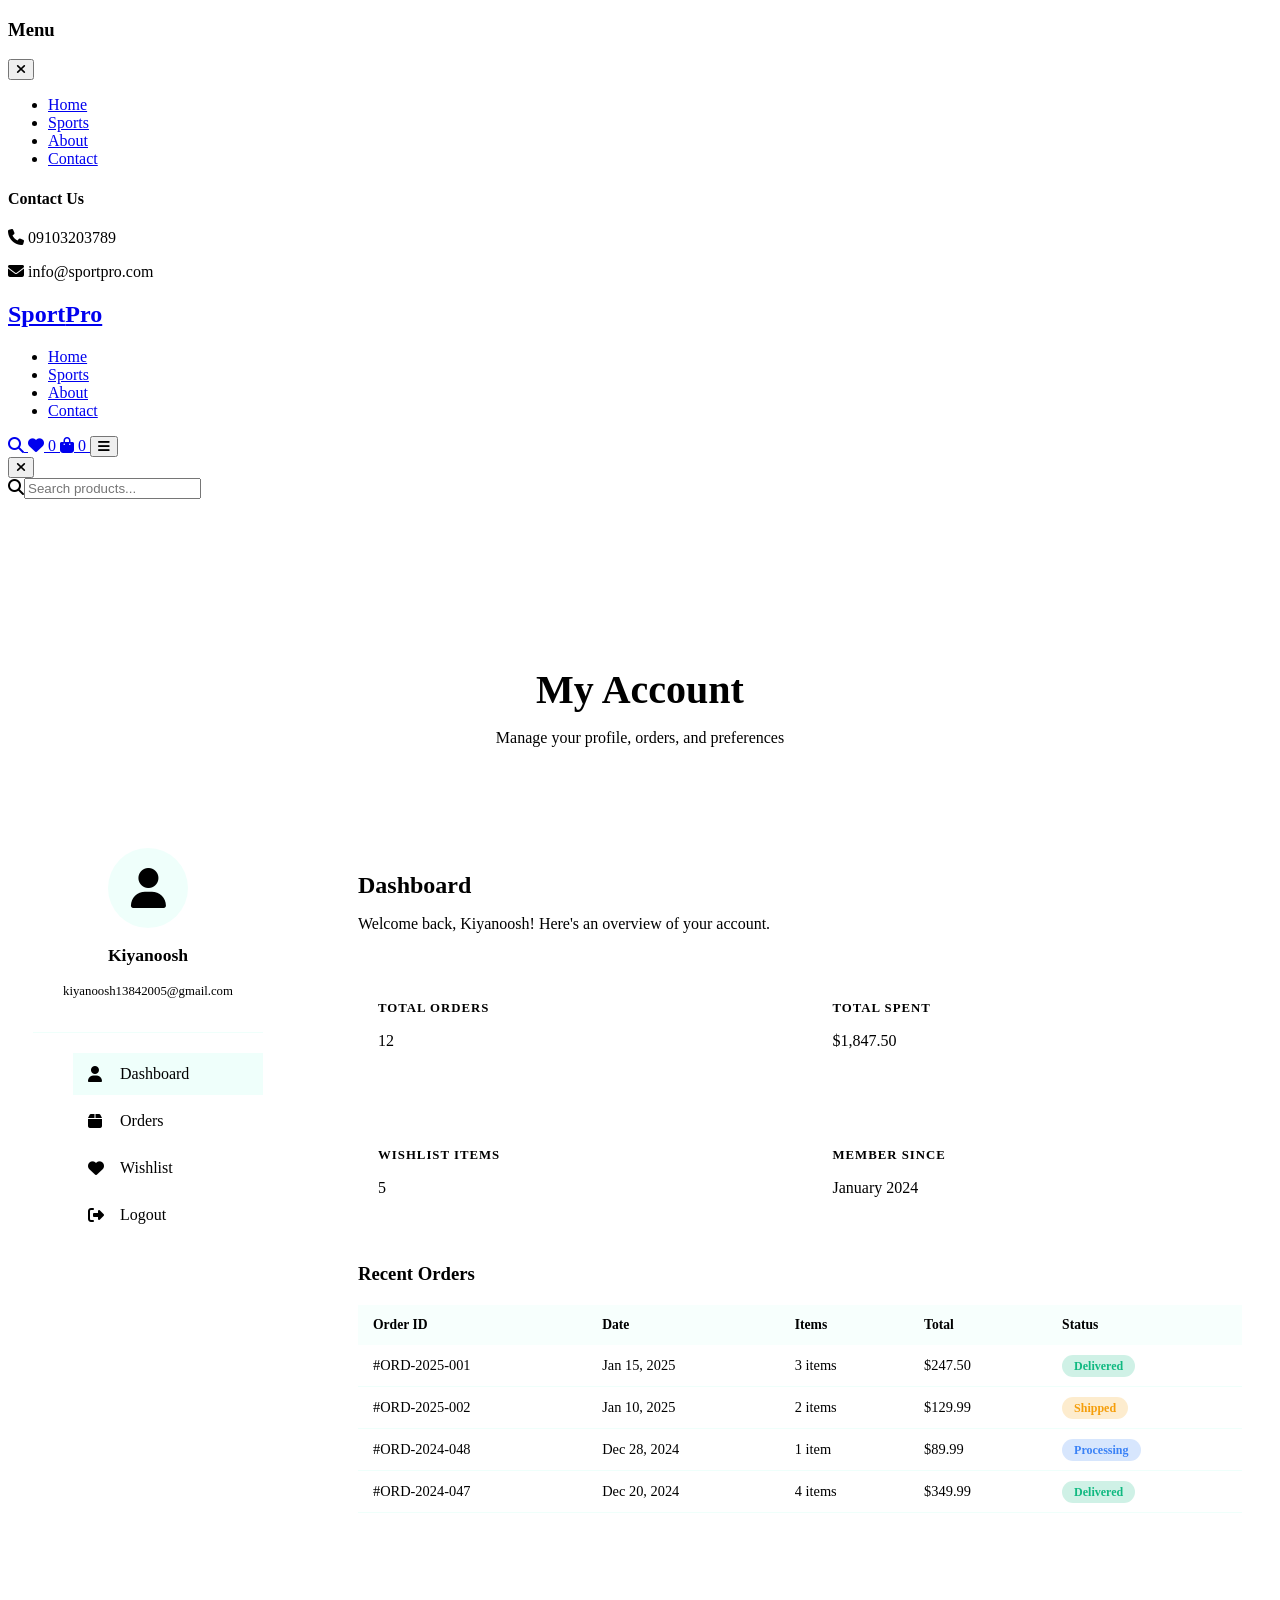
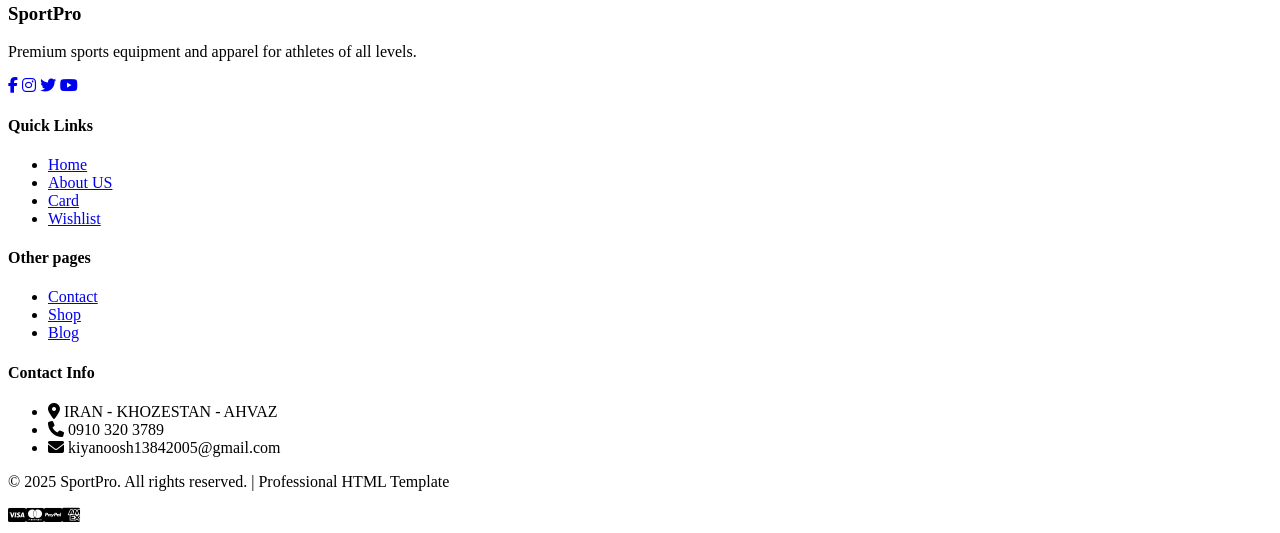
<file: template/pages/account.html>
<!DOCTYPE html>
<html lang="en">
<head>
    <meta charset="UTF-8">
    <meta name="viewport" content="width=device-width, initial-scale=1.0, user-scalable=yes">
    <title>My Account | SportPro</title>
    
    <link rel="stylesheet" href="https://cdnjs.cloudflare.com/ajax/libs/font-awesome/6.5.1/css/all.min.css">
    <link rel="stylesheet" href="D:\boot\sports-shop-template\template\css\variables.css">
    <link rel="stylesheet" href="D:\boot\sports-shop-template\template\css\main.css">
    <link rel="stylesheet" href="D:\boot\sports-shop-template\template\css\components.css">
    <link rel="stylesheet" href="D:\boot\sports-shop-template\template\css\responsive.css">
    
    <style>
        .account-header {
            text-align: center;
            margin-bottom: 40px;
            padding: 40px 0 20px;
        }
        .account-header h1 {
            font-size: 2.5rem;
            margin-bottom: 10px;
        }
        .account-header p {
            color: var(--text-gray);
        }
        
        .account-layout {
            display: grid;
            grid-template-columns: 280px 1fr;
            gap: 40px;
            margin-bottom: 60px;
        }
        
        /* سایدبار حساب */
        .account-sidebar {
            background: rgba(255,255,255,0.03);
            border-radius: var(--radius-lg);
            padding: 25px;
            height: fit-content;
            position: sticky;
            top: 100px;
        }
        .account-profile {
            text-align: center;
            padding-bottom: 20px;
            border-bottom: 1px solid rgba(100,255,218,0.1);
            margin-bottom: 20px;
        }
        .account-avatar {
            width: 80px;
            height: 80px;
            background: rgba(100,255,218,0.1);
            border-radius: 50%;
            display: flex;
            align-items: center;
            justify-content: center;
            margin: 0 auto 15px;
        }
        .account-avatar i {
            font-size: 2.5rem;
            color: var(--secondary);
        }
        .account-profile h3 {
            font-size: 1.1rem;
        }
        .account-profile p {
            color: var(--text-gray);
            font-size: 0.8rem;
        }
        
        .account-nav {
            list-style: none;
        }
        .account-nav li {
            margin-bottom: 5px;
        }
        .account-nav a {
            display: flex;
            align-items: center;
            gap: 12px;
            padding: 12px 15px;
            color: var(--text-gray);
            text-decoration: none;
            border-radius: var(--radius-md);
            transition: var(--transition-normal);
        }
        .account-nav a:hover {
            background: rgba(100,255,218,0.05);
            color: var(--text-light);
        }
        .account-nav a.active {
            background: rgba(100,255,218,0.1);
            color: var(--secondary);
        }
        .account-nav a i {
            width: 20px;
            color: var(--secondary);
        }
        
        /* محتوای اصلی */
        .account-content {
            background: rgba(255,255,255,0.03);
            border-radius: var(--radius-lg);
            padding: 30px;
        }
        .account-content h2 {
            font-size: 1.5rem;
            margin-bottom: 5px;
        }
        .account-content .subtitle {
            color: var(--text-gray);
            margin-bottom: 30px;
        }
        
        .info-grid {
            display: grid;
            grid-template-columns: 1fr 1fr;
            gap: 25px;
        }
        .info-card {
            background: rgba(255,255,255,0.03);
            border-radius: var(--radius-md);
            padding: 20px;
        }
        .info-card h4 {
            font-size: 0.8rem;
            color: var(--text-gray);
            text-transform: uppercase;
            letter-spacing: 1px;
            margin-bottom: 8px;
        }
        .info-card p {
            font-size: 1rem;
            color: var(--text-light);
        }
        
        .order-history {
            margin-top: 30px;
        }
        .order-history h3 {
            margin-bottom: 20px;
        }
        .order-table {
            width: 100%;
            border-collapse: collapse;
        }
        .order-table th {
            text-align: left;
            padding: 12px 15px;
            background: rgba(100,255,218,0.05);
            color: var(--secondary);
            font-weight: 600;
            font-size: 0.85rem;
        }
        .order-table td {
            padding: 12px 15px;
            border-bottom: 1px solid rgba(100,255,218,0.1);
            color: var(--text-gray);
            font-size: 0.9rem;
        }
        .order-status {
            padding: 4px 12px;
            border-radius: 30px;
            font-size: 0.75rem;
            font-weight: 600;
        }
        .order-status.delivered { background: rgba(16,185,129,0.2); color: #10B981; }
        .order-status.processing { background: rgba(59,130,246,0.2); color: #3B82F6; }
        .order-status.shipped { background: rgba(245,158,11,0.2); color: #F59E0B; }
        .order-status.cancelled { background: rgba(239,68,68,0.2); color: #EF4444; }
        
        @media (max-width: 992px) {
            .account-layout { grid-template-columns: 1fr; }
            .account-sidebar { position: static; }
        }
        @media (max-width: 576px) {
            .info-grid { grid-template-columns: 1fr; }
            .order-table { overflow-x: auto; display: block; }
        }
    </style>
</head>
<body>

<div id="sidebar" class="sidebar">
    <div class="sidebar-header"><h3>Menu</h3><button id="closeSidebar" class="close-sidebar"><i class="fas fa-times"></i></button></div>
    <nav class="sidebar-nav"><ul><li><a href="index.html">Home</a></li><li><a href="shop.html">Sports</a></li><li><a href="about.html">About</a></li><li><a href="contact.html">Contact</a></li></ul></nav>
    <div class="sidebar-contact"><h4>Contact Us</h4><p><i class="fas fa-phone"></i> 09103203789</p><p><i class="fas fa-envelope"></i> info@sportpro.com</p></div>
</div>
<div id="overlay" class="overlay"></div>

<header class="main-header">
    <div class="container">
        <div class="header-wrapper">
            <div class="logo"><a href="index.html"><h2>Sport<span>Pro</span></h2></a></div>
            <nav class="desktop-nav"><ul><li><a href="index.html">Home</a></li><li><a href="shop.html">Sports</a></li><li><a href="about.html">About</a></li><li><a href="contact.html">Contact</a></li></ul></nav>
            <div class="header-icons">
                <a href="#" class="icon-btn" id="searchBtn">
                    <i class="fas fa-search"></i>
                </a>
                <a href="wishlist.html" class="icon-btn" style="position: relative;">
                    <i class="fas fa-heart"></i>
                    <span class="wishlist-count">0</span>
                </a>
                <a href="cart.html" class="icon-btn" style="position: relative;">
                    <i class="fas fa-shopping-bag"></i>
                    <span class="cart-count">0</span>
                </a>
                <button id="openSidebar" class="icon-btn menu-btn">
                    <i class="fas fa-bars"></i>
                </button>
            </div>
        </div>
    </div>
</header>

<div id="searchModal" class="search-modal"><div class="search-modal-content"><button id="closeSearch" class="close-search"><i class="fas fa-times"></i></button><div class="search-container"><i class="fas fa-search search-icon"></i><input type="text" placeholder="Search products..." id="searchInput"></div><div class="search-results" id="searchResults"></div></div></div>

<main style="margin-top: 100px;">
    <div class="container">
        <div class="account-header">
            <h1>My Account</h1>
            <p>Manage your profile, orders, and preferences</p>
        </div>
        
        <div class="account-layout">
            <aside class="account-sidebar">
                <div class="account-profile">
                    <div class="account-avatar"><i class="fas fa-user"></i></div>
                    <h3>Kiyanoosh</h3>
                    <p>kiyanoosh13842005@gmail.com</p>
                </div>
                <ul class="account-nav">
                    <li><a href="account.html" class="active"><i class="fas fa-user"></i> Dashboard</a></li>
                    <li><a href="cart.html"><i class="fas fa-box"></i> Orders</a></li>
                    <li><a href="wishlist.html"><i class="fas fa-heart"></i> Wishlist</a></li>
                    <li><a href="index.html"><i class="fas fa-sign-out-alt"></i> Logout</a></li>
                </ul>
            </aside>
            
            <div class="account-content">
                <h2>Dashboard</h2>
                <p class="subtitle">Welcome back, Kiyanoosh! Here's an overview of your account.</p>
                
                <div class="info-grid">
                    <div class="info-card">
                        <h4>Total Orders</h4>
                        <p>12</p>
                    </div>
                    <div class="info-card">
                        <h4>Total Spent</h4>
                        <p>$1,847.50</p>
                    </div>
                    <div class="info-card">
                        <h4>Wishlist Items</h4>
                        <p>5</p>
                    </div>
                    <div class="info-card">
                        <h4>Member Since</h4>
                        <p>January 2024</p>
                    </div>
                </div>
                
                <div class="order-history">
                    <h3>Recent Orders</h3>
                    <table class="order-table">
                        <thead><tr><th>Order ID</th><th>Date</th><th>Items</th><th>Total</th><th>Status</th></tr></thead>
                        <tbody>
                            <tr><td>#ORD-2025-001</td><td>Jan 15, 2025</td><td>3 items</td><td>$247.50</td><td><span class="order-status delivered">Delivered</span></td></tr>
                            <tr><td>#ORD-2025-002</td><td>Jan 10, 2025</td><td>2 items</td><td>$129.99</td><td><span class="order-status shipped">Shipped</span></td></tr>
                            <tr><td>#ORD-2024-048</td><td>Dec 28, 2024</td><td>1 item</td><td>$89.99</td><td><span class="order-status processing">Processing</span></td></tr>
                            <tr><td>#ORD-2024-047</td><td>Dec 20, 2024</td><td>4 items</td><td>$349.99</td><td><span class="order-status delivered">Delivered</span></td></tr>
                        </tbody>
                    </table>
                </div>
            </div>
        </div>
    </div>
</main>

<footer class="main-footer">
    <div class="container">
        <div class="footer-grid">
            <div class="footer-col">
                <h3>Sport<span>Pro</span></h3>
                <p>Premium sports equipment and apparel for athletes of all levels.</p>
                <div class="social-links">
                    <a href="#"><i class="fab fa-facebook-f"></i></a>
                    <a href="#"><i class="fab fa-instagram"></i></a>
                    <a href="#"><i class="fab fa-twitter"></i></a>
                    <a href="#"><i class="fab fa-youtube"></i></a>
                </div>
            </div>
            
            <div class="footer-col">
                <h4>Quick Links</h4>
                <ul>
                    <li><a href="D:\boot\sports-shop-template\template\pages\home.html">Home</a></li>
                    <li><a href="D:\boot\sports-shop-template\template\pages\about.html">About US</a></li>
                    <li><a href="D:\boot\sports-shop-template\template\pages\cart.html">Card</a></li>
                    <li><a href="D:\boot\sports-shop-template\template\pages\wishlist.html">Wishlist</a></li>
                </ul>
            </div>
            
            <div class="footer-col">
                <h4>Other pages</h4>
                <ul>
                    <li><a href="D:\boot\sports-shop-template\template\pages\contact.html">Contact</a></li>
                    <li><a href="D:\boot\sports-shop-template\template\pages\shop.html">Shop</a></li>
                    <li><a href="D:\boot\sports-shop-template\template\pages\blog.html">Blog</a></li>

                </ul>
            </div>
            
            <div class="footer-col">
                <h4>Contact Info</h4>
                <ul class="contact-info">
                    <li><i class="fas fa-map-marker-alt"></i> IRAN - KHOZESTAN - AHVAZ</li>
                    <li><i class="fas fa-phone"></i> 0910 320 3789</li>
                    <li><i class="fas fa-envelope"></i> kiyanoosh13842005@gmail.com</li>
                </ul>
            </div>
        </div>
        <div class="footer-bottom"><p>&copy; 2025 SportPro. All rights reserved. | Professional HTML Template</p><div class="payment-methods"><i class="fab fa-cc-visa"></i><i class="fab fa-cc-mastercard"></i><i class="fab fa-cc-paypal"></i><i class="fab fa-cc-amex"></i></div></div>
    </div>
</footer>

<script src="D:\boot\sports-shop-template\template\js\main.js"></script>
<script src="D:\boot\sports-shop-template\template\js\cart.js"></script>
</body>
</html>
</file>
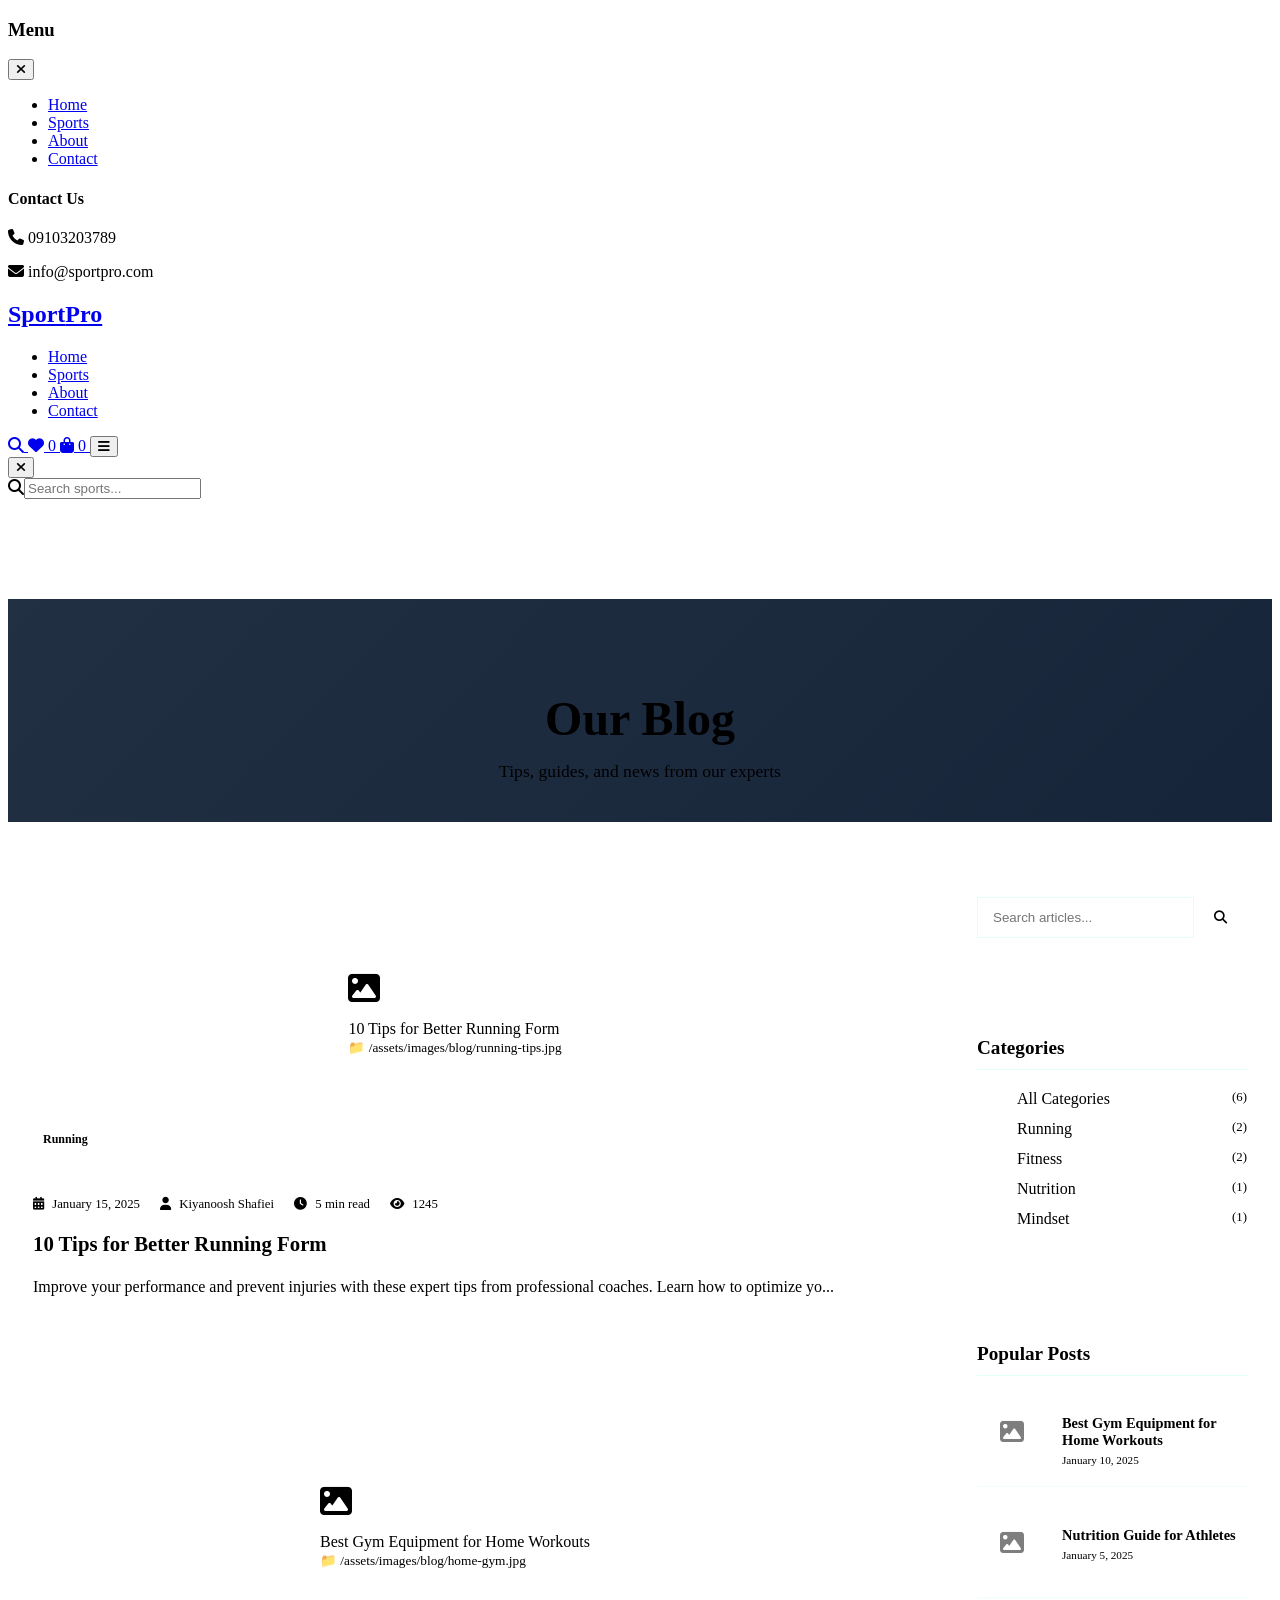
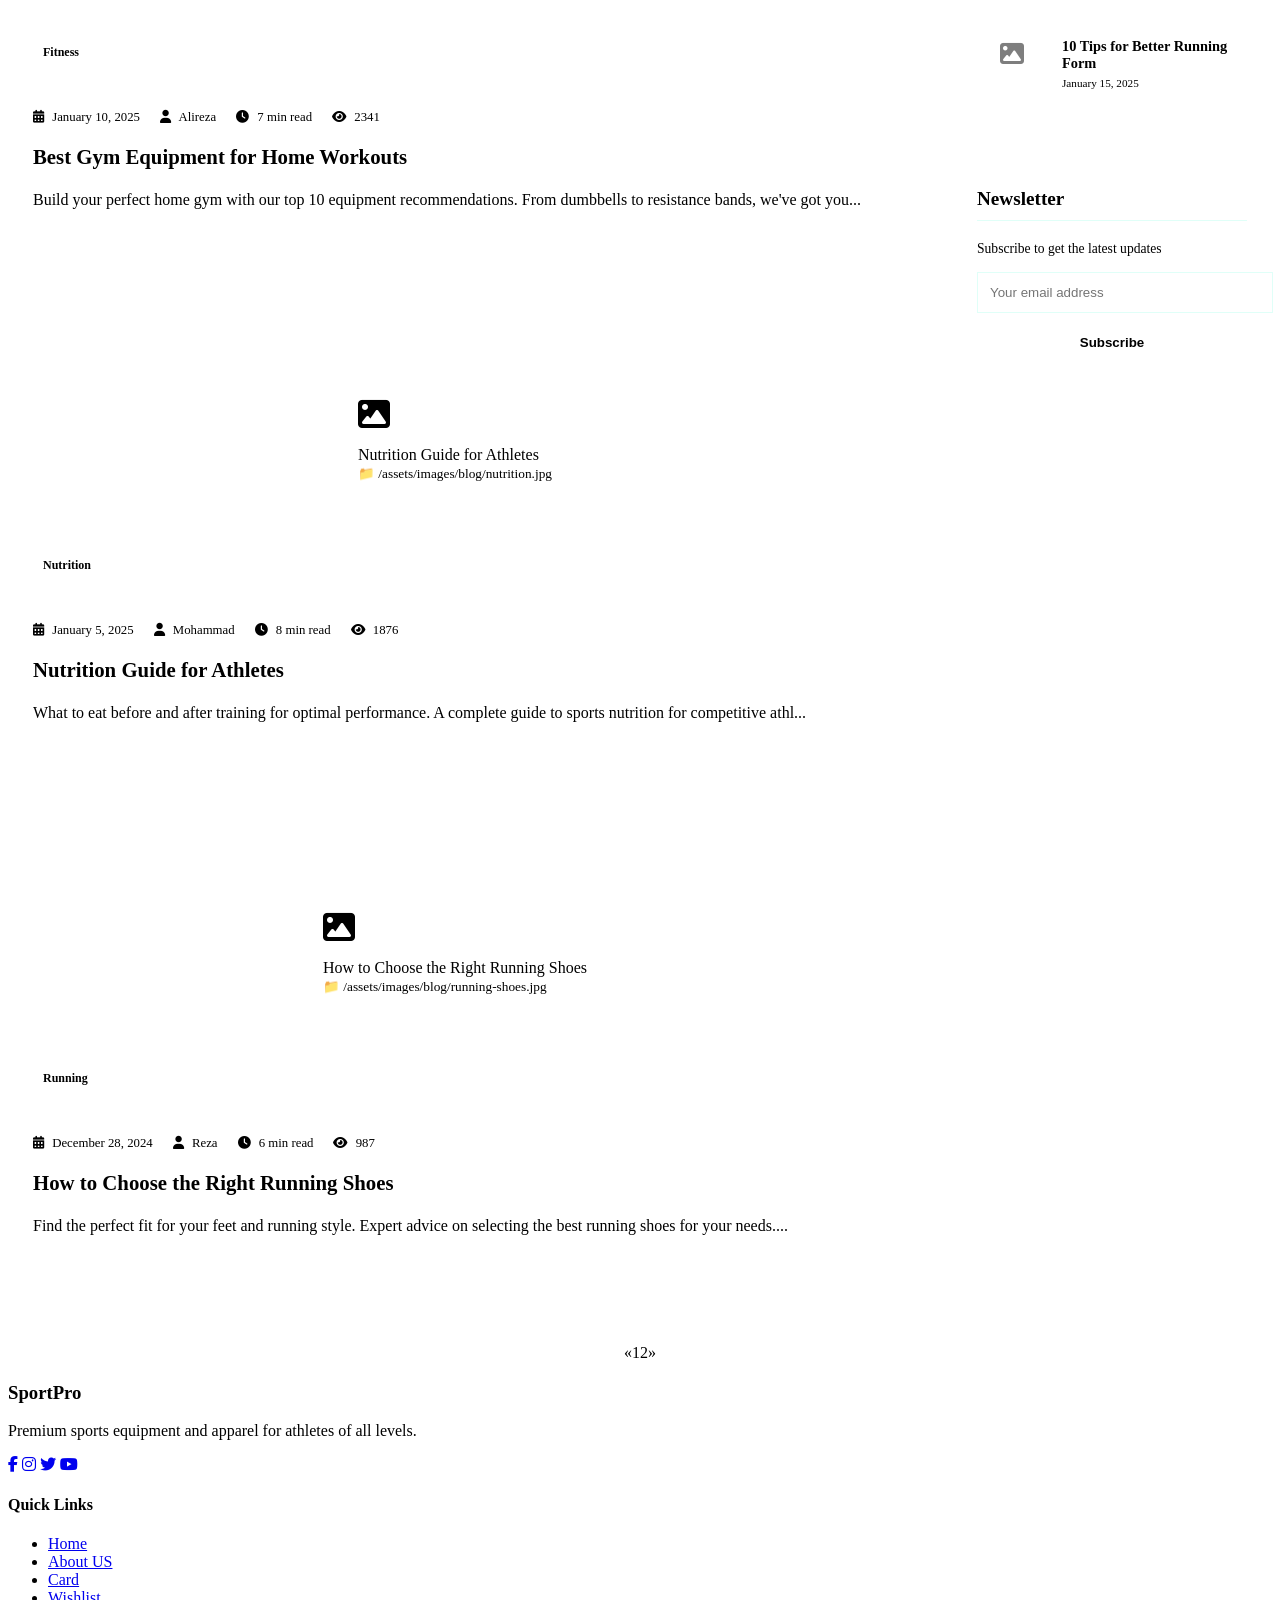
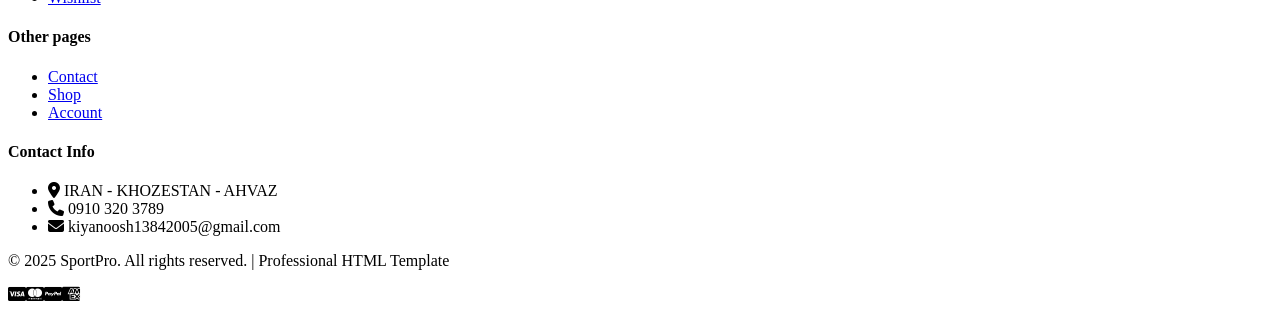
<file: template/pages/blog.html>
<!DOCTYPE html>
<html lang="en">
<head>
    <meta charset="UTF-8">
    <meta name="viewport" content="width=device-width, initial-scale=1.0, user-scalable=yes">
    <title>Blog | SportPro</title>
    
    <link rel="stylesheet" href="https://cdnjs.cloudflare.com/ajax/libs/font-awesome/6.5.1/css/all.min.css">
    <link rel="stylesheet" href="D:\boot\sports-shop-template\template\css\variables.css">
    <link rel="stylesheet" href="D:\boot\sports-shop-template\template\css\main.css">
    <link rel="stylesheet" href="D:\boot\sports-shop-template\template\css\components.css">
    <link rel="stylesheet" href="D:\boot\sports-shop-template\template\css\responsive.css">
    
    <style>
        .blog-header {
            text-align: center;
            margin-bottom: 50px;
            padding: 60px 0 40px;
            background: linear-gradient(135deg, rgba(10,25,47,0.9) 0%, rgba(10,25,47,0.95) 100%);
            border-radius: var(--radius-lg);
        }
        .blog-header h1 {
            font-size: 3rem;
            margin-bottom: 15px;
        }
        .blog-header p {
            color: var(--text-gray);
            font-size: 1.1rem;
            max-width: 600px;
            margin: 0 auto;
        }
        
       
        .blog-layout {
            display: grid;
            grid-template-columns: 1fr 320px;
            gap: 50px;
            margin-bottom: 60px;
        }
        
       
        .posts-grid {
            display: flex;
            flex-direction: column;
            gap: 40px;
        }
        .post-card {
            background: rgba(255,255,255,0.03);
            border-radius: var(--radius-lg);
            overflow: hidden;
            transition: var(--transition-normal);
            display: flex;
            flex-direction: column;
        }
        .post-card:hover {
            transform: translateY(-5px);
            background: rgba(100,255,218,0.05);
        }
        .post-image {
            height: 300px;
            overflow: hidden;
            position: relative;
        }
        .post-image .image-placeholder {
            width: 100%;
            height: 100%;
            display: flex;
            align-items: center;
            justify-content: center;
            background: linear-gradient(135deg, var(--bg-dark) 0%, var(--bg-medium) 100%);
        }
        .post-category {
            position: absolute;
            bottom: 20px;
            left: 20px;
            background: var(--secondary);
            color: var(--primary-dark);
            padding: 5px 15px;
            border-radius: 30px;
            font-size: 0.75rem;
            font-weight: 600;
            z-index: 2;
        }
        .post-content {
            padding: 25px;
        }
        .post-meta {
            display: flex;
            gap: 20px;
            margin-bottom: 15px;
            color: var(--text-gray);
            font-size: 0.8rem;
        }
        .post-meta i {
            margin-right: 5px;
            color: var(--secondary);
        }
        .post-title {
            font-size: 1.3rem;
            margin-bottom: 15px;
            line-height: 1.4;
        }
        .post-title a {
            color: var(--text-white);
            text-decoration: none;
            transition: var(--transition-normal);
        }
        .post-title a:hover {
            color: var(--secondary);
        }
        .post-excerpt {
            color: var(--text-gray);
            line-height: 1.6;
            margin-bottom: 20px;
        }
        .read-more {
            color: var(--secondary);
            text-decoration: none;
            font-weight: 500;
            display: inline-flex;
            align-items: center;
            gap: 8px;
            transition: var(--transition-normal);
        }
        .read-more:hover {
            gap: 12px;
        }
        
       
        .blog-sidebar {
            display: flex;
            flex-direction: column;
            gap: 30px;
        }
        .sidebar-widget {
            background: rgba(255,255,255,0.03);
            border-radius: var(--radius-lg);
            padding: 25px;
        }
        .sidebar-widget h3 {
            font-size: 1.2rem;
            margin-bottom: 20px;
            padding-bottom: 10px;
            border-bottom: 1px solid rgba(100,255,218,0.2);
        }
        
       
        .search-widget {
            display: flex;
        }
        .search-widget input {
            flex: 1;
            padding: 12px 15px;
            background: rgba(255,255,255,0.05);
            border: 1px solid rgba(100,255,218,0.2);
            border-radius: var(--radius-md) 0 0 var(--radius-md);
            color: var(--text-light);
        }
        .search-widget button {
            background: var(--secondary);
            border: none;
            padding: 0 20px;
            border-radius: 0 var(--radius-md) var(--radius-md) 0;
            cursor: pointer;
            color: var(--primary-dark);
        }
        
       
        .category-list {
            list-style: none;
        }
        .category-list li {
            margin-bottom: 12px;
        }
        .category-list a {
            color: var(--text-gray);
            text-decoration: none;
            transition: var(--transition-normal);
            display: flex;
            justify-content: space-between;
        }
        .category-list a:hover {
            color: var(--secondary);
        }
        .category-count {
            color: var(--secondary);
            font-size: 0.8rem;
        }
        
      
        .popular-post {
            display: flex;
            gap: 15px;
            margin-bottom: 20px;
            padding-bottom: 20px;
            border-bottom: 1px solid rgba(100,255,218,0.1);
        }
        .popular-post:last-child {
            border-bottom: none;
            margin-bottom: 0;
            padding-bottom: 0;
        }
        .popular-post-img {
            width: 70px;
            height: 70px;
            background: rgba(255,255,255,0.05);
            border-radius: var(--radius-md);
            display: flex;
            align-items: center;
            justify-content: center;
            flex-shrink: 0;
        }
        .popular-post-img i {
            font-size: 1.5rem;
            color: var(--text-gray);
            opacity: 0.5;
        }
        .popular-post-info h4 {
            font-size: 0.9rem;
            margin-bottom: 5px;
        }
        .popular-post-info h4 a {
            color: var(--text-white);
            text-decoration: none;
        }
        .popular-post-info h4 a:hover {
            color: var(--secondary);
        }
        .popular-post-info .post-date {
            color: var(--text-gray);
            font-size: 0.7rem;
        }
        
       
        .newsletter-widget p {
            color: var(--text-gray);
            font-size: 0.85rem;
            margin-bottom: 15px;
        }
        .newsletter-widget input {
            width: 100%;
            padding: 12px;
            background: rgba(255,255,255,0.05);
            border: 1px solid rgba(100,255,218,0.2);
            border-radius: var(--radius-md);
            color: var(--text-light);
            margin-bottom: 10px;
        }
        .newsletter-widget button {
            width: 100%;
            background: var(--secondary);
            color: var(--primary-dark);
            border: none;
            padding: 12px;
            border-radius: var(--radius-full);
            font-weight: 600;
            cursor: pointer;
        }
        
    
        .pagination-wrapper {
            margin-top: 40px;
            margin-bottom: 20px;
        }
        .pagination {
            display: flex;
            justify-content: center;
            gap: var(--spacing-sm);
        }
        .pagination a {
            padding: var(--spacing-sm) var(--spacing-md);
            background: rgba(255,255,255,0.05);
            color: var(--text-light);
            text-decoration: none;
            border-radius: var(--radius-md);
            transition: var(--transition-normal);
        }
        .pagination a:hover,
        .pagination a.active {
            background: var(--secondary);
            color: var(--primary-dark);
        }
        
        @media (max-width: 992px) {
            .blog-layout { grid-template-columns: 1fr; }
            .blog-sidebar { order: 2; }
        }
        
        @media (max-width: 576px) {
            .post-image { height: 200px; }
            .post-meta { flex-wrap: wrap; gap: 10px; }
            .post-title { font-size: 1.1rem; }
        }
    </style>
</head>
<body>

<div id="sidebar" class="sidebar">
    <div class="sidebar-header"><h3>Menu</h3><button id="closeSidebar" class="close-sidebar"><i class="fas fa-times"></i></button></div>
    <nav class="sidebar-nav"><ul><li><a href="index.html">Home</a></li><li><a href="shop.html">Sports</a></li><li><a href="about.html">About</a></li><li><a href="contact.html">Contact</a></li></ul></nav>
    <div class="sidebar-contact"><h4>Contact Us</h4><p><i class="fas fa-phone"></i> 09103203789</p><p><i class="fas fa-envelope"></i> info@sportpro.com</p></div>
</div>
<div id="overlay" class="overlay"></div>

<header class="main-header">
    <div class="container">
        <div class="header-wrapper">
            <div class="logo"><a href="index.html"><h2>Sport<span>Pro</span></h2></a></div>
            <nav class="desktop-nav"><ul><li><a href="index.html">Home</a></li><li><a href="shop.html">Sports</a></li><li><a href="about.html">About</a></li><li><a href="contact.html">Contact</a></li></ul></nav>
            <div class="header-icons">
                <a href="#" class="icon-btn" id="searchBtn">
                    <i class="fas fa-search"></i>
                </a>
                <a href="wishlist.html" class="icon-btn" style="position: relative;">
                    <i class="fas fa-heart"></i>
                    <span class="wishlist-count">0</span>
                </a>
                <a href="cart.html" class="icon-btn" style="position: relative;">
                    <i class="fas fa-shopping-bag"></i>
                    <span class="cart-count">0</span>
                </a>
                <button id="openSidebar" class="icon-btn menu-btn">
                    <i class="fas fa-bars"></i>
                </button>
            </div>
        </div>
    </div>
</header>

<div id="searchModal" class="search-modal"><div class="search-modal-content"><button id="closeSearch" class="close-search"><i class="fas fa-times"></i></button><div class="search-container"><i class="fas fa-search search-icon"></i><input type="text" placeholder="Search sports..." id="searchInput"></div><div class="search-results" id="searchResults"></div></div></div>

<main style="margin-top: 100px;">
    <div class="container">
        <div class="blog-header">
            <h1>Our Blog</h1>
            <p>Tips, guides, and news from our experts</p>
        </div>
        
        <div class="blog-layout">
            <div class="posts-grid" id="postsGrid">
              
            </div>
            
            <div class="blog-sidebar">
                <div class="sidebar-widget search-widget">
                    <input type="text" placeholder="Search articles..." id="blogSearch">
                    <button><i class="fas fa-search"></i></button>
                </div>
                
                <div class="sidebar-widget">
                    <h3>Categories</h3>
                    <ul class="category-list" id="categoryList"></ul>
                </div>
                
                <div class="sidebar-widget">
                    <h3>Popular Posts</h3>
                    <div id="popularPosts"></div>
                </div>
                
                <div class="sidebar-widget newsletter-widget">
                    <h3>Newsletter</h3>
                    <p>Subscribe to get the latest updates</p>
                    <input type="email" placeholder="Your email address" id="newsletterEmail">
                    <button id="newsletterSubscribe">Subscribe</button>
                </div>
            </div>
        </div>
        
        <div class="pagination-wrapper" id="paginationWrapper">
            <div class="pagination" id="pagination"></div>
        </div>
    </div>
</main>

<footer class="main-footer">
    <div class="container">
        <div class="footer-grid">
            <div class="footer-col">
                <h3>Sport<span>Pro</span></h3>
                <p>Premium sports equipment and apparel for athletes of all levels.</p>
                <div class="social-links">
                    <a href="#"><i class="fab fa-facebook-f"></i></a>
                    <a href="#"><i class="fab fa-instagram"></i></a>
                    <a href="#"><i class="fab fa-twitter"></i></a>
                    <a href="#"><i class="fab fa-youtube"></i></a>
                </div>
            </div>
            
            <div class="footer-col">
                <h4>Quick Links</h4>
                <ul>
                    <li><a href="D:\boot\sports-shop-template\template\pages\home.html">Home</a></li>
                    <li><a href="D:\boot\sports-shop-template\template\pages\about.html">About US</a></li>
                    <li><a href="D:\boot\sports-shop-template\template\pages\cart.html">Card</a></li>
                    <li><a href="D:\boot\sports-shop-template\template\pages\wishlist.html">Wishlist</a></li>
                </ul>
            </div>
            
            <div class="footer-col">
                <h4>Other pages</h4>
                <ul>
                    <li><a href="D:\boot\sports-shop-template\template\pages\contact.html">Contact</a></li>
                    <li><a href="D:\boot\sports-shop-template\template\pages\shop.html">Shop</a></li>
                    <li><a href="D:\boot\sports-shop-template\template\pages\account.html">Account</a></li>

                </ul>
            </div>
            
            <div class="footer-col">
                <h4>Contact Info</h4>
                <ul class="contact-info">
                    <li><i class="fas fa-map-marker-alt"></i> IRAN - KHOZESTAN - AHVAZ</li>
                    <li><i class="fas fa-phone"></i> 0910 320 3789</li>
                    <li><i class="fas fa-envelope"></i> kiyanoosh13842005@gmail.com</li>
                </ul>
            </div>
        </div>
        <div class="footer-bottom"><p>&copy; 2025 SportPro. All rights reserved. | Professional HTML Template</p><div class="payment-methods"><i class="fab fa-cc-visa"></i><i class="fab fa-cc-mastercard"></i><i class="fab fa-cc-paypal"></i><i class="fab fa-cc-amex"></i></div></div>
    </div>
</footer>

<script src="D:\boot\sports-shop-template\template\js\main.js"></script>
<script src="D:\boot\sports-shop-template\template\js\cart.js"></script>

<script>
    const posts = [
        {
            id: 1,
            title: "10 Tips for Better Running Form",
            excerpt: "Improve your performance and prevent injuries with these expert tips from professional coaches. Learn how to optimize your running technique.",
            category: "Running",
            categorySlug: "running",
            date: "January 15, 2025",
            author: "Kiyanoosh Shafiei",
            readTime: "5 min read",
            views: 1245,
            image: "running-tips"
        },
        {
            id: 2,
            title: "Best Gym Equipment for Home Workouts",
            excerpt: "Build your perfect home gym with our top 10 equipment recommendations. From dumbbells to resistance bands, we've got you covered.",
            category: "Fitness",
            categorySlug: "fitness",
            date: "January 10, 2025",
            author: "Alireza",
            readTime: "7 min read",
            views: 2341,
            image: "home-gym"
        },
        {
            id: 3,
            title: "Nutrition Guide for Athletes",
            excerpt: "What to eat before and after training for optimal performance. A complete guide to sports nutrition for competitive athletes.",
            category: "Nutrition",
            categorySlug: "nutrition",
            date: "January 5, 2025",
            author: "Mohammad",
            readTime: "8 min read",
            views: 1876,
            image: "nutrition"
        },
        {
            id: 4,
            title: "How to Choose the Right Running Shoes",
            excerpt: "Find the perfect fit for your feet and running style. Expert advice on selecting the best running shoes for your needs.",
            category: "Running",
            categorySlug: "running",
            date: "December 28, 2024",
            author: "Reza",
            readTime: "6 min read",
            views: 987,
            image: "running-shoes"
        },
        {
            id: 5,
            title: "Recovery Techniques for Peak Performance",
            excerpt: "Learn the best recovery methods to bounce back faster and train harder. From stretching to foam rolling.",
            category: "Fitness",
            categorySlug: "fitness",
            date: "December 20, 2024",
            author: "Ali",
            readTime: "4 min read",
            views: 654,
            image: "recovery"
        },
        {
            id: 6,
            title: "Mental Preparation for Competition",
            excerpt: "Get in the right mindset before your next game or race. Tips from sports psychologists on mental toughness.",
            category: "Mindset",
            categorySlug: "mindset",
            date: "December 15, 2024",
            author: "Hossien",
            readTime: "5 min read",
            views: 1123,
            image: "mental"
        }
    ];
    
    
    const categories = [
        { name: "Running", slug: "running", count: 2 },
        { name: "Fitness", slug: "fitness", count: 2 },
        { name: "Nutrition", slug: "nutrition", count: 1 },
        { name: "Mindset", slug: "mindset", count: 1 }
    ];
    
    let currentCategory = "all";
    let currentPage = 1;
    const postsPerPage = 4;
   
    function filterPosts() {
        if (currentCategory === "all") return posts;
        return posts.filter(post => post.categorySlug === currentCategory);
    }
    
    
    function searchPosts(query) {
        if (!query) return filterPosts();
        return filterPosts().filter(post => 
            post.title.toLowerCase().includes(query.toLowerCase()) ||
            post.excerpt.toLowerCase().includes(query.toLowerCase())
        );
    }
    
    
    function renderPosts() {
        const searchQuery = document.getElementById('blogSearch')?.value || '';
        let filtered = searchPosts(searchQuery);
        const totalPages = Math.ceil(filtered.length / postsPerPage);
        const start = (currentPage - 1) * postsPerPage;
        const paginated = filtered.slice(start, start + postsPerPage);
        
        const grid = document.getElementById('postsGrid');
        grid.innerHTML = paginated.map(post => `
            <article class="post-card">
                <div class="post-image">
                    <div class="image-placeholder">
                        <div class="placeholder-content">
                            <i class="fas fa-image fa-2x"></i>
                            <p>${post.title}<br><small>📁 /assets/images/blog/${post.image}.jpg</small></p>
                        </div>
                    </div>
                    <span class="post-category">${post.category}</span>
                </div>
                <div class="post-content">
                    <div class="post-meta">
                        <span><i class="fas fa-calendar-alt"></i> ${post.date}</span>
                        <span><i class="fas fa-user"></i> ${post.author}</span>
                        <span><i class="fas fa-clock"></i> ${post.readTime}</span>
                        <span><i class="fas fa-eye"></i> ${post.views}</span>
                    </div>
                    <h2 class="post-title"><a href="single-post.html?id=${post.id}">${post.title}</a></h2>
                    <p class="post-excerpt">${post.excerpt.substring(0, 120)}...</p>
                    
                </div>
            </article>
        `).join('');
        
        if (paginated.length === 0) {
            grid.innerHTML = `<div class="no-products" style="grid-column:1/-1; text-align:center; padding:60px;"><i class="fas fa-search fa-3x"></i><h3>No posts found</h3><p>Try searching with different keywords</p></div>`;
        }
        
        renderPagination(totalPages);
    }
    
    function renderPagination(totalPages) {
        const pagination = document.getElementById('pagination');
        if (totalPages <= 1) { pagination.innerHTML = ''; return; }
        let html = `<a href="#" data-page="${currentPage - 1}" class="${currentPage === 1 ? 'disabled' : ''}">«</a>`;
        for (let i = 1; i <= Math.min(totalPages, 5); i++) {
            html += `<a href="#" data-page="${i}" class="${currentPage === i ? 'active' : ''}">${i}</a>`;
        }
        if (totalPages > 5) html += `<span>...</span><a href="#" data-page="${totalPages}">${totalPages}</a>`;
        html += `<a href="#" data-page="${currentPage + 1}" class="${currentPage === totalPages ? 'disabled' : ''}">»</a>`;
        pagination.innerHTML = html;
        
        pagination.querySelectorAll("a[data-page]").forEach(link => {
            link.addEventListener("click", (e) => {
                e.preventDefault();
                let page = parseInt(link.dataset.page);
                if (page >= 1 && page <= totalPages) {
                    currentPage = page;
                    renderPosts();
                }
            });
        });
    }
    
   
    function renderCategories() {
        const categoryList = document.getElementById('categoryList');
        const allCount = posts.length;
        categoryList.innerHTML = `
            <li><a href="#" data-category="all">All Categories <span class="category-count">(${allCount})</span></a></li>
            ${categories.map(cat => `
                <li><a href="#" data-category="${cat.slug}">${cat.name} <span class="category-count">(${cat.count})</span></a></li>
            `).join('')}
        `;
        
        categoryList.querySelectorAll('a').forEach(link => {
            link.addEventListener('click', (e) => {
                e.preventDefault();
                currentCategory = link.dataset.category;
                currentPage = 1;
                renderPosts();
                categoryList.querySelectorAll('a').forEach(a => a.style.color = '');
                link.style.color = 'var(--secondary)';
            });
        });
    }
    
  
    function renderPopularPosts() {
        const popularContainer = document.getElementById('popularPosts');
        const sorted = [...posts].sort((a, b) => b.views - a.views).slice(0, 3);
        popularContainer.innerHTML = sorted.map(post => `
            <div class="popular-post">
                <div class="popular-post-img"><i class="fas fa-image"></i></div>
                <div class="popular-post-info">
                    <h4><a href="single-post.html?id=${post.id}">${post.title}</a></h4>
                    <div class="post-date">${post.date}</div>
                </div>
            </div>
        `).join('');
    }
    
    
    const subscribeBtn = document.getElementById('newsletterSubscribe');
    if (subscribeBtn) {
        subscribeBtn.addEventListener('click', () => {
            const email = document.getElementById('newsletterEmail').value;
            if (email && email.includes('@')) {
                alert(`Thank you for subscribing! ${email}`);
                document.getElementById('newsletterEmail').value = '';
            } else {
                alert('Please enter a valid email address');
            }
        });
    }
    
    
    const blogSearch = document.getElementById('blogSearch');
    if (blogSearch) {
        blogSearch.addEventListener('input', () => {
            currentPage = 1;
            renderPosts();
        });
    }
    
    renderCategories();
    renderPopularPosts();
    renderPosts();
</script>
</body>
</html>
</file>
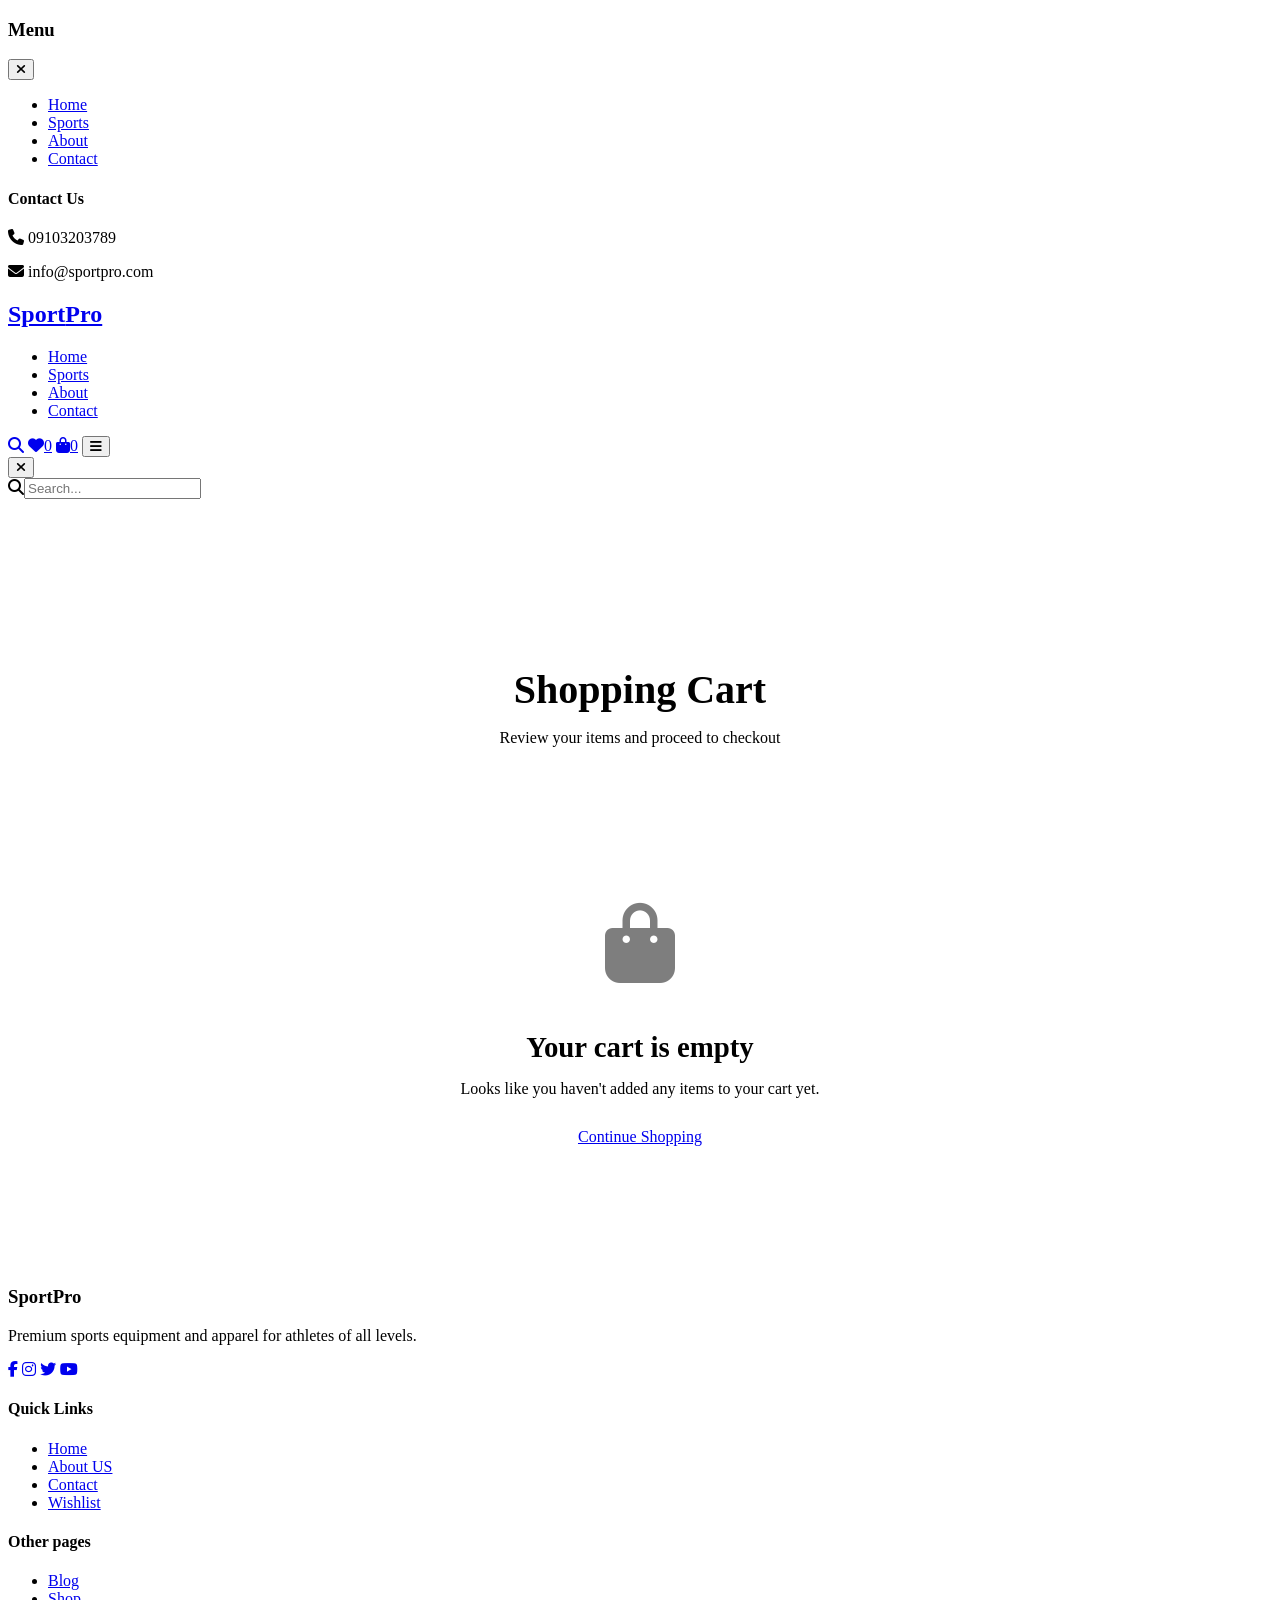
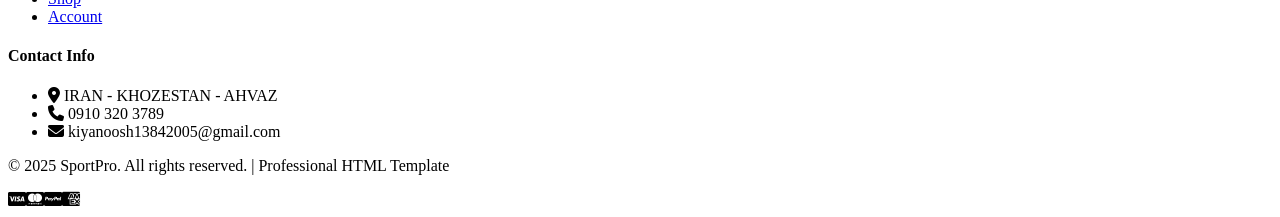
<file: template/pages/cart.html>
<!DOCTYPE html>
<html lang="en">
<head>
    <meta charset="UTF-8">
    <meta name="viewport" content="width=device-width, initial-scale=1.0">
    <title>Shopping Cart | SportPro</title>
    <link rel="stylesheet" href="https://cdnjs.cloudflare.com/ajax/libs/font-awesome/6.5.1/css/all.min.css">
    <link rel="stylesheet" href="D:\boot\sports-shop-template\template\css\variables.css">
    <link rel="stylesheet" href="D:\boot\sports-shop-template\template\css\main.css">
    <link rel="stylesheet" href="D:\boot\sports-shop-template\template\css\responsive.css">
    <style>
        .cart-header { text-align: center; margin-bottom: 40px; padding: 40px 0 20px; }
        .cart-header h1 { font-size: 2.5rem; margin-bottom: 10px; }
        .cart-header p { color: var(--text-gray); }
        .cart-layout { display: grid; grid-template-columns: 1fr 350px; gap: 40px; margin-bottom: 60px; }
        .cart-table { background: rgba(255,255,255,0.03); border-radius: var(--radius-lg); overflow: hidden; }
        .cart-table table { width: 100%; border-collapse: collapse; }
        .cart-table th { text-align: left; padding: 18px 20px; background: rgba(100,255,218,0.05); color: var(--secondary); font-weight: 600; }
        .cart-table td { padding: 20px; border-bottom: 1px solid rgba(100,255,218,0.1); vertical-align: middle; }
        .cart-product-info h4 { margin-bottom: 5px; }
        .cart-product-info h4 a { color: var(--text-white); text-decoration: none; }
        .cart-product-info .cart-product-category { color: var(--text-gray); font-size: 0.8rem; }
        
        .cart-quantity { display: flex; align-items: center; gap: 10px; }
        .cart-qty-btn { 
            width: 34px; height: 34px; 
            background: rgba(255,255,255,0.1); 
            border: 1px solid rgba(100,255,218,0.3); 
            border-radius: var(--radius-md); 
            color: #FFFFFF; 
            cursor: pointer; 
            font-size: 1.1rem; 
            font-weight: 600;
            transition: all 0.3s ease;
        }
        .cart-qty-btn:hover { background: var(--secondary); color: var(--primary-dark); border-color: var(--secondary); }
        
        .cart-qty-input { 
            width: 55px; height: 34px; 
            text-align: center; 
            background: rgba(255,255,255,0.05); 
            border: 1px solid rgba(100,255,218,0.2); 
            border-radius: var(--radius-md); 
            color: var(--text-light); 
            font-size: 1.1rem; 
            font-weight: 600;
        }
        .cart-qty-input::-webkit-outer-spin-button,
        .cart-qty-input::-webkit-inner-spin-button {
            -webkit-appearance: none;
            margin: 0;
        }
        
        .cart-remove { background: none; border: none; color: var(--accent); cursor: pointer; font-size: 1.1rem; transition: all 0.3s ease; }
        .cart-remove:hover { color: #ff4444; transform: scale(1.1); }
        .cart-price { font-weight: 600; color: var(--secondary); }
        .cart-total-price { font-weight: 700; color: var(--secondary); font-size: 1.1rem; }
        
        .cart-sidebar { background: rgba(255,255,255,0.03); border-radius: var(--radius-lg); padding: 25px; height: fit-content; position: sticky; top: 100px; }
        .cart-sidebar h3 { margin-bottom: 20px; padding-bottom: 15px; border-bottom: 1px solid rgba(100,255,218,0.1); }
        .summary-row { display: flex; justify-content: space-between; margin-bottom: 15px; color: var(--text-gray); }
        .summary-row.total { margin-top: 15px; padding-top: 15px; border-top: 1px solid rgba(100,255,218,0.1); font-size: 1.2rem; font-weight: 700; color: var(--text-white); }
        .summary-row.total span:last-child { color: var(--secondary); }
        .checkout-btn { width: 100%; background: var(--secondary); color: var(--primary-dark); border: none; padding: 14px; border-radius: var(--radius-full); font-weight: 600; cursor: pointer; margin-top: 20px; transition: all 0.3s ease; }
        .checkout-btn:hover { transform: translateY(-2px); box-shadow: var(--shadow-glow); }
        .continue-shop { display: block; text-align: center; margin-top: 15px; color: var(--text-gray); text-decoration: none; transition: all 0.3s ease; }
        .continue-shop:hover { color: var(--secondary); }
        
        .empty-cart {
            text-align: center;
            padding: 80px 20px;
            background: rgba(255,255,255,0.03);
            border-radius: var(--radius-lg);
            grid-column: 1/-1;
        }
        .empty-cart i {
            font-size: 5rem;
            color: var(--text-gray);
            margin-bottom: 20px;
            opacity: 0.5;
        }
        .empty-cart h3 {
            font-size: 1.8rem;
            margin-bottom: 10px;
            color: var(--text-white);
        }
        .empty-cart p {
            color: var(--text-gray);
            margin-bottom: 30px;
        }
        
        @media (max-width: 992px) { .cart-layout { grid-template-columns: 1fr; } .cart-sidebar { position: static; order: 2; } }
        @media (max-width: 768px) { .cart-table { overflow-x: auto; } .cart-table table { min-width: 500px; } }
    </style>
</head>
<body>

<div id="sidebar" class="sidebar">
    <div class="sidebar-header"><h3>Menu</h3><button id="closeSidebar" class="close-sidebar"><i class="fas fa-times"></i></button></div>
    <nav class="sidebar-nav"><ul><li><a href="index.html">Home</a></li><li><a href="shop.html">Sports</a></li><li><a href="about.html">About</a></li><li><a href="contact.html">Contact</a></li></ul></nav>
    <div class="sidebar-contact"><h4>Contact Us</h4><p><i class="fas fa-phone"></i> 09103203789</p><p><i class="fas fa-envelope"></i> info@sportpro.com</p></div>
</div>
<div id="overlay" class="overlay"></div>

<header class="main-header">
    <div class="container">
        <div class="header-wrapper">
            <div class="logo"><a href="index.html"><h2>Sport<span>Pro</span></h2></a></div>
            <nav class="desktop-nav"><ul><li><a href="index.html">Home</a></li><li><a href="shop.html">Sports</a></li><li><a href="about.html">About</a></li><li><a href="contact.html">Contact</a></li></ul></nav>
            <div class="header-icons">
                <a href="#" class="icon-btn" id="searchBtn"><i class="fas fa-search"></i></a>
                <a href="wishlist.html" class="icon-btn" style="position: relative;"><i class="fas fa-heart"></i><span class="wishlist-count">0</span></a>
                <a href="cart.html" class="icon-btn" style="position: relative;"><i class="fas fa-shopping-bag"></i><span class="cart-count">0</span></a>
                <button id="openSidebar" class="icon-btn menu-btn"><i class="fas fa-bars"></i></button>
            </div>
        </div>
    </div>
</header>

<div id="searchModal" class="search-modal"><div class="search-modal-content"><button id="closeSearch" class="close-search"><i class="fas fa-times"></i></button><div class="search-container"><i class="fas fa-search search-icon"></i><input type="text" placeholder="Search..." id="searchInput"></div><div class="search-results" id="searchResults"></div></div></div>

<main style="margin-top: 100px; min-height: calc(100vh - 500px);">
    <div class="container">
        <div class="cart-header">
            <h1>Shopping Cart</h1>
            <p>Review your items and proceed to checkout</p>
        </div>
        <div class="cart-layout" id="cartContent"><div style="text-align:center;padding:50px;">Loading your cart...</div></div>
    </div>
</main>

<footer class="main-footer">
    <div class="container">
        <div class="footer-grid">
            <div class="footer-col">
                <h3>Sport<span>Pro</span></h3>
                <p>Premium sports equipment and apparel for athletes of all levels.</p>
                <div class="social-links">
                    <a href="#"><i class="fab fa-facebook-f"></i></a>
                    <a href="#"><i class="fab fa-instagram"></i></a>
                    <a href="#"><i class="fab fa-twitter"></i></a>
                    <a href="#"><i class="fab fa-youtube"></i></a>
                </div>
            </div>
            
            <div class="footer-col">
                <h4>Quick Links</h4>
                <ul>
                    <li><a href="D:\boot\sports-shop-template\template\pages\home.html">Home</a></li>
                    <li><a href="D:\boot\sports-shop-template\template\pages\about.html">About US</a></li>
                    <li><a href="D:\boot\sports-shop-template\template\pages\contact.html">Contact</a></li>
                    <li><a href="D:\boot\sports-shop-template\template\pages\wishlist.html">Wishlist</a></li>
                </ul>
            </div>
            
            <div class="footer-col">
                <h4>Other pages</h4>
                <ul>
                    <li><a href="D:\boot\sports-shop-template\template\pages\blog.html">Blog</a></li>
                    <li><a href="D:\boot\sports-shop-template\template\pages\shop.html">Shop</a></li>
                    <li><a href="D:\boot\sports-shop-template\template\pages\account.html">Account</a></li>

                </ul>
            </div>
            
            <div class="footer-col">
                <h4>Contact Info</h4>
                <ul class="contact-info">
                    <li><i class="fas fa-map-marker-alt"></i> IRAN - KHOZESTAN - AHVAZ</li>
                    <li><i class="fas fa-phone"></i> 0910 320 3789</li>
                    <li><i class="fas fa-envelope"></i> kiyanoosh13842005@gmail.com</li>
                </ul>
            </div>
        </div>
        <div class="footer-bottom"><p>&copy; 2025 SportPro. All rights reserved. | Professional HTML Template</p><div class="payment-methods"><i class="fab fa-cc-visa"></i><i class="fab fa-cc-mastercard"></i><i class="fab fa-cc-paypal"></i><i class="fab fa-cc-amex"></i></div></div>
    </div>
</footer>

<script src="D:\boot\sports-shop-template\template\js\main.js"></script>
<script src="D:\boot\sports-shop-template\template\js\cart.js"></script>

<script>
    const CART_KEY = 'sportpro_cart';
    
    function loadCart() { 
        const saved = localStorage.getItem(CART_KEY);
        return saved ? JSON.parse(saved) : []; 
    }
    
    function saveCart(cart) { 
        localStorage.setItem(CART_KEY, JSON.stringify(cart)); 
        renderCart(); 
        updateCartCount(); 
    }
    
    function updateCartCount() {
        const cart = loadCart();
        const total = cart.reduce((s, i) => s + i.quantity, 0);
        document.querySelectorAll('.cart-count').forEach(el => { if (el) el.textContent = total; });
    }
    
    function showNotification(msg, isError = false) {
        const n = document.createElement('div');
        n.innerHTML = `<i class="fas ${isError ? 'fa-exclamation-triangle' : 'fa-check-circle'}"></i> ${msg}`;
        n.style.cssText = `position:fixed;bottom:20px;right:20px;background:${isError ? '#EF4444' : '#10B981'};color:white;padding:12px 24px;border-radius:8px;z-index:10000;animation:slideInRight 0.3s ease;`;
        document.body.appendChild(n);
        setTimeout(() => n.remove(), 3000);
    }
    
    function renderCart() {
        const container = document.getElementById('cartContent');
        const cart = loadCart();
        if (!container) return;
        
        if (cart.length === 0) {
            container.innerHTML = `
                <div class="empty-cart">
                    <i class="fas fa-shopping-bag"></i>
                    <h3>Your cart is empty</h3>
                    <p>Looks like you haven't added any items to your cart yet.</p>
                    <a href="shop.html" class="btn-primary">Continue Shopping</a>
                </div>
            `;
            return;
        }
        
        let subtotal = 0;
        let html = `<div class="cart-table"><table><thead><tr><th>Product</th><th>Price</th><th>Quantity</th><th>Total</th><th></th></tr></thead><tbody>`;
        
        cart.forEach(item => {
            const total = item.price * item.quantity;
            subtotal += total;
            html += `<tr data-id="${item.id}">
                <td>
                    <div class="cart-product-info">
                        <h4><a href="product-detail.html?id=${item.id}">${item.name}</a></h4>
                        <div class="cart-product-category">${item.category || 'Sports'}${item.size ? ` / Size: ${item.size}` : ''}</div>
                    </div>
                </td>
                <td class="cart-price">$${item.price.toFixed(2)}</td>
                <td>
                    <div class="cart-quantity">
                        <button class="cart-qty-btn" data-action="minus" data-id="${item.id}">-</button>
                        <input type="number" class="cart-qty-input" value="${item.quantity}" min="1" data-id="${item.id}">
                        <button class="cart-qty-btn" data-action="plus" data-id="${item.id}">+</button>
                    </div>
                </td>
                <td class="cart-total-price">$${total.toFixed(2)}</td>
                <td><button class="cart-remove" data-id="${item.id}"><i class="fas fa-trash-alt"></i></button></td>
            </tr>`;
        });
        
        const shipping = subtotal > 100 ? 0 : 15;
        const tax = subtotal * 0.1;
        const total = subtotal + shipping + tax;
        
        html += `</tbody></table></div>
            <div class="cart-sidebar">
                <h3>Order Summary</h3>
                <div class="summary-row"><span>Subtotal</span><span>$${subtotal.toFixed(2)}</span></div>
                <div class="summary-row"><span>Shipping</span><span>${shipping === 0 ? 'Free' : '$' + shipping.toFixed(2)}</span></div>
                <div class="summary-row"><span>Estimated Tax</span><span>$${tax.toFixed(2)}</span></div>
                <div class="summary-row total"><span>Total</span><span>$${total.toFixed(2)}</span></div>
                <button class="checkout-btn" onclick="window.location.href='checkout.html'">Proceed to Checkout</button>
                <a href="shop.html" class="continue-shop"><i class="fas fa-arrow-left"></i> Continue Shopping</a>
            </div>
        `;
        
        container.innerHTML = html;
        
        attachCartEvents();
    }
    
    function attachCartEvents() {
        document.querySelectorAll('.cart-qty-btn').forEach(btn => {
            btn.addEventListener('click', function(e) {
                e.preventDefault();
                const id = this.dataset.id;
                const input = document.querySelector(`.cart-qty-input[data-id="${id}"]`);
                if (!input) return;
                let val = parseInt(input.value) || 1;
                
                if (this.dataset.action === 'plus') {
                    val++;
                } else if (this.dataset.action === 'minus') {
                    val--;
                }
                
                if (val >= 1) {
                    input.value = val;
                    updateQuantity(id, val);
                }
            });
        });
        
        document.querySelectorAll('.cart-qty-input').forEach(input => {
            input.addEventListener('change', function(e) {
                const id = this.dataset.id;
                let val = parseInt(this.value);
                if (isNaN(val) || val < 1) val = 1;
                this.value = val;
                updateQuantity(id, val);
            });
        });
        
        document.querySelectorAll('.cart-remove').forEach(btn => {
            btn.addEventListener('click', function(e) {
                e.preventDefault();
                const id = this.dataset.id;
                removeItem(id);
            });
        });
    }
    
    function removeItem(id) {
        // مهم: id رو به string تبدیل کن برای مقایسه
        const stringId = String(id);
        let cart = loadCart();
        
        // پیدا کردن آیتم
        const item = cart.find(i => String(i.id) === stringId);
        if (!item) {
            showNotification('Item not found', true);
            return;
        }
        
        // فیلتر کردن
        const newCart = cart.filter(i => String(i.id) !== stringId);
        
        // ذخیره کردن
        localStorage.setItem(CART_KEY, JSON.stringify(newCart));
        
        // بروزرسانی
        renderCart();
        updateCartCount();
        
        showNotification(`${item.name} removed from cart`);
    }
    
    function updateQuantity(id, newQty) {
        const stringId = String(id);
        let cart = loadCart();
        const item = cart.find(i => String(i.id) === stringId);
        if (!item) return;
        
        if (newQty <= 0) {
            removeItem(id);
            return;
        }
        
        item.quantity = newQty;
        localStorage.setItem(CART_KEY, JSON.stringify(cart));
        renderCart();
        updateCartCount();
    }
    
    updateCartCount();
    renderCart();
</script>
</body>
</html>
</file>
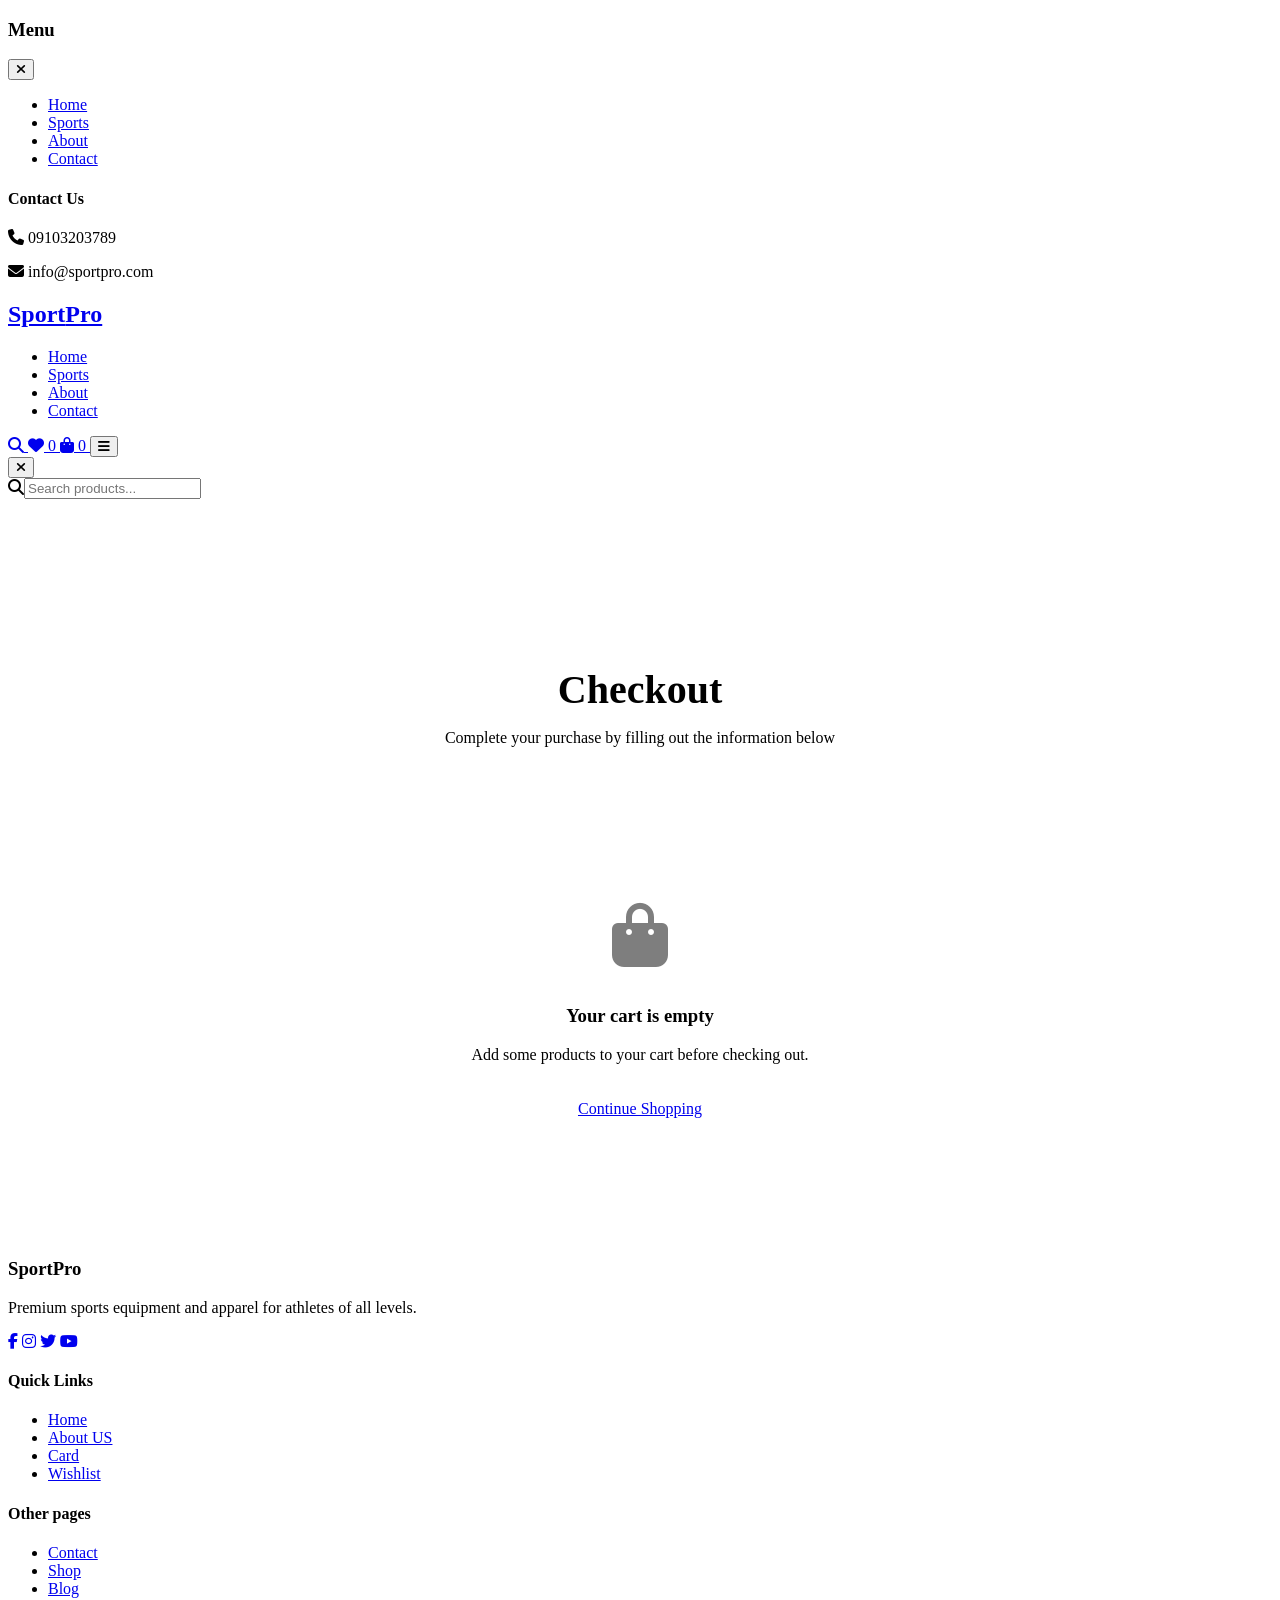
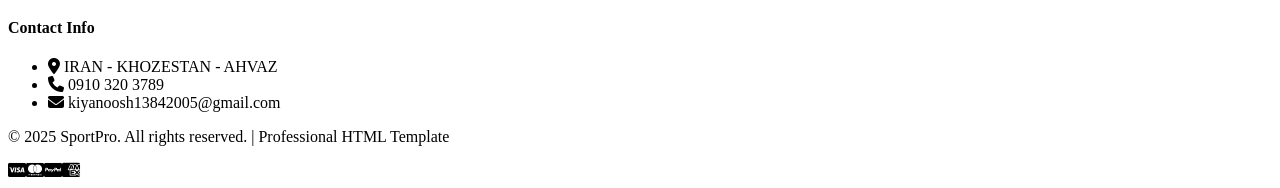
<file: template/pages/checkout.html>
<!DOCTYPE html>
<html lang="en">
<head>
    <meta charset="UTF-8">
    <meta name="viewport" content="width=device-width, initial-scale=1.0, user-scalable=yes">
    <title>Checkout | SportPro</title>
    
    <link rel="stylesheet" href="https://cdnjs.cloudflare.com/ajax/libs/font-awesome/6.5.1/css/all.min.css">
    <link rel="stylesheet" href="D:\boot\sports-shop-template\template\css\variables.css">
    <link rel="stylesheet" href="D:\boot\sports-shop-template\template\css\main.css">
    <link rel="stylesheet" href="D:\boot\sports-shop-template\template\css\components.css">
    <link rel="stylesheet" href="D:\boot\sports-shop-template\template\css\responsive.css">
    
    <style>
        .checkout-header {
            text-align: center;
            margin-bottom: 40px;
            padding: 40px 0 20px;
        }
        .checkout-header h1 {
            font-size: 2.5rem;
            margin-bottom: 10px;
        }
        .checkout-header p {
            color: var(--text-gray);
        }
        
        .checkout-layout {
            display: grid;
            grid-template-columns: 1fr 400px;
            gap: 40px;
            margin-bottom: 60px;
        }
        
        /* فرم */
        .checkout-form {
            background: rgba(255, 255, 255, 0.03);
            border-radius: var(--radius-lg);
            padding: 30px;
        }
        .form-section {
            margin-bottom: 30px;
            padding-bottom: 30px;
            border-bottom: 1px solid rgba(100, 255, 218, 0.1);
        }
        .form-section:last-child {
            border-bottom: none;
            margin-bottom: 0;
            padding-bottom: 0;
        }
        .form-section h3 {
            font-size: 1.3rem;
            margin-bottom: 20px;
            color: var(--secondary);
        }
        .form-row {
            display: grid;
            grid-template-columns: 1fr 1fr;
            gap: 20px;
            margin-bottom: 20px;
        }
        .form-group {
            margin-bottom: 20px;
        }
        .form-group label {
            display: block;
            margin-bottom: 8px;
            color: var(--text-light);
            font-weight: 500;
        }
        .form-group label .required {
            color: var(--accent);
        }

        .form-group select {
            width: 100%;
            padding: 12px 15px;
            background: rgba(255, 255, 255, 0.05);
            border: 1px solid rgba(100, 255, 218, 0.2);
            border-radius: var(--radius-md);
            color: var(--text-light);
            font-family: var(--font-primary);
            transition: var(--transition-normal);
        }
        .form-group select option {
            background: var(--primary-dark);
            color: var(--text-light);
        }
        .form-group input,
        .form-group select,
        .form-group textarea {
            width: 100%;
            padding: 12px 15px;
            background: rgba(255, 255, 255, 0.05);
            border: 1px solid rgba(100, 255, 218, 0.2);
            border-radius: var(--radius-md);
            color: var(--text-light);
            font-family: var(--font-primary);
            transition: var(--transition-normal);
        }
        .form-group input:focus,
        .form-group select:focus,
        .form-group textarea:focus {
            outline: none;
            border-color: var(--secondary);
            background: rgba(100, 255, 218, 0.05);
        }
        
        /* روش ارسال و پرداخت */
        .payment-method,
        .shipping-method {
            display: flex;
            align-items: center;
            gap: 15px;
            padding: 15px;
            background: rgba(255, 255, 255, 0.03);
            border-radius: var(--radius-md);
            margin-bottom: 15px;
            cursor: pointer;
            transition: var(--transition-normal);
            border: 1px solid transparent;
        }
        .payment-method:hover,
        .shipping-method:hover {
            background: rgba(100, 255, 218, 0.05);
        }
        .payment-method.selected,
        .shipping-method.selected {
            border-color: var(--secondary);
            background: rgba(100, 255, 218, 0.05);
        }
        .payment-method input,
        .shipping-method input {
            margin: 0;
            accent-color: var(--secondary);
        }
        .payment-method label,
        .shipping-method label {
            flex: 1;
            cursor: pointer;
            font-weight: 500;
        }
        .payment-method small,
        .shipping-method small {
            display: block;
            color: var(--text-gray);
            font-size: 0.75rem;
            font-weight: normal;
            margin-top: 4px;
        }
        
        /* سایدبار سفارش */
        .order-sidebar {
            background: rgba(255, 255, 255, 0.03);
            border-radius: var(--radius-lg);
            padding: 25px;
            height: fit-content;
            position: sticky;
            top: 100px;
        }
        .order-sidebar h3 {
            margin-bottom: 20px;
            padding-bottom: 15px;
            border-bottom: 1px solid rgba(100, 255, 218, 0.1);
        }
        .order-items {
            max-height: 300px;
            overflow-y: auto;
            margin-bottom: 20px;
        }
        .order-item {
            display: flex;
            justify-content: space-between;
            margin-bottom: 15px;
            padding-bottom: 15px;
            border-bottom: 1px solid rgba(100, 255, 218, 0.05);
        }
        .order-item-info h4 {
            font-size: 0.9rem;
            margin-bottom: 5px;
        }
        .order-item-info p {
            color: var(--text-gray);
            font-size: 0.75rem;
        }
        .order-item-price {
            color: var(--secondary);
            font-weight: 600;
        }
        .order-total {
            padding-top: 15px;
            border-top: 1px solid rgba(100, 255, 218, 0.1);
        }
        .order-total-row {
            display: flex;
            justify-content: space-between;
            margin-bottom: 10px;
            color: var(--text-gray);
        }
        .order-total-row.grand-total {
            margin-top: 15px;
            padding-top: 15px;
            border-top: 1px solid rgba(100, 255, 218, 0.1);
            font-size: 1.2rem;
            font-weight: 700;
            color: var(--text-white);
        }
        .order-total-row.grand-total span:last-child {
            color: var(--secondary);
        }
        .place-order-btn {
            width: 100%;
            background: var(--secondary);
            color: var(--primary-dark);
            border: none;
            padding: 15px;
            border-radius: var(--radius-full);
            font-weight: 600;
            cursor: pointer;
            transition: var(--transition-normal);
            margin-top: 20px;
        }
        .place-order-btn:hover {
            transform: translateY(-2px);
            box-shadow: var(--shadow-glow);
        }
        
        /* سوءتفاهم‌نامه */
        .back-to-cart {
            display: block;
            text-align: center;
            margin-top: 20px;
            color: var(--text-gray);
            text-decoration: none;
            transition: var(--transition-normal);
        }
        .back-to-cart:hover {
            color: var(--secondary);
        }
        
        @media (max-width: 992px) {
            .checkout-layout {
                grid-template-columns: 1fr;
            }
            .order-sidebar {
                position: static;
                order: 2;
            }
            .form-row {
                grid-template-columns: 1fr;
                gap: 0;
            }
        }
        
        @media (max-width: 576px) {
            .checkout-form {
                padding: 20px;
            }
        }
    </style>
</head>
<body>

<div id="sidebar" class="sidebar">
    <div class="sidebar-header"><h3>Menu</h3><button id="closeSidebar" class="close-sidebar"><i class="fas fa-times"></i></button></div>
    <nav class="sidebar-nav"><ul><li><a href="index.html">Home</a></li><li><a href="shop.html">Sports</a></li><li><a href="about.html">About</a></li><li><a href="contact.html">Contact</a></li></ul></nav>
    <div class="sidebar-contact"><h4>Contact Us</h4><p><i class="fas fa-phone"></i> 09103203789</p><p><i class="fas fa-envelope"></i> info@sportpro.com</p></div>
</div>
<div id="overlay" class="overlay"></div>

<header class="main-header">
    <div class="container">
        <div class="header-wrapper">
            <div class="logo"><a href="index.html"><h2>Sport<span>Pro</span></h2></a></div>
            <nav class="desktop-nav"><ul><li><a href="index.html">Home</a></li><li><a href="shop.html">Sports</a></li><li><a href="about.html">About</a></li><li><a href="contact.html">Contact</a></li></ul></nav>
            <div class="header-icons">
                <a href="#" class="icon-btn" id="searchBtn">
                    <i class="fas fa-search"></i>
                </a>
                <a href="wishlist.html" class="icon-btn" style="position: relative;">
                    <i class="fas fa-heart"></i>
                    <span class="wishlist-count">0</span>
                </a>
                <a href="cart.html" class="icon-btn" style="position: relative;">
                    <i class="fas fa-shopping-bag"></i>
                    <span class="cart-count">0</span>
                </a>
                <button id="openSidebar" class="icon-btn menu-btn">
                    <i class="fas fa-bars"></i>
                </button>
            </div>
        </div>
    </div>
</header>

<div id="searchModal" class="search-modal"><div class="search-modal-content"><button id="closeSearch" class="close-search"><i class="fas fa-times"></i></button><div class="search-container"><i class="fas fa-search search-icon"></i><input type="text" placeholder="Search products..." id="searchInput"></div><div class="search-results" id="searchResults"></div></div></div>

<main style="margin-top: 100px; min-height: calc(100vh - 500px);">
    <div class="container">
        <div class="checkout-header">
            <h1>Checkout</h1>
            <p>Complete your purchase by filling out the information below</p>
        </div>
        
        <div class="checkout-layout" id="checkoutContent">
            <div style="text-align: center; padding: 50px;">Loading checkout...</div>
        </div>
    </div>
</main>

<footer class="main-footer">
    <div class="container">
        <div class="footer-grid">
            <div class="footer-col">
                <h3>Sport<span>Pro</span></h3>
                <p>Premium sports equipment and apparel for athletes of all levels.</p>
                <div class="social-links">
                    <a href="#"><i class="fab fa-facebook-f"></i></a>
                    <a href="#"><i class="fab fa-instagram"></i></a>
                    <a href="#"><i class="fab fa-twitter"></i></a>
                    <a href="#"><i class="fab fa-youtube"></i></a>
                </div>
            </div>
            
            <div class="footer-col">
                <h4>Quick Links</h4>
                <ul>
                    <li><a href="D:\boot\sports-shop-template\template\pages\home.html">Home</a></li>
                    <li><a href="D:\boot\sports-shop-template\template\pages\about.html">About US</a></li>
                    <li><a href="D:\boot\sports-shop-template\template\pages\cart.html">Card</a></li>
                    <li><a href="D:\boot\sports-shop-template\template\pages\wishlist.html">Wishlist</a></li>
                </ul>
            </div>
            
            <div class="footer-col">
                <h4>Other pages</h4>
                <ul>
                    <li><a href="D:\boot\sports-shop-template\template\pages\contact.html">Contact</a></li>
                    <li><a href="D:\boot\sports-shop-template\template\pages\shop.html">Shop</a></li>
                    <li><a href="D:\boot\sports-shop-template\template\pages\blog.html">Blog</a></li>

                </ul>
            </div>
            
            <div class="footer-col">
                <h4>Contact Info</h4>
                <ul class="contact-info">
                    <li><i class="fas fa-map-marker-alt"></i> IRAN - KHOZESTAN - AHVAZ</li>
                    <li><i class="fas fa-phone"></i> 0910 320 3789</li>
                    <li><i class="fas fa-envelope"></i> kiyanoosh13842005@gmail.com</li>
                </ul>
            </div>
        </div>
        <div class="footer-bottom"><p>&copy; 2025 SportPro. All rights reserved. | Professional HTML Template</p><div class="payment-methods"><i class="fab fa-cc-visa"></i><i class="fab fa-cc-mastercard"></i><i class="fab fa-cc-paypal"></i><i class="fab fa-cc-amex"></i></div></div>
    </div>
</footer>

<script src="D:\boot\sports-shop-template\template\js\main.js"></script>
<script src="D:\boot\sports-shop-template\template\js\cart.js"></script>

<script>
    const CART_KEY = 'sportpro_cart';
    
    function loadCart() { return JSON.parse(localStorage.getItem(CART_KEY)) || []; }
    
    function updateCartCount() {
        const cart = loadCart();
        const total = cart.reduce((s, i) => s + i.quantity, 0);
        document.querySelectorAll('.cart-count').forEach(el => { if (el) el.textContent = total; });
    }
    
    function showNotification(message, isError = false) {
        const n = document.createElement('div');
        n.innerHTML = `<i class="fas ${isError ? 'fa-exclamation-triangle' : 'fa-check-circle'}"></i> ${message}`;
        n.style.cssText = `position:fixed;bottom:20px;right:20px;background:${isError ? '#EF4444' : '#10B981'};color:white;padding:12px 24px;border-radius:8px;z-index:10000;animation:slideInRight 0.3s ease;`;
        document.body.appendChild(n);
        setTimeout(() => n.remove(), 3000);
    }
    
    function renderCheckout() {
        const cart = loadCart();
        const container = document.getElementById('checkoutContent');
        
        if (cart.length === 0) {
            container.innerHTML = `
                <div style="grid-column:1/-1; text-align:center; padding:80px 20px; background:rgba(255,255,255,0.03); border-radius:16px;">
                    <i class="fas fa-shopping-bag fa-4x" style="color: var(--text-gray); opacity:0.5; margin-bottom:20px;"></i>
                    <h3>Your cart is empty</h3>
                    <p>Add some products to your cart before checking out.</p>
                    <a href="shop.html" class="btn-primary" style="margin-top:20px; display:inline-block;">Continue Shopping</a>
                </div>
            `;
            return;
        }
        
        
        let subtotal = 0;
        cart.forEach(item => { subtotal += item.price * item.quantity; });
        const shipping = subtotal > 100 ? 0 : 15;
        const tax = subtotal * 0.1;
        const total = subtotal + shipping + tax;
        
        container.innerHTML = `
            <div class="checkout-form">
                <form id="checkoutForm">
                    <div class="form-section">
                        <h3><i class="fas fa-user"></i> Personal Information</h3>
                        <div class="form-row">
                            <div class="form-group">
                                <label>First Name <span class="required">*</span></label>
                                <input type="text" id="firstName" required>
                            </div>
                            <div class="form-group">
                                <label>Last Name <span class="required">*</span></label>
                                <input type="text" id="lastName" required>
                            </div>
                        </div>
                        <div class="form-group">
                            <label>Email Address <span class="required">*</span></label>
                            <input type="email" id="email" required>
                        </div>
                        <div class="form-group">
                            <label>Phone Number <span class="required">*</span></label>
                            <input type="tel" id="phone" required>
                        </div>
                    </div>
                    
                    <div class="form-section">
                        <h3><i class="fas fa-map-marker-alt"></i> Shipping Address</h3>
                        <div class="form-group">
                            <label>Street Address <span class="required">*</span></label>
                            <input type="text" id="address" required>
                        </div>
                        <div class="form-row">
                            <div class="form-group">
                                <label>City <span class="required">*</span></label>
                                <input type="text" id="city" required>
                            </div>
                            <div class="form-group">
                                <label>State/Province</label>
                                <input type="text" id="state">
                            </div>
                        </div>
                        <div class="form-row">
                            <div class="form-group">
                                <label>ZIP/Postal Code <span class="required">*</span></label>
                                <input type="text" id="zip" required>
                            </div>
                            <div class="form-group">
                                <label>Country <span class="required">*</span></label>
                                <select id="country">
                                    <option value="">Select Country</option>
                                    <option value="AF">Afghanistan</option>
                                    <option value="AL">Albania</option>
                                    <option value="DZ">Algeria</option>
                                    <option value="AD">Andorra</option>
                                    <option value="AO">Angola</option>
                                    <option value="AG">Antigua and Barbuda</option>
                                    <option value="AR">Argentina</option>
                                    <option value="AM">Armenia</option>
                                    <option value="AU">Australia</option>
                                    <option value="AT">Austria</option>
                                    <option value="AZ">Azerbaijan</option>
                                    <option value="BS">Bahamas</option>
                                    <option value="BH">Bahrain</option>
                                    <option value="BD">Bangladesh</option>
                                    <option value="BB">Barbados</option>
                                    <option value="BY">Belarus</option>
                                    <option value="BE">Belgium</option>
                                    <option value="BZ">Belize</option>
                                    <option value="BJ">Benin</option>
                                    <option value="BT">Bhutan</option>
                                    <option value="BO">Bolivia</option>
                                    <option value="BA">Bosnia and Herzegovina</option>
                                    <option value="BW">Botswana</option>
                                    <option value="BR">Brazil</option>
                                    <option value="BN">Brunei</option>
                                    <option value="BG">Bulgaria</option>
                                    <option value="BF">Burkina Faso</option>
                                    <option value="BI">Burundi</option>
                                    <option value="CV">Cabo Verde</option>
                                    <option value="KH">Cambodia</option>
                                    <option value="CM">Cameroon</option>
                                    <option value="CA">Canada</option>
                                    <option value="CF">Central African Republic</option>
                                    <option value="TD">Chad</option>
                                    <option value="CL">Chile</option>
                                    <option value="CN">China</option>
                                    <option value="CO">Colombia</option>
                                    <option value="KM">Comoros</option>
                                    <option value="CG">Congo</option>
                                    <option value="CR">Costa Rica</option>
                                    <option value="CI">Côte d'Ivoire</option>
                                    <option value="HR">Croatia</option>
                                    <option value="CU">Cuba</option>
                                    <option value="CY">Cyprus</option>
                                    <option value="CZ">Czech Republic</option>
                                    <option value="DK">Denmark</option>
                                    <option value="DJ">Djibouti</option>
                                    <option value="DM">Dominica</option>
                                    <option value="DO">Dominican Republic</option>
                                    <option value="EC">Ecuador</option>
                                    <option value="EG">Egypt</option>
                                    <option value="SV">El Salvador</option>
                                    <option value="GQ">Equatorial Guinea</option>
                                    <option value="ER">Eritrea</option>
                                    <option value="EE">Estonia</option>
                                    <option value="SZ">Eswatini</option>
                                    <option value="ET">Ethiopia</option>
                                    <option value="FJ">Fiji</option>
                                    <option value="FI">Finland</option>
                                    <option value="FR">France</option>
                                    <option value="GA">Gabon</option>
                                    <option value="GM">Gambia</option>
                                    <option value="GE">Georgia</option>
                                    <option value="DE">Germany</option>
                                    <option value="GH">Ghana</option>
                                    <option value="GR">Greece</option>
                                    <option value="GD">Grenada</option>
                                    <option value="GT">Guatemala</option>
                                    <option value="GN">Guinea</option>
                                    <option value="GW">Guinea-Bissau</option>
                                    <option value="GY">Guyana</option>
                                    <option value="HT">Haiti</option>
                                    <option value="HN">Honduras</option>
                                    <option value="HU">Hungary</option>
                                    <option value="IS">Iceland</option>
                                    <option value="IN">India</option>
                                    <option value="ID">Indonesia</option>
                                    <option value="IR">Iran</option>
                                    <option value="IQ">Iraq</option>
                                    <option value="IE">Ireland</option>
                                    <option value="IL">Israel</option>
                                    <option value="IT">Italy</option>
                                    <option value="JM">Jamaica</option>
                                    <option value="JP">Japan</option>
                                    <option value="JO">Jordan</option>
                                    <option value="KZ">Kazakhstan</option>
                                    <option value="KE">Kenya</option>
                                    <option value="KI">Kiribati</option>
                                    <option value="KP">Korea, North</option>
                                    <option value="KR">Korea, South</option>
                                    <option value="KW">Kuwait</option>
                                    <option value="KG">Kyrgyzstan</option>
                                    <option value="LA">Laos</option>
                                    <option value="LV">Latvia</option>
                                    <option value="LB">Lebanon</option>
                                    <option value="LS">Lesotho</option>
                                    <option value="LR">Liberia</option>
                                    <option value="LY">Libya</option>
                                    <option value="LI">Liechtenstein</option>
                                    <option value="LT">Lithuania</option>
                                    <option value="LU">Luxembourg</option>
                                    <option value="MG">Madagascar</option>
                                    <option value="MW">Malawi</option>
                                    <option value="MY">Malaysia</option>
                                    <option value="MV">Maldives</option>
                                    <option value="ML">Mali</option>
                                    <option value="MT">Malta</option>
                                    <option value="MH">Marshall Islands</option>
                                    <option value="MR">Mauritania</option>
                                    <option value="MU">Mauritius</option>
                                    <option value="MX">Mexico</option>
                                    <option value="FM">Micronesia</option>
                                    <option value="MD">Moldova</option>
                                    <option value="MC">Monaco</option>
                                    <option value="MN">Mongolia</option>
                                    <option value="ME">Montenegro</option>
                                    <option value="MA">Morocco</option>
                                    <option value="MZ">Mozambique</option>
                                    <option value="MM">Myanmar</option>
                                    <option value="NA">Namibia</option>
                                    <option value="NR">Nauru</option>
                                    <option value="NP">Nepal</option>
                                    <option value="NL">Netherlands</option>
                                    <option value="NZ">New Zealand</option>
                                    <option value="NI">Nicaragua</option>
                                    <option value="NE">Niger</option>
                                    <option value="NG">Nigeria</option>
                                    <option value="MK">North Macedonia</option>
                                    <option value="NO">Norway</option>
                                    <option value="OM">Oman</option>
                                    <option value="PK">Pakistan</option>
                                    <option value="PW">Palau</option>
                                    <option value="PA">Panama</option>
                                    <option value="PG">Papua New Guinea</option>
                                    <option value="PY">Paraguay</option>
                                    <option value="PE">Peru</option>
                                    <option value="PH">Philippines</option>
                                    <option value="PL">Poland</option>
                                    <option value="PT">Portugal</option>
                                    <option value="QA">Qatar</option>
                                    <option value="RO">Romania</option>
                                    <option value="RU">Russia</option>
                                    <option value="RW">Rwanda</option>
                                    <option value="KN">Saint Kitts and Nevis</option>
                                    <option value="LC">Saint Lucia</option>
                                    <option value="VC">Saint Vincent and the Grenadines</option>
                                    <option value="WS">Samoa</option>
                                    <option value="SM">San Marino</option>
                                    <option value="ST">Sao Tome and Principe</option>
                                    <option value="SA">Saudi Arabia</option>
                                    <option value="SN">Senegal</option>
                                    <option value="RS">Serbia</option>
                                    <option value="SC">Seychelles</option>
                                    <option value="SL">Sierra Leone</option>
                                    <option value="SG">Singapore</option>
                                    <option value="SK">Slovakia</option>
                                    <option value="SI">Slovenia</option>
                                    <option value="SB">Solomon Islands</option>
                                    <option value="SO">Somalia</option>
                                    <option value="ZA">South Africa</option>
                                    <option value="SS">South Sudan</option>
                                    <option value="ES">Spain</option>
                                    <option value="LK">Sri Lanka</option>
                                    <option value="SD">Sudan</option>
                                    <option value="SR">Suriname</option>
                                    <option value="SE">Sweden</option>
                                    <option value="CH">Switzerland</option>
                                    <option value="SY">Syria</option>
                                    <option value="TW">Taiwan</option>
                                    <option value="TJ">Tajikistan</option>
                                    <option value="TZ">Tanzania</option>
                                    <option value="TH">Thailand</option>
                                    <option value="TL">Timor-Leste</option>
                                    <option value="TG">Togo</option>
                                    <option value="TO">Tonga</option>
                                    <option value="TT">Trinidad and Tobago</option>
                                    <option value="TN">Tunisia</option>
                                    <option value="TR">Turkey</option>
                                    <option value="TM">Turkmenistan</option>
                                    <option value="TV">Tuvalu</option>
                                    <option value="UG">Uganda</option>
                                    <option value="UA">Ukraine</option>
                                    <option value="AE">United Arab Emirates</option>
                                    <option value="GB">United Kingdom</option>
                                    <option value="US">United States</option>
                                    <option value="UY">Uruguay</option>
                                    <option value="UZ">Uzbekistan</option>
                                    <option value="VU">Vanuatu</option>
                                    <option value="VA">Vatican City</option>
                                    <option value="VE">Venezuela</option>
                                    <option value="VN">Vietnam</option>
                                    <option value="YE">Yemen</option>
                                    <option value="ZM">Zambia</option>
                                    <option value="ZW">Zimbabwe</option>
                                </select>
                            </div>
                        </div>
                    </div>
                    
                    <div class="form-section">
                        <h3><i class="fas fa-truck"></i> Shipping Method</h3>
                        <div class="shipping-method selected" data-shipping="standard">
                            <input type="radio" name="shipping" value="standard" id="shipping_standard" checked>
                            <label for="shipping_standard">
                                Standard Shipping
                                <small>Delivery in 3-5 business days</small>
                            </label>
                            <span>${shipping === 0 ? 'Free' : '$15.00'}</span>
                        </div>
                        <div class="shipping-method" data-shipping="express">
                            <input type="radio" name="shipping" value="express" id="shipping_express">
                            <label for="shipping_express">
                                Express Shipping
                                <small>Delivery in 1-2 business days</small>
                            </label>
                            <span>$25.00</span>
                        </div>
                    </div>
                    
                    <div class="form-section">
                        <h3><i class="fas fa-credit-card"></i> Payment Method</h3>
                        <div class="payment-method selected" data-payment="credit">
                            <input type="radio" name="payment" value="credit" id="payment_credit" checked>
                            <label for="payment_credit">
                                Credit / Debit Card
                                <small>Visa, Mastercard, Amex</small>
                            </label>
                            <i class="fab fa-cc-visa"></i> <i class="fab fa-cc-mastercard"></i>
                        </div>
                        <div class="payment-method" data-payment="paypal">
                            <input type="radio" name="payment" value="paypal" id="payment_paypal">
                            <label for="payment_paypal">
                                PayPal
                                <small>Pay with your PayPal account</small>
                            </label>
                            <i class="fab fa-paypal"></i>
                        </div>
                    </div>
                </form>
            </div>
            
            <div class="order-sidebar">
                <h3>Your Order</h3>
                <div class="order-items">
                    ${cart.map(item => `
                        <div class="order-item">
                            <div class="order-item-info">
                                <h4>${item.name}</h4>
                                <p>Qty: ${item.quantity}${item.size ? ` | Size: ${item.size}` : ''}</p>
                            </div>
                            <div class="order-item-price">$${(item.price * item.quantity).toFixed(2)}</div>
                        </div>
                    `).join('')}
                </div>
                <div class="order-total">
                    <div class="order-total-row">
                        <span>Subtotal</span>
                        <span>$${subtotal.toFixed(2)}</span>
                    </div>
                    <div class="order-total-row" id="shippingRow">
                        <span>Shipping</span>
                        <span id="shippingAmount">${shipping === 0 ? 'Free' : '$' + shipping.toFixed(2)}</span>
                    </div>
                    <div class="order-total-row">
                        <span>Tax (10%)</span>
                        <span>$${tax.toFixed(2)}</span>
                    </div>
                    <div class="order-total-row grand-total">
                        <span>Total</span>
                        <span id="grandTotal">$${total.toFixed(2)}</span>
                    </div>
                </div>
                <button class="place-order-btn" id="placeOrderBtn">Place Order</button>
                <a href="cart.html" class="back-to-cart"> Back to Cart</a>
            </div>
        `;
        
        attachEvents();
    }
    
    function attachEvents() {
        document.querySelectorAll('.shipping-method').forEach(method => {
            method.addEventListener('click', () => {
                document.querySelectorAll('.shipping-method').forEach(m => m.classList.remove('selected'));
                method.classList.add('selected');
                const radio = method.querySelector('input[type="radio"]');
                if (radio) radio.checked = true;
                updateTotals();
            });
        });
        
        document.querySelectorAll('.payment-method').forEach(method => {
            method.addEventListener('click', () => {
                document.querySelectorAll('.payment-method').forEach(m => m.classList.remove('selected'));
                method.classList.add('selected');
                const radio = method.querySelector('input[type="radio"]');
                if (radio) radio.checked = true;
            });
        });
        
        const placeOrderBtn = document.getElementById('placeOrderBtn');
        if (placeOrderBtn) {
            placeOrderBtn.addEventListener('click', () => {
                const firstName = document.getElementById('firstName')?.value.trim();
                const lastName = document.getElementById('lastName')?.value.trim();
                const email = document.getElementById('email')?.value.trim();
                const phone = document.getElementById('phone')?.value.trim();
                const address = document.getElementById('address')?.value.trim();
                const city = document.getElementById('city')?.value.trim();
                const zip = document.getElementById('zip')?.value.trim();
                const country = document.getElementById('country')?.value;
                
                if (!firstName || !lastName || !email || !phone || !address || !city || !zip || !country) {
                    showNotification('Please fill in all required fields', true);
                    return;
                }
                
                if (!email.includes('@')) {
                    showNotification('Please enter a valid email address', true);
                    return;
                }
                
                showNotification('Order placed successfully! Thank you for your purchase.');
                localStorage.removeItem('sportpro_cart');
                setTimeout(() => {
                    window.location.href = 'index.html';
                }, 2000);
            });
        }
    }
    
    function updateTotals() {
        const cart = loadCart();
        let subtotal = 0;
        cart.forEach(item => { subtotal += item.price * item.quantity; });
        
        const selectedShipping = document.querySelector('.shipping-method.selected input');
        let shippingCost = 15;
        if (selectedShipping && selectedShipping.value === 'express') {
            shippingCost = 25;
        } else {
            shippingCost = subtotal > 100 ? 0 : 15;
        }
        
        const tax = subtotal * 0.1;
        const total = subtotal + shippingCost + tax;
        
        const shippingAmountSpan = document.getElementById('shippingAmount');
        if (shippingAmountSpan) {
            shippingAmountSpan.innerText = shippingCost === 0 ? 'Free' : '$' + shippingCost.toFixed(2);
        }
        
        const grandTotalSpan = document.getElementById('grandTotal');
        if (grandTotalSpan) {
            grandTotalSpan.innerText = '$' + total.toFixed(2);
        }
    }
    
    updateCartCount();
    renderCheckout();
</script>
</body>
</html>
</file>
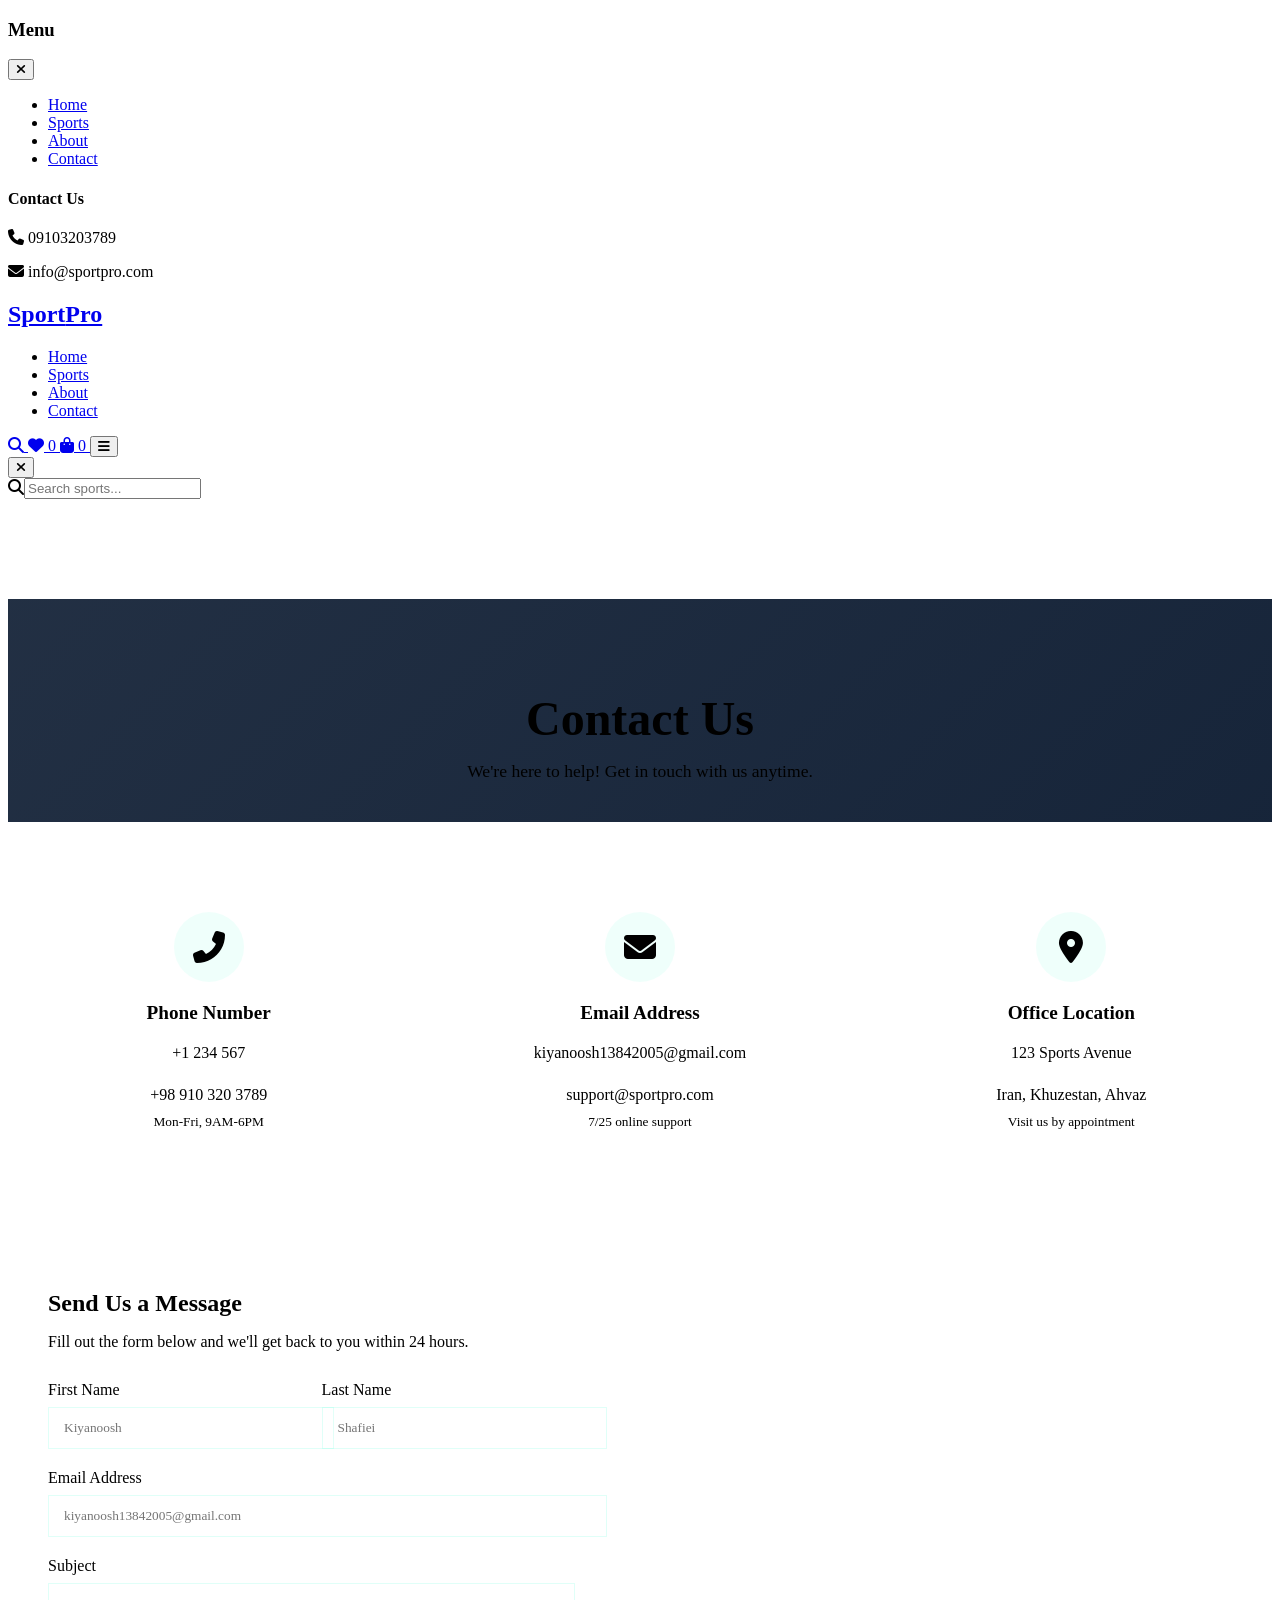
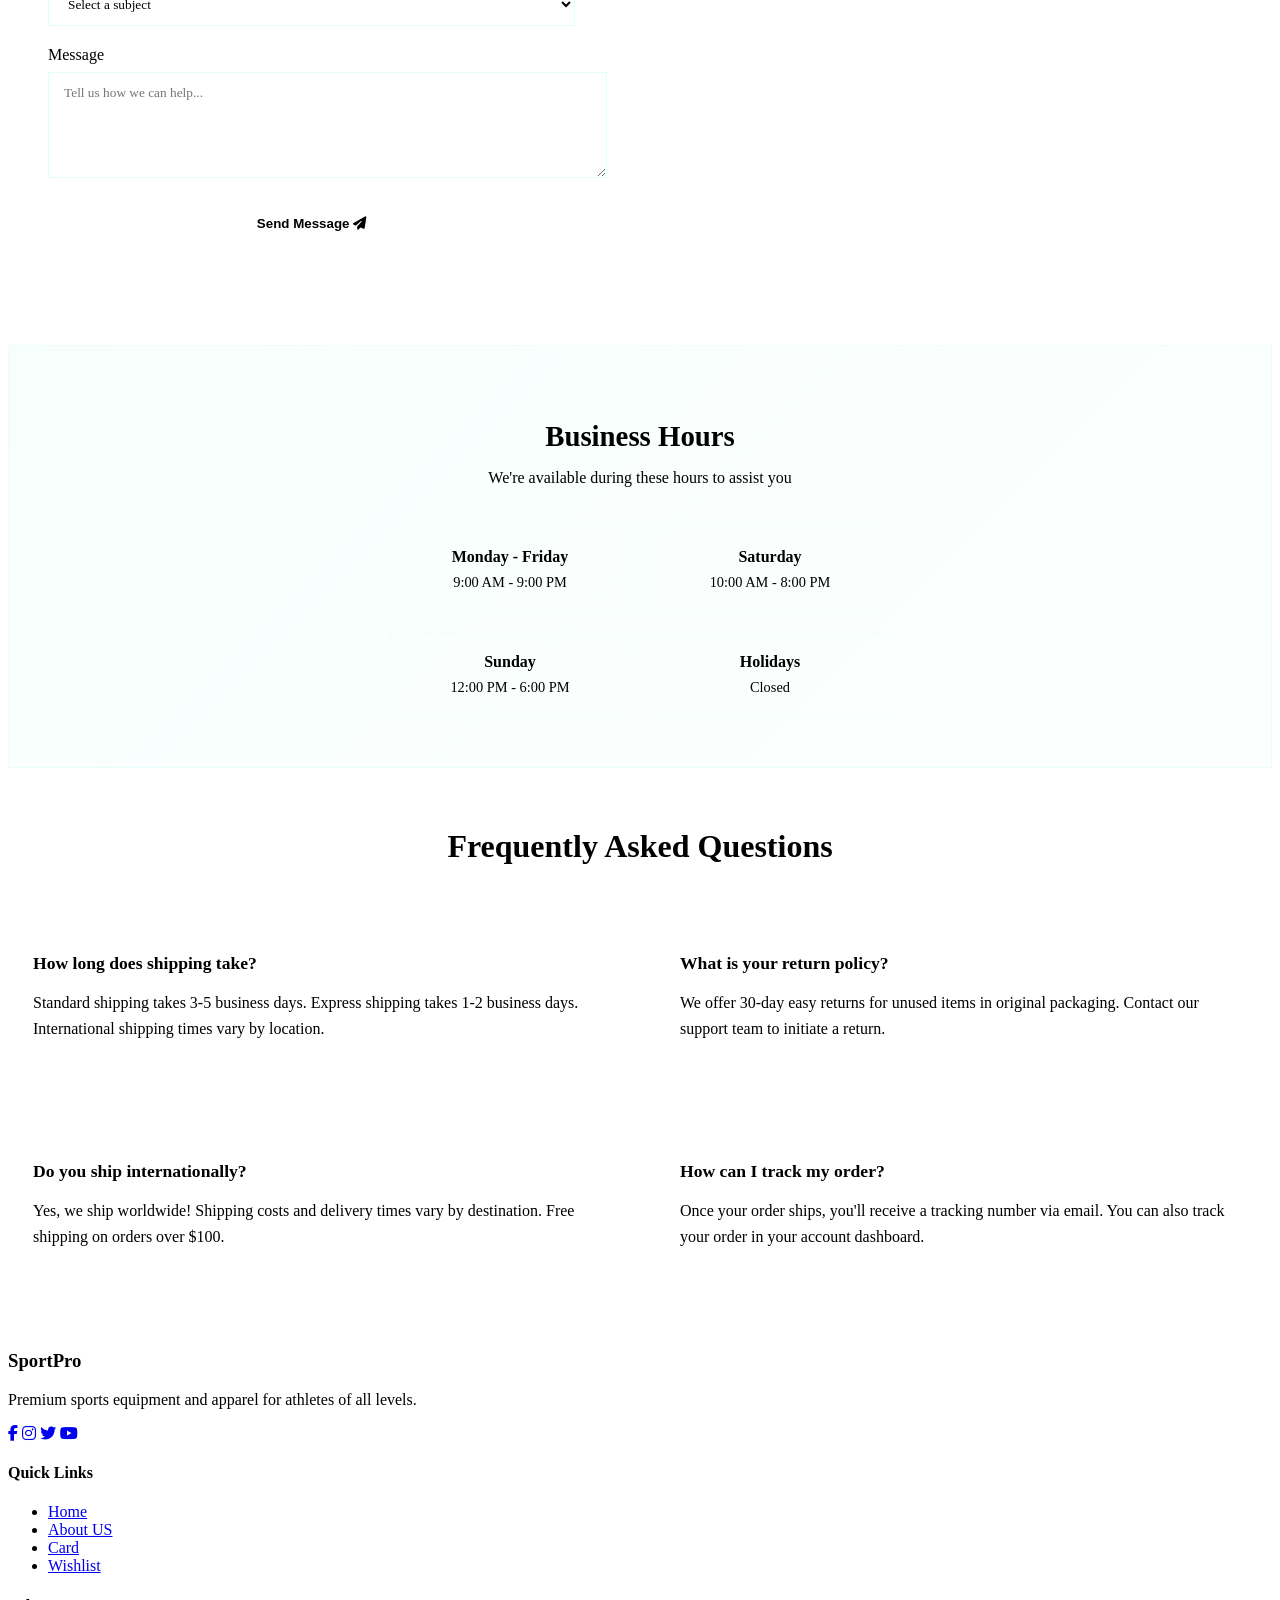
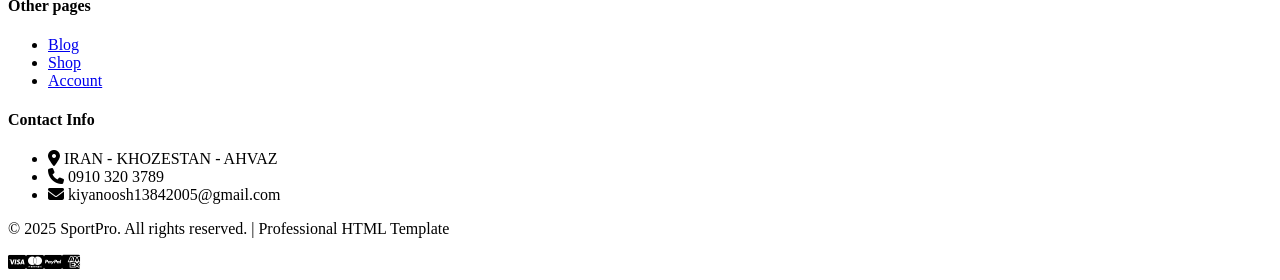
<file: template/pages/contact.html>
<!DOCTYPE html>
<html lang="en">
<head>
    <meta charset="UTF-8">
    <meta name="viewport" content="width=device-width, initial-scale=1.0, user-scalable=yes">
    <title>Contact Us | SportPro</title>
    
    <link rel="stylesheet" href="https://cdnjs.cloudflare.com/ajax/libs/font-awesome/6.5.1/css/all.min.css">
    <link rel="stylesheet" href="D:\boot\sports-shop-template\template\css\variables.css">
    <link rel="stylesheet" href="D:\boot\sports-shop-template\template\css\main.css">
    <link rel="stylesheet" href="D:\boot\sports-shop-template\template\css\components.css">
    <link rel="stylesheet" href="D:\boot\sports-shop-template\template\css\responsive.css">
    
    <style>
        .contact-header {
            text-align: center;
            margin-bottom: 50px;
            padding: 60px 0 40px;
            background: linear-gradient(135deg, rgba(10,25,47,0.9) 0%, rgba(10,25,47,0.95) 100%);
            border-radius: var(--radius-lg);
        }
        .contact-header h1 {
            font-size: 3rem;
            margin-bottom: 15px;
        }
        .contact-header p {
            color: var(--text-gray);
            font-size: 1.1rem;
            max-width: 600px;
            margin: 0 auto;
        }
        
       
        .contact-info-section {
            display: grid;
            grid-template-columns: repeat(3, 1fr);
            gap: 30px;
            margin-bottom: 60px;
        }
        .info-card {
            background: rgba(255,255,255,0.03);
            border-radius: var(--radius-lg);
            padding: 40px 30px;
            text-align: center;
            transition: var(--transition-normal);
        }
        .info-card:hover {
            transform: translateY(-5px);
            background: rgba(100,255,218,0.1);
        }
        .info-icon {
            width: 70px;
            height: 70px;
            background: rgba(100,255,218,0.1);
            border-radius: 50%;
            display: flex;
            align-items: center;
            justify-content: center;
            margin: 0 auto 20px;
        }
        .info-icon i {
            font-size: 2rem;
            color: var(--secondary);
        }
        .info-card h3 {
            font-size: 1.2rem;
            margin-bottom: 15px;
        }
        .info-card p {
            color: var(--text-gray);
            line-height: 1.6;
            margin-bottom: 5px;
        }
        .info-card a {
            color: var(--text-gray);
            text-decoration: none;
            transition: var(--transition-normal);
        }
        .info-card a:hover {
            color: var(--secondary);
        }
        
       
        .contact-form-section {
            display: grid;
            grid-template-columns: 1fr 1fr;
            gap: 50px;
            margin-bottom: 60px;
        }
        .form-container {
            background: rgba(255,255,255,0.03);
            border-radius: var(--radius-lg);
            padding: 40px;
        }
        .form-container h2 {
            font-size: 1.5rem;
            margin-bottom: 10px;
        }
        .form-container > p {
            color: var(--text-gray);
            margin-bottom: 30px;
        }
        .form-group {
            margin-bottom: 20px;
        }
        .form-group label {
            display: block;
            margin-bottom: 8px;
            color: var(--text-light);
            font-weight: 500;
        }
        .form-group input,
        .form-group select,
        .form-group textarea {
            width: 100%;
            padding: 12px 15px;
            background: rgba(255,255,255,0.05);
            border: 1px solid rgba(100,255,218,0.2);
            border-radius: var(--radius-md);
            color: var(--text-light);
            font-family: var(--font-primary);
            transition: var(--transition-normal);
        }
       
        .form-group select option {
            background: var(--primary-dark);
            color: var(--text-light);
        }
        .form-group input:focus,
        .form-group select:focus,
        .form-group textarea:focus {
            outline: none;
            border-color: var(--secondary);
            background: rgba(100,255,218,0.05);
        }
        .form-row {
            display: grid;
            grid-template-columns: 1fr 1fr;
            gap: 20px;
        }
        .submit-btn {
            background: var(--secondary);
            color: var(--primary-dark);
            border: none;
            padding: 14px 30px;
            border-radius: var(--radius-full);
            font-weight: 600;
            cursor: pointer;
            transition: var(--transition-normal);
            width: 100%;
        }
        .submit-btn:hover {
            transform: translateY(-2px);
            box-shadow: var(--shadow-glow);
        }
        
        
        .map-container {
            background: rgba(255,255,255,0.03);
            border-radius: var(--radius-lg);
            overflow: hidden;
            height: 100%;
            min-height: 500px;
        }
        .map-container iframe {
            width: 100%;
            height: 100%;
            min-height: 500px;
            border: none;
        }
        
       
        .hours-section {
            margin-bottom: 60px;
        }
        .hours-wrapper {
            background: linear-gradient(135deg, rgba(100,255,218,0.05) 0%, rgba(100,255,218,0.02) 100%);
            border-radius: var(--radius-lg);
            padding: 50px 40px;
            text-align: center;
            border: 1px solid rgba(100,255,218,0.1);
        }
        .hours-wrapper h2 {
            font-size: 1.8rem;
            margin-bottom: 10px;
        }
        .hours-wrapper > p {
            color: var(--text-gray);
            margin-bottom: 40px;
        }
        .hours-grid {
            display: grid;
            grid-template-columns: repeat(2, 1fr);
            gap: 20px;
            max-width: 500px;
            margin: 0 auto;
        }
        .hour-card {
            background: rgba(255,255,255,0.03);
            border-radius: var(--radius-lg);
            padding: 20px;
            transition: var(--transition-normal);
            border: 1px solid rgba(100,255,218,0.05);
        }
        .hour-card:hover {
            transform: translateY(-3px);
            background: rgba(100,255,218,0.05);
            border-color: rgba(100,255,218,0.2);
        }
        .hour-day {
            display: block;
            font-size: 1rem;
            font-weight: 600;
            color: var(--secondary);
            margin-bottom: 8px;
        }
        .hour-time {
            display: block;
            font-size: 0.9rem;
            color: var(--text-light);
        }
        .hour-closed {
            display: block;
            font-size: 0.9rem;
            color: var(--accent);
        }
        
        
        .faq-section {
            margin-bottom: 60px;
        }
        .section-title {
            text-align: center;
            font-size: 2rem;
            margin-bottom: 40px;
        }
        .faq-grid {
            display: grid;
            grid-template-columns: repeat(2, 1fr);
            gap: 30px;
        }
        .faq-item {
            background: rgba(255,255,255,0.03);
            border-radius: var(--radius-lg);
            padding: 25px;
            transition: var(--transition-normal);
        }
        .faq-item:hover {
            background: rgba(100,255,218,0.05);
        }
        .faq-item h4 {
            font-size: 1.1rem;
            margin-bottom: 10px;
            color: var(--secondary);
        }
        .faq-item p {
            color: var(--text-gray);
            line-height: 1.6;
        }
        
        @media (max-width: 992px) {
            .contact-info-section { grid-template-columns: repeat(2, 1fr); }
            .contact-form-section { grid-template-columns: 1fr; }
            .faq-grid { grid-template-columns: 1fr; }
        }
        
        @media (max-width: 768px) {
            .contact-info-section { grid-template-columns: 1fr; }
            .form-row { grid-template-columns: 1fr; gap: 0; }
            .hours-grid { grid-template-columns: 1fr; }
            .hours-wrapper { padding: 30px 20px; }
        }
    </style>
</head>
<body>

<div id="sidebar" class="sidebar">
    <div class="sidebar-header"><h3>Menu</h3><button id="closeSidebar" class="close-sidebar"><i class="fas fa-times"></i></button></div>
    <nav class="sidebar-nav"><ul><li><a href="index.html">Home</a></li><li><a href="shop.html">Sports</a></li><li><a href="about.html">About</a></li><li><a href="contact.html" class="active">Contact</a></li></ul></nav>
    <div class="sidebar-contact"><h4>Contact Us</h4><p><i class="fas fa-phone"></i> 09103203789</p><p><i class="fas fa-envelope"></i> info@sportpro.com</p></div>
</div>
<div id="overlay" class="overlay"></div>

<header class="main-header">
    <div class="container">
        <div class="header-wrapper">
            <div class="logo"><a href="index.html"><h2>Sport<span>Pro</span></h2></a></div>
            <nav class="desktop-nav"><ul><li><a href="index.html">Home</a></li><li><a href="shop.html">Sports</a></li><li><a href="about.html">About</a></li><li><a href="contact.html" class="active">Contact</a></li></ul></nav>
            <div class="header-icons">
                <a href="#" class="icon-btn" id="searchBtn">
                    <i class="fas fa-search"></i>
                </a>
                <a href="wishlist.html" class="icon-btn" style="position: relative;">
                    <i class="fas fa-heart"></i>
                    <span class="wishlist-count">0</span>
                </a>
                <a href="cart.html" class="icon-btn" style="position: relative;">
                    <i class="fas fa-shopping-bag"></i>
                    <span class="cart-count">0</span>
                </a>
                <button id="openSidebar" class="icon-btn menu-btn">
                    <i class="fas fa-bars"></i>
                </button>
            </div>
        </div>
    </div>
</header>

<div id="searchModal" class="search-modal"><div class="search-modal-content"><button id="closeSearch" class="close-search"><i class="fas fa-times"></i></button><div class="search-container"><i class="fas fa-search search-icon"></i><input type="text" placeholder="Search sports..." id="searchInput"></div><div class="search-results" id="searchResults"></div></div></div>

<main style="margin-top: 100px;">
    <div class="container">
        <div class="contact-header">
            <h1>Contact Us</h1>
            <p>We're here to help! Get in touch with us anytime.</p>
        </div>
        
        <div class="contact-info-section">
            <div class="info-card">
                <div class="info-icon"><i class="fas fa-phone-alt"></i></div>
                <h3>Phone Number</h3>
                <p><a href="tel:+1234567890">+1 234 567</a></p>
                <p><a href="tel:+989103203789">+98 910 320 3789</a></p>
                <small style="color: var(--text-gray);">Mon-Fri, 9AM-6PM</small>
            </div>
            <div class="info-card">
                <div class="info-icon"><i class="fas fa-envelope"></i></div>
                <h3>Email Address</h3>
                <p><a href="mailto:kiyanoosh13842005@gmail.com">kiyanoosh13842005@gmail.com</a></p>
                <p><a href="mailto:support@sportpro.com">support@sportpro.com</a></p>
                <small style="color: var(--text-gray);">7/25 online support</small>
            </div>
            <div class="info-card">
                <div class="info-icon"><i class="fas fa-map-marker-alt"></i></div>
                <h3>Office Location</h3>
                <p>123 Sports Avenue</p>
                <p>Iran, Khuzestan, Ahvaz</p>
                <small style="color: var(--text-gray);">Visit us by appointment</small>
            </div>
        </div>
        
       
        <div class="contact-form-section">
            <div class="form-container">
                <h2>Send Us a Message</h2>
                <p>Fill out the form below and we'll get back to you within 24 hours.</p>
                
                <form id="contactForm">
                    <div class="form-row">
                        <div class="form-group">
                            <label>First Name</label>
                            <input type="text" id="firstName" placeholder="Kiyanoosh">
                        </div>
                        <div class="form-group">
                            <label>Last Name</label>
                            <input type="text" id="lastName" placeholder="Shafiei">
                        </div>
                    </div>
                    <div class="form-group">
                        <label>Email Address</label>
                        <input type="email" id="email" placeholder="kiyanoosh13842005@gmail.com">
                    </div>
                    <div class="form-group">
                        <label>Subject</label>
                        <select id="subject">
                            <option value="">Select a subject</option>
                            <option value="general">General Inquiry</option>
                            <option value="product">Product Question</option>
                            <option value="order">Order Status</option>
                            <option value="returns">Returns & Refunds</option>
                            <option value="partnership">Partnership</option>
                        </select>
                    </div>
                    <div class="form-group">
                        <label>Message</label>
                        <textarea id="message" rows="5" placeholder="Tell us how we can help..."></textarea>
                    </div>
                    <button type="submit" class="submit-btn">Send Message <i class="fas fa-paper-plane"></i></button>
                </form>
            </div>
            
            <div class="map-container">
                <iframe 
                    src="https://www.google.com/maps/embed?pb=!1m18!1m12!1m3!1d109150.65996616323!2d48.612934569484!3d31.31847348922087!2m3!1f0!2f0!3f0!3m2!1i1024!2i768!4f13.1!3m3!1m2!1s0x3fc73c2f0ee19a0d%3A0xb9275cc67f7d3f6e!2sAhvaz%2C%20Khuzestan%20Province%2C%20Iran!5e0!3m2!1sen!2s!4v1700000000000!5m2!1sen!2s" 
                    allowfullscreen="" 
                    loading="lazy">
                </iframe>
            </div>
        </div>
        

        <div class="hours-section">
            <div class="hours-wrapper">
                <h2>Business Hours</h2>
                <p>We're available during these hours to assist you</p>
                <div class="hours-grid">
                    <div class="hour-card">
                        <span class="hour-day">Monday - Friday</span>
                        <span class="hour-time">9:00 AM - 9:00 PM</span>
                    </div>
                    <div class="hour-card">
                        <span class="hour-day">Saturday</span>
                        <span class="hour-time">10:00 AM - 8:00 PM</span>
                    </div>
                    <div class="hour-card">
                        <span class="hour-day">Sunday</span>
                        <span class="hour-time">12:00 PM - 6:00 PM</span>
                    </div>
                    <div class="hour-card">
                        <span class="hour-day">Holidays</span>
                        <span class="hour-closed">Closed</span>
                    </div>
                </div>
            </div>
        </div>
        
        
        <div class="faq-section">
            <h2 class="section-title">Frequently Asked Questions</h2>
            <div class="faq-grid">
                <div class="faq-item">
                    <h4>How long does shipping take?</h4>
                    <p>Standard shipping takes 3-5 business days. Express shipping takes 1-2 business days. International shipping times vary by location.</p>
                </div>
                <div class="faq-item">
                    <h4>What is your return policy?</h4>
                    <p>We offer 30-day easy returns for unused items in original packaging. Contact our support team to initiate a return.</p>
                </div>
                <div class="faq-item">
                    <h4>Do you ship internationally?</h4>
                    <p>Yes, we ship worldwide! Shipping costs and delivery times vary by destination. Free shipping on orders over $100.</p>
                </div>
                <div class="faq-item">
                    <h4>How can I track my order?</h4>
                    <p>Once your order ships, you'll receive a tracking number via email. You can also track your order in your account dashboard.</p>
                </div>
            </div>
        </div>
    </div>
</main>

<footer class="main-footer">
    <div class="container">
        <div class="footer-grid">
            <div class="footer-col">
                <h3>Sport<span>Pro</span></h3>
                <p>Premium sports equipment and apparel for athletes of all levels.</p>
                <div class="social-links">
                    <a href="#"><i class="fab fa-facebook-f"></i></a>
                    <a href="#"><i class="fab fa-instagram"></i></a>
                    <a href="#"><i class="fab fa-twitter"></i></a>
                    <a href="#"><i class="fab fa-youtube"></i></a>
                </div>
            </div>
            
            <div class="footer-col">
                <h4>Quick Links</h4>
                <ul>
                    <li><a href="D:\boot\sports-shop-template\template\pages\home.html">Home</a></li>
                    <li><a href="D:\boot\sports-shop-template\template\pages\about.html">About US</a></li>
                    <li><a href="D:\boot\sports-shop-template\template\pages\cart.html">Card</a></li>
                    <li><a href="D:\boot\sports-shop-template\template\pages\wishlist.html">Wishlist</a></li>
                </ul>
            </div>
            
            <div class="footer-col">
                <h4>Other pages</h4>
                <ul>
                    <li><a href="D:\boot\sports-shop-template\template\pages\blog.html">Blog</a></li>
                    <li><a href="D:\boot\sports-shop-template\template\pages\shop.html">Shop</a></li>
                    <li><a href="D:\boot\sports-shop-template\template\pages\account.html">Account</a></li>

                </ul>
            </div>
            
            <div class="footer-col">
                <h4>Contact Info</h4>
                <ul class="contact-info">
                    <li><i class="fas fa-map-marker-alt"></i> IRAN - KHOZESTAN - AHVAZ</li>
                    <li><i class="fas fa-phone"></i> 0910 320 3789</li>
                    <li><i class="fas fa-envelope"></i> kiyanoosh13842005@gmail.com</li>
                </ul>
            </div>
        </div>
        <div class="footer-bottom"><p>&copy; 2025 SportPro. All rights reserved. | Professional HTML Template</p><div class="payment-methods"><i class="fab fa-cc-visa"></i><i class="fab fa-cc-mastercard"></i><i class="fab fa-cc-paypal"></i><i class="fab fa-cc-amex"></i></div></div>
    </div>
</footer>

<script src="D:\boot\sports-shop-template\template\js\main.js"></script>
<script src="D:\boot\sports-shop-template\template\js\cart.js"></script>

<script>
    const contactForm = document.getElementById('contactForm');
    if (contactForm) {
        contactForm.addEventListener('submit', (e) => {
            e.preventDefault();
            
            const firstName = document.getElementById('firstName')?.value.trim();
            const lastName = document.getElementById('lastName')?.value.trim();
            const email = document.getElementById('email')?.value.trim();
            const subject = document.getElementById('subject')?.value;
            const message = document.getElementById('message')?.value.trim();
            
            if (!firstName || !lastName || !email || !subject || !message) {
                showNotification('Please fill in all fields', true);
                return;
            }
            
            if (!email.includes('@')) {
                showNotification('Please enter a valid email address', true);
                return;
            }
            
            showNotification('Message sent successfully! We\'ll get back to you soon.');
            contactForm.reset();
        });
    }
    
    function showNotification(msg, isError = false) {
        const n = document.createElement('div');
        n.innerHTML = `<i class="fas ${isError ? 'fa-exclamation-triangle' : 'fa-check-circle'}"></i> ${msg}`;
        n.style.cssText = `position:fixed;bottom:20px;right:20px;background:${isError ? '#EF4444' : '#10B981'};color:white;padding:12px 24px;border-radius:8px;z-index:10000;animation:slideInRight 0.3s ease;`;
        document.body.appendChild(n);
        setTimeout(() => n.remove(), 3000);
    }
</script>
</body>
</html>
</file>
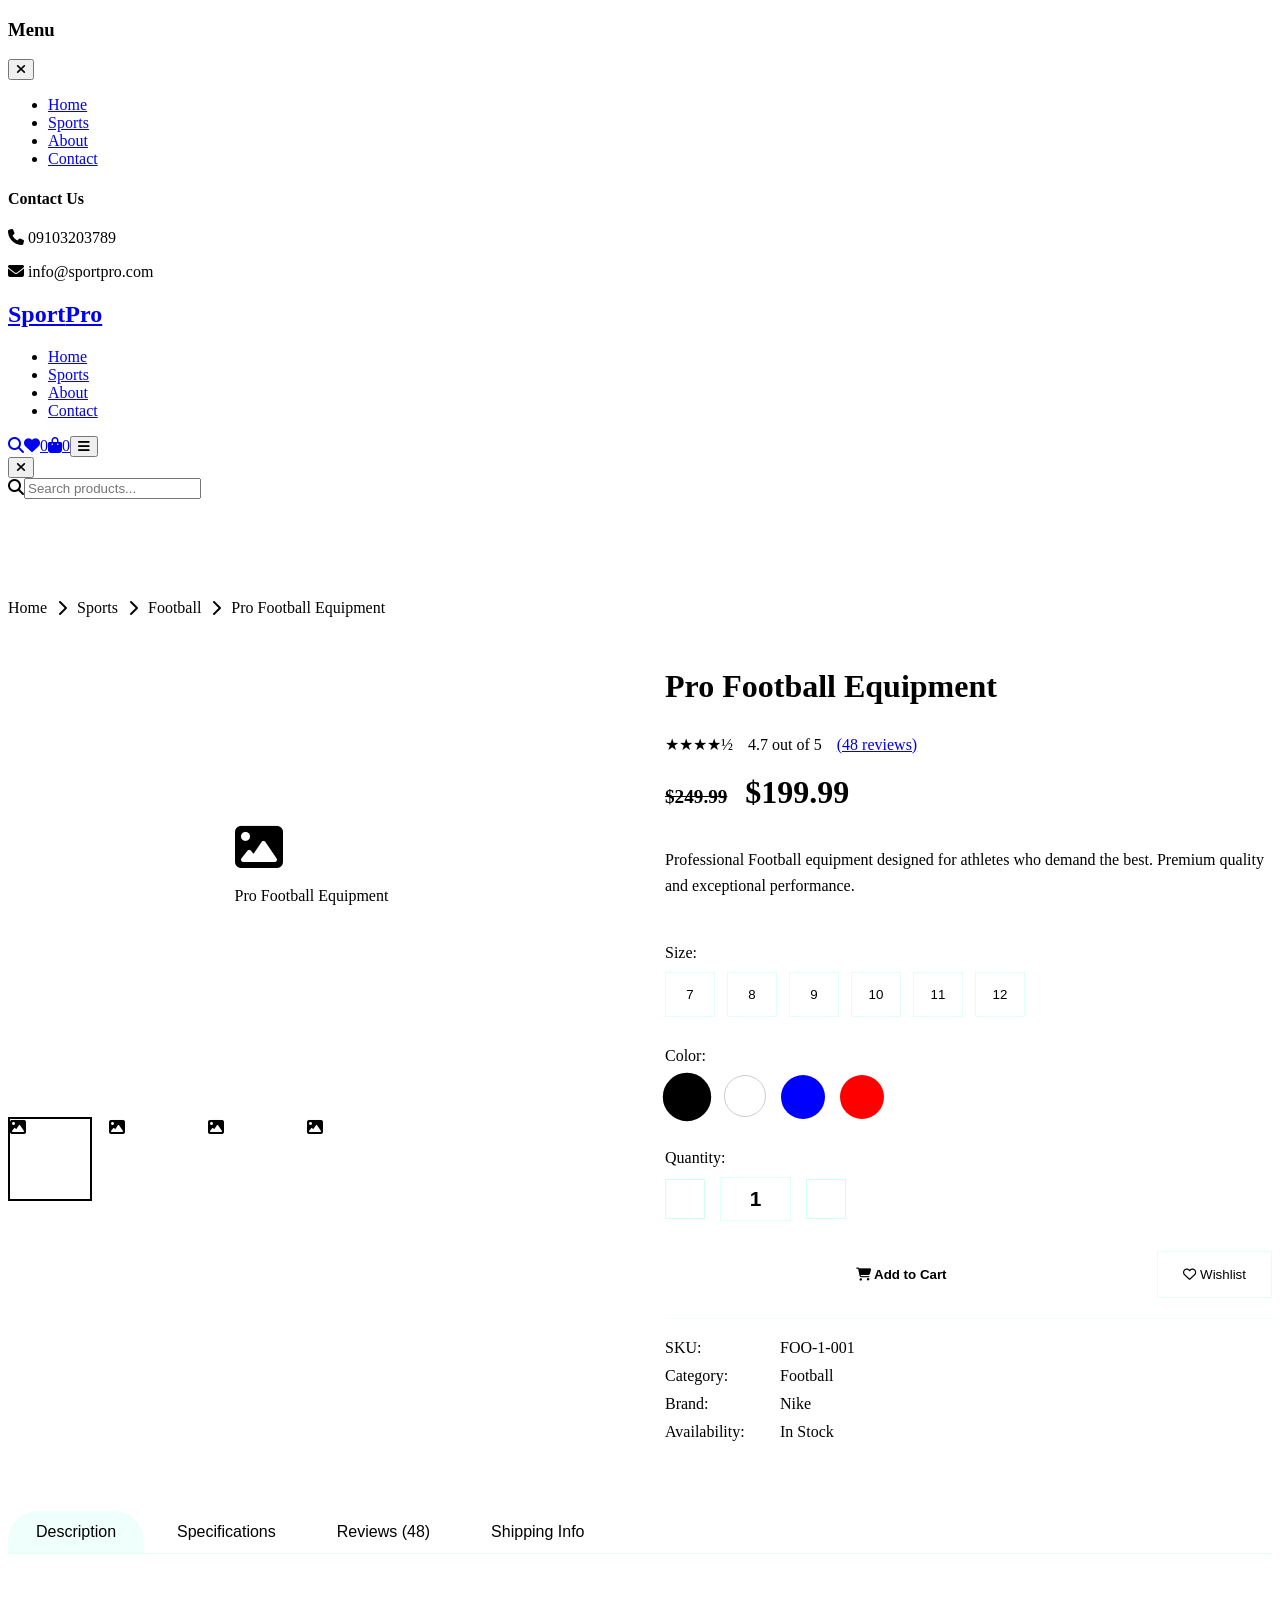
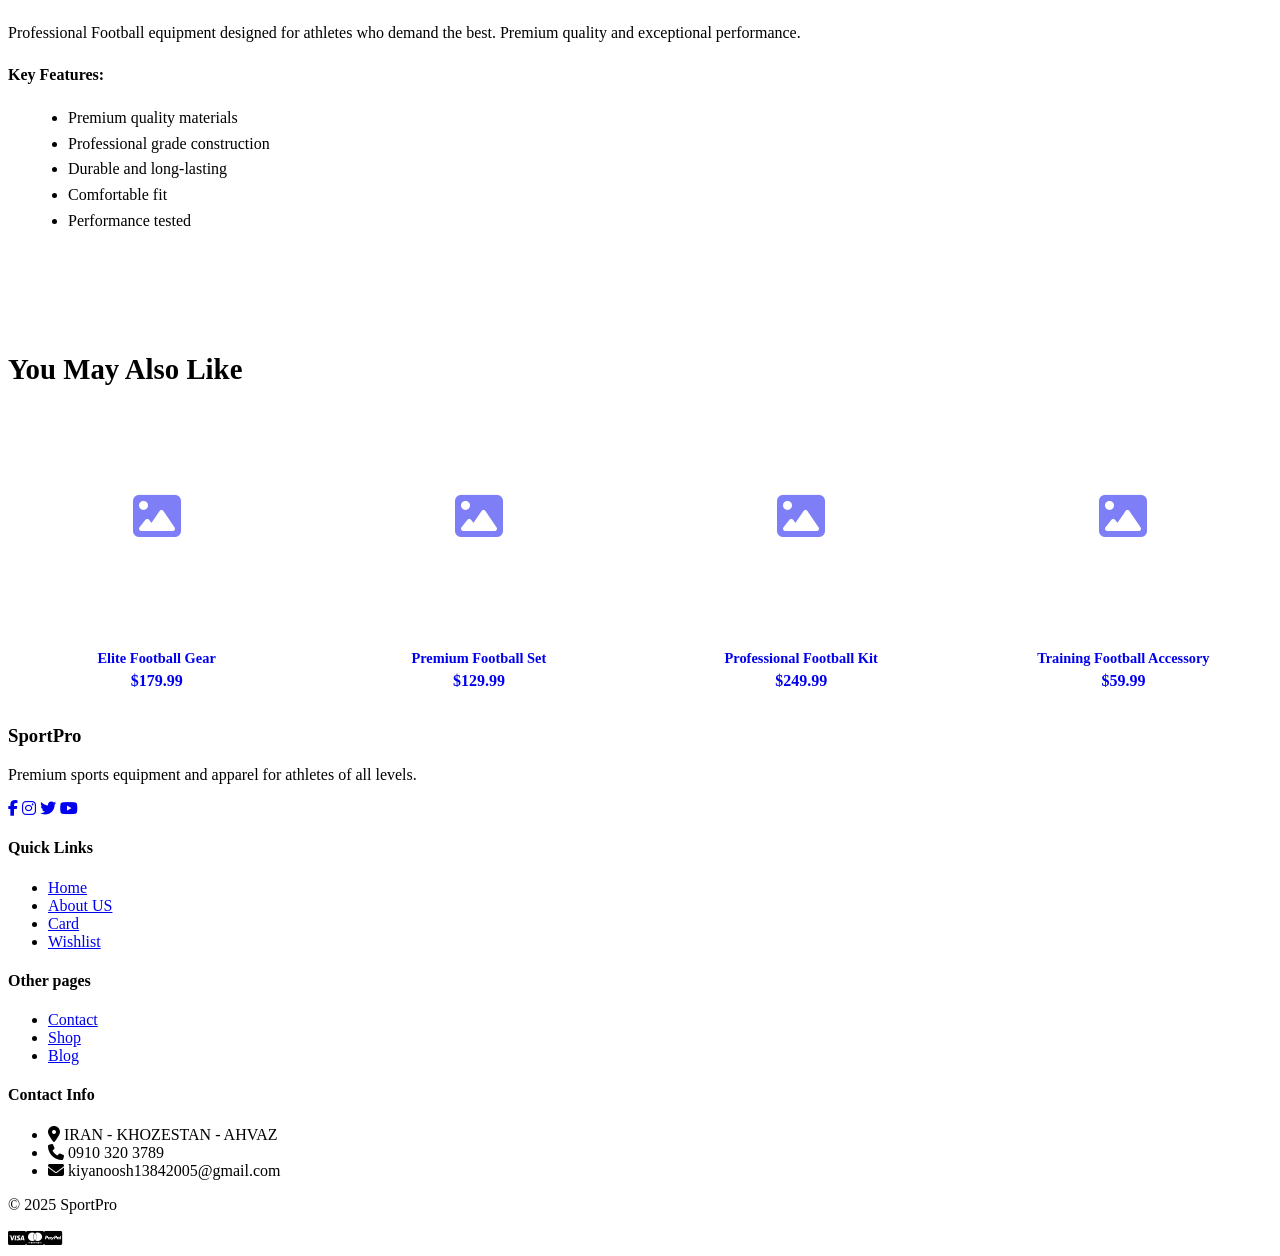
<file: template/pages/product-detail.html>
<!DOCTYPE html>
<html lang="en">
<head>
    <meta charset="UTF-8">
    <meta name="viewport" content="width=device-width, initial-scale=1.0, user-scalable=yes">
    <title>Product Detail | SportPro</title>
    <link rel="stylesheet" href="https://cdnjs.cloudflare.com/ajax/libs/font-awesome/6.5.1/css/all.min.css">
    <link rel="stylesheet" href="D:\boot\sports-shop-template\template\css\variables.css">
    <link rel="stylesheet" href="D:\boot\sports-shop-template\template\css\main.css">
    <link rel="stylesheet" href="D:\boot\sports-shop-template\template\css\components.css">
    <link rel="stylesheet" href="D:\boot\sports-shop-template\template\css\responsive.css">
    <style>
        .breadcrumb { display: flex; align-items: center; gap: 10px; margin-bottom: 30px; flex-wrap: wrap; }
        .breadcrumb a { color: var(--text-gray); text-decoration: none; }
        .breadcrumb a:hover { color: var(--secondary); }
        .breadcrumb .current { color: var(--secondary); }
        .product-detail-main { display: grid; grid-template-columns: 1fr 1fr; gap: 50px; margin-bottom: 60px; }
        .product-gallery { position: relative; }
        .main-image { width: 100%; height: 450px; border-radius: var(--radius-lg); overflow: hidden; margin-bottom: 20px; background: rgba(255,255,255,0.03); }
        .main-image .image-placeholder { width: 100%; height: 100%; display: flex; align-items: center; justify-content: center; }
        .thumbnail-list { display: flex; gap: 15px; flex-wrap: wrap; }
        .thumbnail { width: 80px; height: 80px; border-radius: var(--radius-md); overflow: hidden; cursor: pointer; border: 2px solid transparent; background: rgba(255,255,255,0.03); }
        .thumbnail.active { border-color: var(--secondary); }
        .product-info-detail { display: flex; flex-direction: column; gap: 20px; }
        .product-title { font-size: 2rem; margin-bottom: 10px; }
        .product-rating { display: flex; align-items: center; gap: 15px; flex-wrap: wrap; }
        .stars { color: var(--warning); }
        .product-price { font-size: 2rem; font-weight: 700; color: var(--secondary); }
        .product-description { color: var(--text-gray); line-height: 1.6; }
        .option-group { margin-top: 10px; }
        .option-label { display: block; margin-bottom: 10px; font-weight: 500; }
        .size-options { display: flex; gap: 12px; flex-wrap: wrap; }
        .size-btn { width: 50px; height: 45px; background: rgba(255,255,255,0.05); border: 1px solid rgba(100,255,218,0.2); border-radius: var(--radius-md); color: var(--text-light); cursor: pointer; }
        .size-btn:hover, .size-btn.active { background: var(--secondary); color: var(--primary-dark); }
        .color-options { display: flex; gap: 15px; flex-wrap: wrap; }
        .color-btn { width: 40px; height: 40px; border-radius: 50%; cursor: pointer; border: 2px solid transparent; }
        .color-btn.active { border-color: var(--secondary); transform: scale(1.1); }
        .color-black { background: #1a1a1a; }
        .color-white { background: #ffffff; border: 1px solid #ccc; }
        .color-blue { background: #2563eb; }
        .color-red { background: #dc2626; }
        .quantity-selector { display: flex; align-items: center; gap: 15px; }
        .qty-btn { width: 40px; height: 40px; background: rgba(255,255,255,0.1); border: 1px solid rgba(100,255,218,0.3); border-radius: var(--radius-md); color: #FFFFFF; cursor: pointer; font-size: 1.2rem; font-weight: 600; transition: all 0.3s ease; }
        .qty-btn:hover { background: var(--secondary); color: var(--primary-dark); border-color: var(--secondary); }
        .qty-input { width: 65px; height: 40px; text-align: center; background: rgba(255,255,255,0.05); border: 1px solid rgba(100,255,218,0.2); border-radius: var(--radius-md); color: var(--text-light); font-size: 1.3rem; font-weight: 600;}
        .qty-input::-webkit-outer-spin-button, .qty-input::-webkit-inner-spin-button { -webkit-appearance: none; margin: 0; }
        .action-buttons { display: flex; gap: 20px; margin-top: 10px; flex-wrap: wrap; }
        .btn-add-to-cart { flex: 1; background: var(--secondary); color: var(--primary-dark); border: none; padding: 15px 30px; border-radius: var(--radius-full); font-weight: 600; cursor: pointer; }
        .btn-add-to-cart:hover { transform: translateY(-2px); box-shadow: var(--shadow-glow); }
        .btn-wishlist { background: rgba(255,255,255,0.05); border: 1px solid rgba(100,255,218,0.2); padding: 15px 25px; border-radius: var(--radius-full); color: var(--text-light); cursor: pointer; }
        .btn-wishlist:hover { background: var(--accent); color: white; }
        .product-meta { padding-top: 20px; border-top: 1px solid rgba(100,255,218,0.1); }
        .meta-item { display: flex; gap: 15px; margin-bottom: 10px; }
        .meta-label { width: 100px; color: var(--text-gray); }
        .product-tabs { margin-bottom: 60px; }
        .tabs-header { display: flex; gap: 5px; border-bottom: 1px solid rgba(100,255,218,0.2); margin-bottom: 30px; flex-wrap: wrap; }
        .tab-btn { background: none; border: none; padding: 12px 28px; color: var(--text-gray); cursor: pointer; font-size: 1rem; font-weight: 500; transition: all 0.3s ease; border-radius: 30px 30px 0 0; }
        .tab-btn.active { color: var(--secondary); background: rgba(100,255,218,0.1); border-bottom: 2px solid var(--secondary); }
        .tab-btn:hover:not(.active) { color: var(--secondary); background: rgba(100,255,218,0.05); }
        .tab-content { display: none; padding: 20px 0; animation: fadeIn 0.3s ease; }
        .tab-content.active { display: block; }
        .tab-content p, .tab-content li { color: var(--text-gray); line-height: 1.6; }
        .tab-content ul { margin-left: 20px; }
        .specs-table { width: 100%; border-collapse: collapse; }
        .specs-table tr { border-bottom: 1px solid rgba(100,255,218,0.1); }
        .specs-table td { padding: 12px 0; }
        .specs-table td:first-child { color: var(--text-gray); width: 150px; font-weight: 500; }
        .specs-table td:last-child { color: var(--text-light); }
        .review-item { display: flex; gap: 20px; padding: 20px 0; border-bottom: 1px solid rgba(100,255,218,0.1); }
        .review-avatar { width: 50px; height: 50px; background: rgba(100,255,218,0.1); border-radius: 50%; display: flex; align-items: center; justify-content: center; }
        .review-avatar i { font-size: 1.5rem; color: var(--secondary); }
        .review-content { flex: 1; }
        .review-name { font-weight: 600; margin-bottom: 5px; color: var(--text-white); }
        .review-stars { color: var(--warning); margin: 5px 0; font-size: 0.85rem; }
        .review-text { color: var(--text-gray); margin: 5px 0; }
        .review-date { color: var(--text-gray); font-size: 0.75rem; }
        .related-products { margin-top: 60px; margin-bottom: 20px; }
        .section-title { font-size: 1.8rem; margin-bottom: 30px; position: relative; display: inline-block; }
        .section-title::after { content: ''; position: absolute; bottom: -8px; left: 0; width: 60px; height: 3px; background: var(--secondary); border-radius: 2px; }
        .related-grid { display: grid; grid-template-columns: repeat(4, 1fr); gap: 25px; }
        .related-card { background: rgba(255,255,255,0.03); border-radius: var(--radius-lg); overflow: hidden; transition: all 0.3s ease; text-decoration: none; display: block; }
        .related-card:hover { transform: translateY(-5px); background: rgba(100,255,218,0.1); box-shadow: 0 10px 25px rgba(0,0,0,0.2); }
        .related-image { height: 200px; background: rgba(255,255,255,0.02); display: flex; align-items: center; justify-content: center; }
        .related-image i { font-size: 3rem; color: var(--text-gray); opacity: 0.5; }
        .related-info { padding: 15px; text-align: center; }
        .related-info h4 { color: var(--text-white); margin-bottom: 5px; font-size: 0.9rem; }
        .related-price { color: var(--secondary); font-weight: 600; font-size: 1rem; }
        @keyframes fadeIn { from { opacity: 0; transform: translateY(10px); } to { opacity: 1; transform: translateY(0); } }
        @media (max-width: 992px) { .product-detail-main { grid-template-columns: 1fr; } .related-grid { grid-template-columns: repeat(2, 1fr); } }
        @media (max-width: 768px) { .action-buttons { flex-direction: column; } .related-grid { grid-template-columns: 1fr; } }
    </style>
</head>
<body>

<div id="sidebar" class="sidebar">
    <div class="sidebar-header"><h3>Menu</h3><button id="closeSidebar" class="close-sidebar"><i class="fas fa-times"></i></button></div>
    <nav class="sidebar-nav"><ul><li><a href="index.html">Home</a></li><li><a href="shop.html">Sports</a></li><li><a href="about.html">About</a></li><li><a href="contact.html">Contact</a></li></ul></nav>
    <div class="sidebar-contact"><h4>Contact Us</h4><p><i class="fas fa-phone"></i> 09103203789</p><p><i class="fas fa-envelope"></i> info@sportpro.com</p></div>
</div>
<div id="overlay" class="overlay"></div>

<header class="main-header">
    <div class="container">
        <div class="header-wrapper">
            <div class="logo"><a href="index.html"><h2>Sport<span>Pro</span></h2></a></div>
            <nav class="desktop-nav"><ul><li><a href="index.html">Home</a></li><li><a href="shop.html">Sports</a></li><li><a href="about.html">About</a></li><li><a href="contact.html">Contact</a></li></ul></nav>
            <div class="header-icons"><a href="#" class="icon-btn" id="searchBtn"><i class="fas fa-search"></i></a><a href="wishlist.html" class="icon-btn" style="position: relative;"><i class="fas fa-heart"></i><span class="wishlist-count">0</span></a><a href="cart.html" class="icon-btn" style="position: relative;"><i class="fas fa-shopping-bag"></i><span class="cart-count">0</span></a><button id="openSidebar" class="icon-btn menu-btn"><i class="fas fa-bars"></i></button></div>
        </div>
    </div>
</header>

<div id="searchModal" class="search-modal"><div class="search-modal-content"><button id="closeSearch" class="close-search"><i class="fas fa-times"></i></button><div class="search-container"><i class="fas fa-search search-icon"></i><input type="text" placeholder="Search products..." id="searchInput"></div><div class="search-results" id="searchResults"></div></div></div>

<main style="margin-top: 100px; min-height: calc(100vh - 500px);">
    <div class="container" id="mainContainer">
        <div id="dynamicContent">Loading product details...</div>
    </div>
</main>

<footer class="main-footer">
    <div class="container">
        <div class="footer-grid">
            <div class="footer-col">
                <h3>Sport<span>Pro</span></h3>
                <p>Premium sports equipment and apparel for athletes of all levels.</p>
                <div class="social-links">
                    <a href="#"><i class="fab fa-facebook-f"></i></a>
                    <a href="#"><i class="fab fa-instagram"></i></a>
                    <a href="#"><i class="fab fa-twitter"></i></a>
                    <a href="#"><i class="fab fa-youtube"></i></a>
                </div>
            </div>
            
            <div class="footer-col">
                <h4>Quick Links</h4>
                <ul>
                    <li><a href="D:\boot\sports-shop-template\template\pages\home.html">Home</a></li>
                    <li><a href="D:\boot\sports-shop-template\template\pages\about.html">About US</a></li>
                    <li><a href="D:\boot\sports-shop-template\template\pages\cart.html">Card</a></li>
                    <li><a href="D:\boot\sports-shop-template\template\pages\wishlist.html">Wishlist</a></li>
                </ul>
            </div>
            
            <div class="footer-col">
                <h4>Other pages</h4>
                <ul>
                    <li><a href="D:\boot\sports-shop-template\template\pages\contact.html">Contact</a></li>
                    <li><a href="D:\boot\sports-shop-template\template\pages\shop.html">Shop</a></li>
                    <li><a href="D:\boot\sports-shop-template\template\pages\blog.html">Blog</a></li>

                </ul>
            </div>
            
            <div class="footer-col">
                <h4>Contact Info</h4>
                <ul class="contact-info">
                    <li><i class="fas fa-map-marker-alt"></i> IRAN - KHOZESTAN - AHVAZ</li>
                    <li><i class="fas fa-phone"></i> 0910 320 3789</li>
                    <li><i class="fas fa-envelope"></i> kiyanoosh13842005@gmail.com</li>
                </ul>
            </div>
        </div>
        <div class="footer-bottom"><p>&copy; 2025 SportPro</p><div class="payment-methods"><i class="fab fa-cc-visa"></i><i class="fab fa-cc-mastercard"></i><i class="fab fa-cc-paypal"></i></div></div>
    </div>
</footer>

<script src="D:\boot\sports-shop-template\template\js\main.js"></script>
<script src="D:\boot\sports-shop-template\template\js\cart.js"></script>

<script>
    const urlParams = new URLSearchParams(window.location.search);
    const productId = parseInt(urlParams.get('id')) || 1;
    
    const allSports = [
        "football", "basketball", "tennis", "volleyball", "table-tennis", "badminton", "baseball", "american-football",
        "field-hockey", "lacrosse", "handball", "billiards", "bowling", "golf", "disc-golf", "padel", "squash",
        "racquetball", "karate", "boxing", "taekwondo", "wrestling", "judo", "jiu-jitsu", "fencing", "kungfu",
        "muay-thai", "swimming", "water-polo", "surfing", "bodyboarding", "kayaking", "rowing", "diving",
        "synchro", "jetski", "fishing", "snorkeling", "running", "cycling", "mtb", "yoga", "gym", "gymnastics",
        "pilates", "weightlifting", "calisthenics", "crossfit", "hiking", "climbing", "camping", "skiing",
        "snowboarding", "ice-skating", "ice-hockey", "curling", "sledding", "cricket", "rugby", "softball",
        "beach-volleyball", "motocross", "motorsport", "paragliding", "skydiving", "archery", "darts", "chess",
        "board-games", "esports", "wheelchair", "kite", "juggling", "skateboarding", "roller-skating", "scooter", "track-field"
    ];
    
    const sportNames = {
        football: "Football", basketball: "Basketball", tennis: "Tennis", volleyball: "Volleyball", "table-tennis": "Table Tennis",
        badminton: "Badminton", baseball: "Baseball", "american-football": "American Football", "field-hockey": "Field Hockey",
        lacrosse: "Lacrosse", handball: "Handball", billiards: "Billiards", bowling: "Bowling", golf: "Golf", "disc-golf": "Disc Golf",
        padel: "Padel", squash: "Squash", racquetball: "Racquetball", karate: "Karate", boxing: "Boxing", taekwondo: "Taekwondo",
        wrestling: "Wrestling", judo: "Judo", "jiu-jitsu": "Jiu-Jitsu", fencing: "Fencing", kungfu: "Kung Fu", "muay-thai": "Muay Thai",
        swimming: "Swimming", "water-polo": "Water Polo", surfing: "Surfing", bodyboarding: "Bodyboarding", kayaking: "Kayaking",
        rowing: "Rowing", diving: "Scuba Diving", synchro: "Synchronized Swimming", jetski: "Jet Ski", fishing: "Fishing",
        snorkeling: "Snorkeling", running: "Running", cycling: "Cycling", mtb: "Mountain Biking", yoga: "Yoga", gym: "Gym & Fitness",
        gymnastics: "Gymnastics", pilates: "Pilates", weightlifting: "Weightlifting", calisthenics: "Calisthenics", crossfit: "CrossFit",
        hiking: "Hiking", climbing: "Rock Climbing", camping: "Camping", skiing: "Skiing", snowboarding: "Snowboarding",
        "ice-skating": "Ice Skating", "ice-hockey": "Ice Hockey", curling: "Curling", sledding: "Sledding", cricket: "Cricket",
        rugby: "Rugby", softball: "Softball", "beach-volleyball": "Beach Volleyball", motocross: "Motocross", motorsport: "Motorsport",
        paragliding: "Paragliding", skydiving: "Skydiving", archery: "Archery", darts: "Darts", chess: "Chess", "board-games": "Board Games",
        esports: "Esports", wheelchair: "Wheelchair Sports", kite: "Kite Flying", juggling: "Juggling", skateboarding: "Skateboarding",
        "roller-skating": "Roller Skating", scooter: "Scooter", "track-field": "Track & Field"
    };
    
    const sportIndex = Math.floor((productId - 1) / 12);
    const productIndex = (productId - 1) % 12;
    
    const sportSlug = allSports[sportIndex] || "football";
    const sportDisplayName = sportNames[sportSlug] || "Sports";
    
    const categories = ["Pro", "Elite", "Premium", "Professional", "Training", "Competition"];
    const types = ["Equipment", "Gear", "Set", "Kit", "Accessory", "Bag", "Shoes", "Clothing", "Gloves", "Protective Gear", "Training Mat", "Water Bottle"];
    const brands = ["Nike", "Adidas", "Puma", "Under Armour", "Reebok", "New Balance"];
    const prices = [199.99, 179.99, 129.99, 249.99, 59.99, 89.99, 79.99, 69.99, 24.99, 29.99, 39.99, 19.99];
    const oldPrices = [249.99, 229.99, null, 299.99, 79.99, null, null, 89.99, null, null, 49.99, null];
    const ratings = [4.7, 4.6, 4.5, 4.8, 4.4, 4.5, 4.6, 4.5, 4.3, 4.4, 4.7, 4.2];
    const reviewCounts = [48, 124, 89, 234, 156, 89, 234, 567, 345, 123, 456, 78];
    const hasSizeArray = [true, true, false, true, false, false, true, true, true, false, false, false];
    
    const product = {
        id: productId,
        name: `${categories[productIndex % categories.length]} ${sportDisplayName} ${types[productIndex % types.length]}`,
        category: sportSlug,
        categoryName: sportDisplayName,
        brand: brands[productIndex % brands.length],
        price: prices[productIndex % prices.length],
        oldPrice: oldPrices[productIndex % oldPrices.length],
        rating: ratings[productIndex % ratings.length],
        reviewCount: reviewCounts[productIndex % reviewCounts.length],
        sku: `${sportSlug.substring(0, 3).toUpperCase()}-${productId}-001`,
        stock: "In Stock",
        description: `Professional ${sportDisplayName} ${types[productIndex % types.length].toLowerCase()} designed for athletes who demand the best. Premium quality and exceptional performance.`,
        features: ["Premium quality materials", "Professional grade construction", "Durable and long-lasting", "Comfortable fit", "Performance tested"],
        specs: { Weight: "420g", Material: "Premium Synthetic", Fit: "True to size", Warranty: "2 Years" },
        reviews: [
            { name: "John Doe", rating: 5, date: "Jan 15, 2025", text: "Excellent product! Highly recommended." },
            { name: "Sarah Miller", rating: 4, date: "Jan 10, 2025", text: "Very good quality, comfortable and stylish." }
        ],
        hasSize: hasSizeArray[productIndex % hasSizeArray.length],
        hasColor: true,
        sizes: ["7", "8", "9", "10", "11", "12"],
        colors: ["black", "white", "blue", "red"]
    };
    
    function updateCartCount() {
        const cart = JSON.parse(localStorage.getItem('sportpro_cart')) || [];
        const total = cart.reduce((s, i) => s + i.quantity, 0);
        document.querySelectorAll('.cart-count').forEach(el => { if (el) el.textContent = total; });
    }
    
    function updateWishlistCount() {
        const wishlist = JSON.parse(localStorage.getItem('sportpro_wishlist')) || [];
        document.querySelectorAll('.wishlist-count').forEach(el => { if (el) el.textContent = wishlist.length; });
    }
    
    function showNotification(msg) {
        const n = document.createElement('div');
        n.innerHTML = `<i class="fas fa-check-circle"></i> ${msg}`;
        n.style.cssText = `position:fixed;bottom:20px;right:20px;background:#10B981;color:white;padding:12px 24px;border-radius:8px;z-index:10000;animation:slideInRight 0.3s ease;`;
        document.body.appendChild(n);
        setTimeout(() => n.remove(), 3000);
    }
    
    function renderPage() {
        const fullStars = Math.floor(product.rating);
        const hasHalfStar = product.rating % 1 >= 0.5;
        const starsHtml = '★'.repeat(fullStars) + (hasHalfStar ? '½' : '') + '☆'.repeat(5 - fullStars - (hasHalfStar ? 1 : 0));
        
        const sizeHtml = product.hasSize ? `
            <div class="option-group">
                <label class="option-label">Size:</label>
                <div class="size-options" id="sizeOptions">
                    ${product.sizes.map(s => `<button class="size-btn ${s === '9' ? 'active' : ''}">${s}</button>`).join('')}
                </div>
            </div>
        ` : '';
        
        const colorHtml = product.hasColor ? `
            <div class="option-group">
                <label class="option-label">Color:</label>
                <div class="color-options">
                    ${product.colors.map(c => `<div class="color-btn color-${c} ${c === 'black' ? 'active' : ''}" style="background: ${c}; ${c === 'white' ? 'border:1px solid #ccc;' : ''}"></div>`).join('')}
                </div>
            </div>
        ` : '';
        
        const container = document.getElementById('dynamicContent');
        container.innerHTML = `
            <div class="breadcrumb">
                <a href="index.html">Home</a> <i class="fas fa-chevron-right"></i>
                <a href="shop.html">Sports</a> <i class="fas fa-chevron-right"></i>
                <a href="sport-products.html?sport=${product.category}">${product.categoryName}</a> <i class="fas fa-chevron-right"></i>
                <span class="current">${product.name}</span>
            </div>
            <div class="product-detail-main">
                <div class="product-gallery">
                    <div class="main-image"><div class="image-placeholder product-bg"><div class="placeholder-content"><i class="fas fa-image fa-3x"></i><p>${product.name}</p></div></div></div>
                    <div class="thumbnail-list">
                        <div class="thumbnail active"><div class="image-placeholder"><i class="fas fa-image"></i></div></div>
                        <div class="thumbnail"><div class="image-placeholder"><i class="fas fa-image"></i></div></div>
                        <div class="thumbnail"><div class="image-placeholder"><i class="fas fa-image"></i></div></div>
                        <div class="thumbnail"><div class="image-placeholder"><i class="fas fa-image"></i></div></div>
                    </div>
                </div>
                <div class="product-info-detail">
                    <h1 class="product-title">${product.name}</h1>
                    <div class="product-rating"><div class="stars">${starsHtml}</div><span>${product.rating} out of 5</span><a href="#reviews" class="review-link">(${product.reviewCount} reviews)</a></div>
                    <div class="product-price">
                        ${product.oldPrice ? `<span style="text-decoration:line-through;font-size:1.2rem;color:var(--text-gray);margin-right:10px;">$${product.oldPrice.toFixed(2)}</span>` : ''}
                        $${product.price.toFixed(2)}
                    </div>
                    <p class="product-description">${product.description}</p>
                    ${sizeHtml}
                    ${colorHtml}
                    <div class="option-group"><label class="option-label">Quantity:</label><div class="quantity-selector"><button class="qty-btn" id="qtyMinus">-</button><input type="number" class="qty-input" id="qtyInput" value="1" min="1"><button class="qty-btn" id="qtyPlus">+</button></div></div>
                    <div class="action-buttons"><button class="btn-add-to-cart" id="addToCartBtn"><i class="fas fa-shopping-cart"></i> Add to Cart</button><button class="btn-wishlist" id="wishlistBtn"><i class="far fa-heart"></i> Wishlist</button></div>
                    <div class="product-meta"><div class="meta-item"><span class="meta-label">SKU:</span><span class="meta-value">${product.sku}</span></div><div class="meta-item"><span class="meta-label">Category:</span><span class="meta-value">${product.categoryName}</span></div><div class="meta-item"><span class="meta-label">Brand:</span><span class="meta-value">${product.brand}</span></div><div class="meta-item"><span class="meta-label">Availability:</span><span class="meta-value" style="color:var(--success);">${product.stock}</span></div></div>
                </div>
            </div>
            <div class="product-tabs">
                <div class="tabs-header">
                    <button class="tab-btn active" data-tab="description">Description</button>
                    <button class="tab-btn" data-tab="specifications">Specifications</button>
                    <button class="tab-btn" data-tab="reviews">Reviews (${product.reviewCount})</button>
                    <button class="tab-btn" data-tab="shipping">Shipping Info</button>
                </div>
                <div class="tab-content active" id="tab-description">
                    <p>${product.description}</p>
                    <h4 style="margin-top:20px;color:var(--text-white);">Key Features:</h4>
                    <ul>${product.features.map(f => `<li>${f}</li>`).join('')}</ul>
                </div>
                <div class="tab-content" id="tab-specifications">
                    <table class="specs-table">
                        ${Object.entries(product.specs).map(([key, value]) => `<tr><td>${key}</td><td>${value}</td></tr>`).join('')}
                    </table>
                </div>
                <div class="tab-content" id="tab-reviews">
                    ${product.reviews.map(r => `
                        <div class="review-item">
                            <div class="review-avatar"><i class="fas fa-user"></i></div>
                            <div class="review-content">
                                <div class="review-name">${r.name}</div>
                                <div class="review-stars">${'★'.repeat(r.rating)}${'☆'.repeat(5 - r.rating)}</div>
                                <div class="review-text">${r.text}</div>
                                <div class="review-date">${r.date}</div>
                            </div>
                        </div>
                    `).join('')}
                </div>
                <div class="tab-content" id="tab-shipping">
                    <p><strong>Free Shipping</strong> on all orders over $100.</p>
                    <p>Standard delivery: 3-5 business days</p>
                    <p>Express delivery: 1-2 business days (additional $15)</p>
                    <p>30-day easy returns.</p>
                </div>
            </div>
            <div class="related-products">
                <h2 class="section-title">You May Also Like</h2>
                <div class="related-grid" id="relatedGrid"></div>
            </div>
        `;
        
        const relatedGrid = document.getElementById('relatedGrid');
        if (relatedGrid) {
            const relatedIds = [productId + 1, productId + 2, productId + 3, productId + 4];
            const getProduct = (id) => {
                const idx = Math.floor((id - 1) / 12);
                const pIdx = (id - 1) % 12;
                const sport = allSports[idx] || allSports[0];
                const sportName = sportNames[sport] || "Sports";
                return {
                    id: id,
                    name: `${categories[pIdx % categories.length]} ${sportName} ${types[pIdx % types.length]}`,
                    price: prices[pIdx % prices.length]
                };
            };
            relatedGrid.innerHTML = relatedIds.map(id => {
                const p = getProduct(id);
                return `
                    <a href="product-detail.html?id=${p.id}" class="related-card">
                        <div class="related-image"><i class="fas fa-image"></i></div>
                        <div class="related-info">
                            <h4>${p.name}</h4>
                            <div class="related-price">$${p.price.toFixed(2)}</div>
                        </div>
                    </a>
                `;
            }).join('');
        }
        
        attachEvents();
    }
    
    function attachEvents() {
        const qtyMinus = document.getElementById('qtyMinus');
        const qtyPlus = document.getElementById('qtyPlus');
        const qtyInput = document.getElementById('qtyInput');
        if (qtyMinus) qtyMinus.onclick = () => { let v = parseInt(qtyInput.value); if (v > 1) qtyInput.value = v - 1; };
        if (qtyPlus) qtyPlus.onclick = () => { let v = parseInt(qtyInput.value); if (v < 99) qtyInput.value = v + 1; };
        
        document.querySelectorAll('.size-btn').forEach(btn => {
            btn.onclick = () => { document.querySelectorAll('.size-btn').forEach(b => b.classList.remove('active')); btn.classList.add('active'); };
        });
        
        document.querySelectorAll('.color-btn').forEach(btn => {
            btn.onclick = () => { document.querySelectorAll('.color-btn').forEach(b => b.classList.remove('active')); btn.classList.add('active'); };
        });
        
        document.querySelectorAll('.tab-btn').forEach(btn => {
            btn.onclick = () => {
                const tabId = btn.dataset.tab;
                document.querySelectorAll('.tab-btn').forEach(b => b.classList.remove('active'));
                document.querySelectorAll('.tab-content').forEach(c => c.classList.remove('active'));
                btn.classList.add('active');
                document.getElementById(`tab-${tabId}`).classList.add('active');
            };
        });
        
        document.querySelectorAll('.thumbnail').forEach((thumb, i) => {
            thumb.onclick = () => { document.querySelectorAll('.thumbnail').forEach(t => t.classList.remove('active')); thumb.classList.add('active'); };
        });
        
        const addBtn = document.getElementById('addToCartBtn');
        if (addBtn) {
            addBtn.onclick = () => {
                const quantity = parseInt(document.getElementById('qtyInput')?.value || 1);
                const size = document.querySelector('.size-btn.active')?.innerText || 'M';
                let cart = JSON.parse(localStorage.getItem('sportpro_cart')) || [];
                const existing = cart.find(item => item.id === product.id);
                if (existing) {
                    existing.quantity += quantity;
                } else {
                    cart.push({ id: product.id, name: product.name, price: product.price, quantity: quantity, size: size, category: product.categoryName });
                }
                localStorage.setItem('sportpro_cart', JSON.stringify(cart));
                const total = cart.reduce((s, i) => s + i.quantity, 0);
                document.querySelectorAll('.cart-count').forEach(el => { if (el) el.textContent = total; });
                showNotification(`✅ Added to cart! ${product.name} x${quantity}`);
            };
        }
        
        const wishBtn = document.getElementById('wishlistBtn');
        if (wishBtn) {
            wishBtn.onclick = () => {
                const icon = wishBtn.querySelector('i');
                icon.classList.toggle('far');
                icon.classList.toggle('fas');
                
                let wishlist = JSON.parse(localStorage.getItem('sportpro_wishlist')) || [];
                const existing = wishlist.find(item => item.id === product.id);
                
                if (existing) {
                    wishlist = wishlist.filter(item => item.id !== product.id);
                    showNotification('💔 Removed from wishlist!');
                } else {
                    wishlist.push({ id: product.id, name: product.name, price: product.price });
                    showNotification('❤️ Added to wishlist!');
                }
                
                localStorage.setItem('sportpro_wishlist', JSON.stringify(wishlist));
                updateWishlistCount();
            };
        }
    }
    
    updateCartCount();
    updateWishlistCount();
    renderPage();
</script>
</body>
</html>
</file>
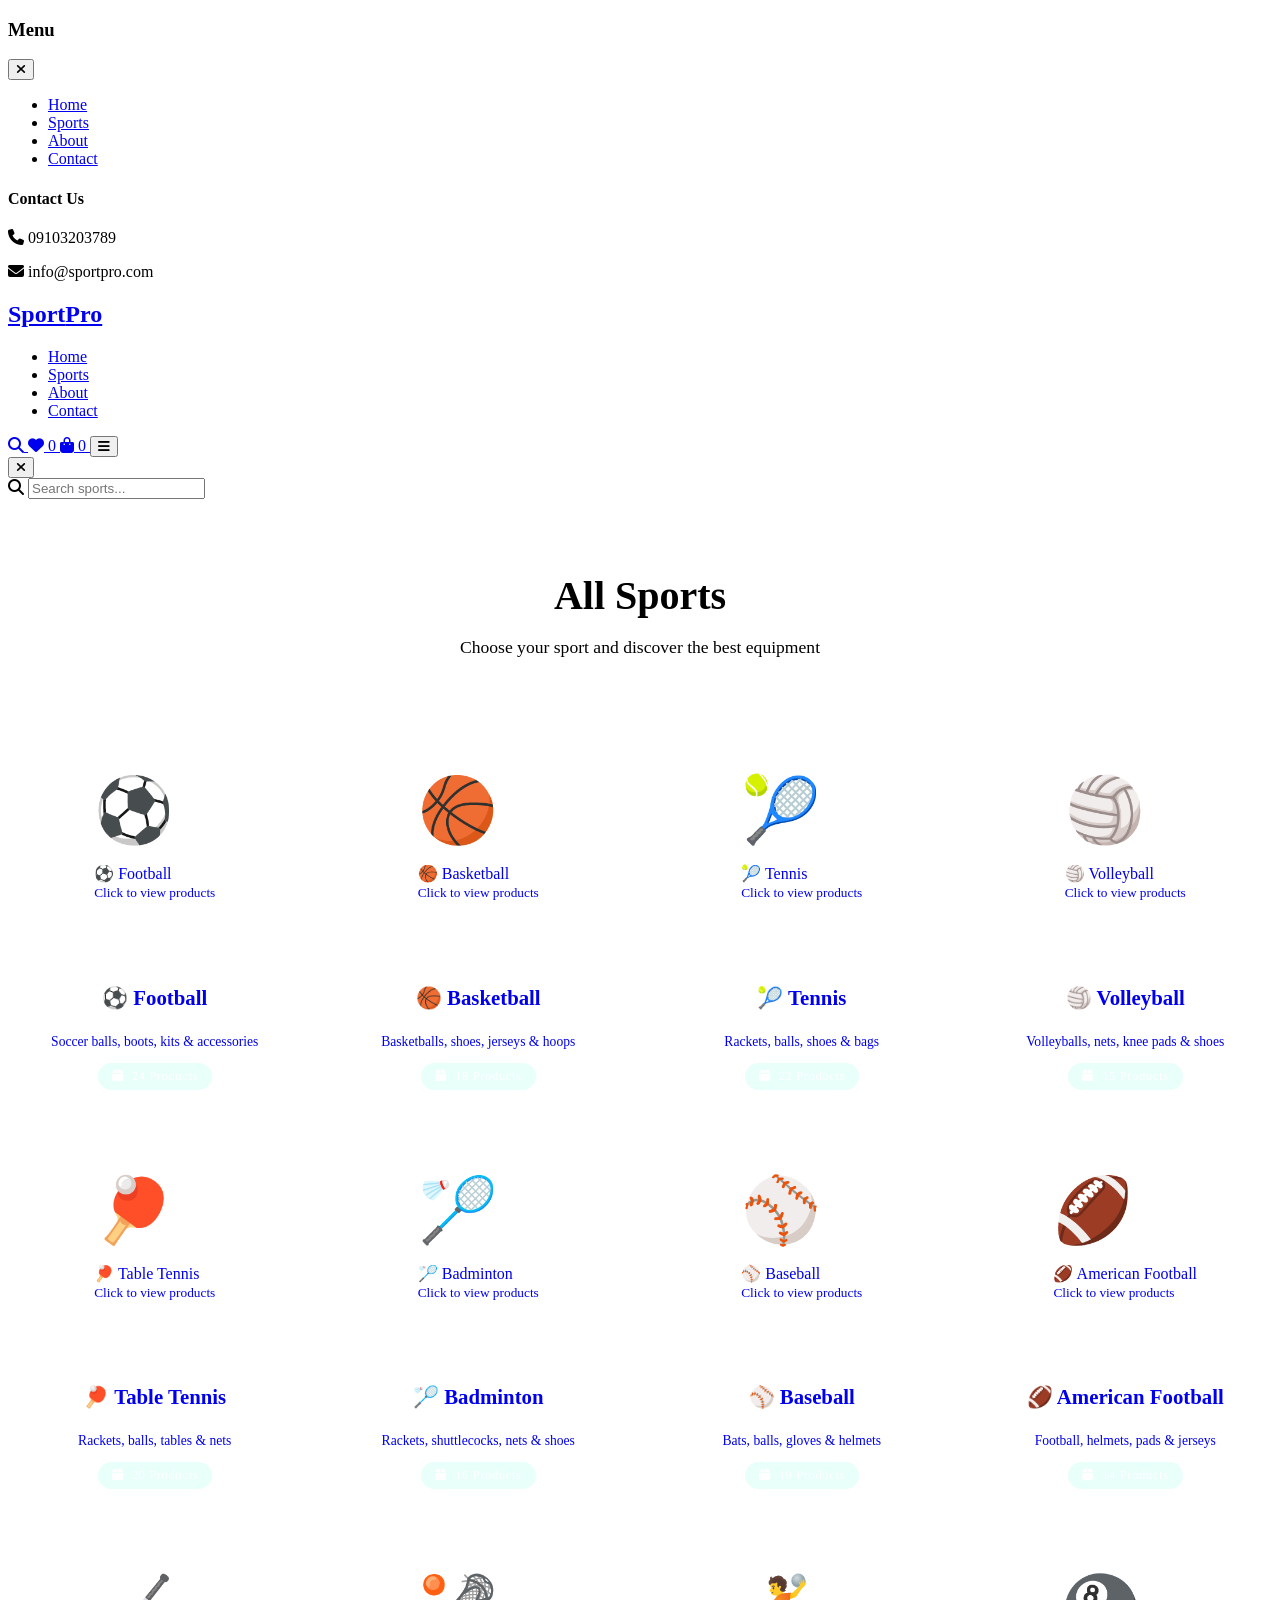
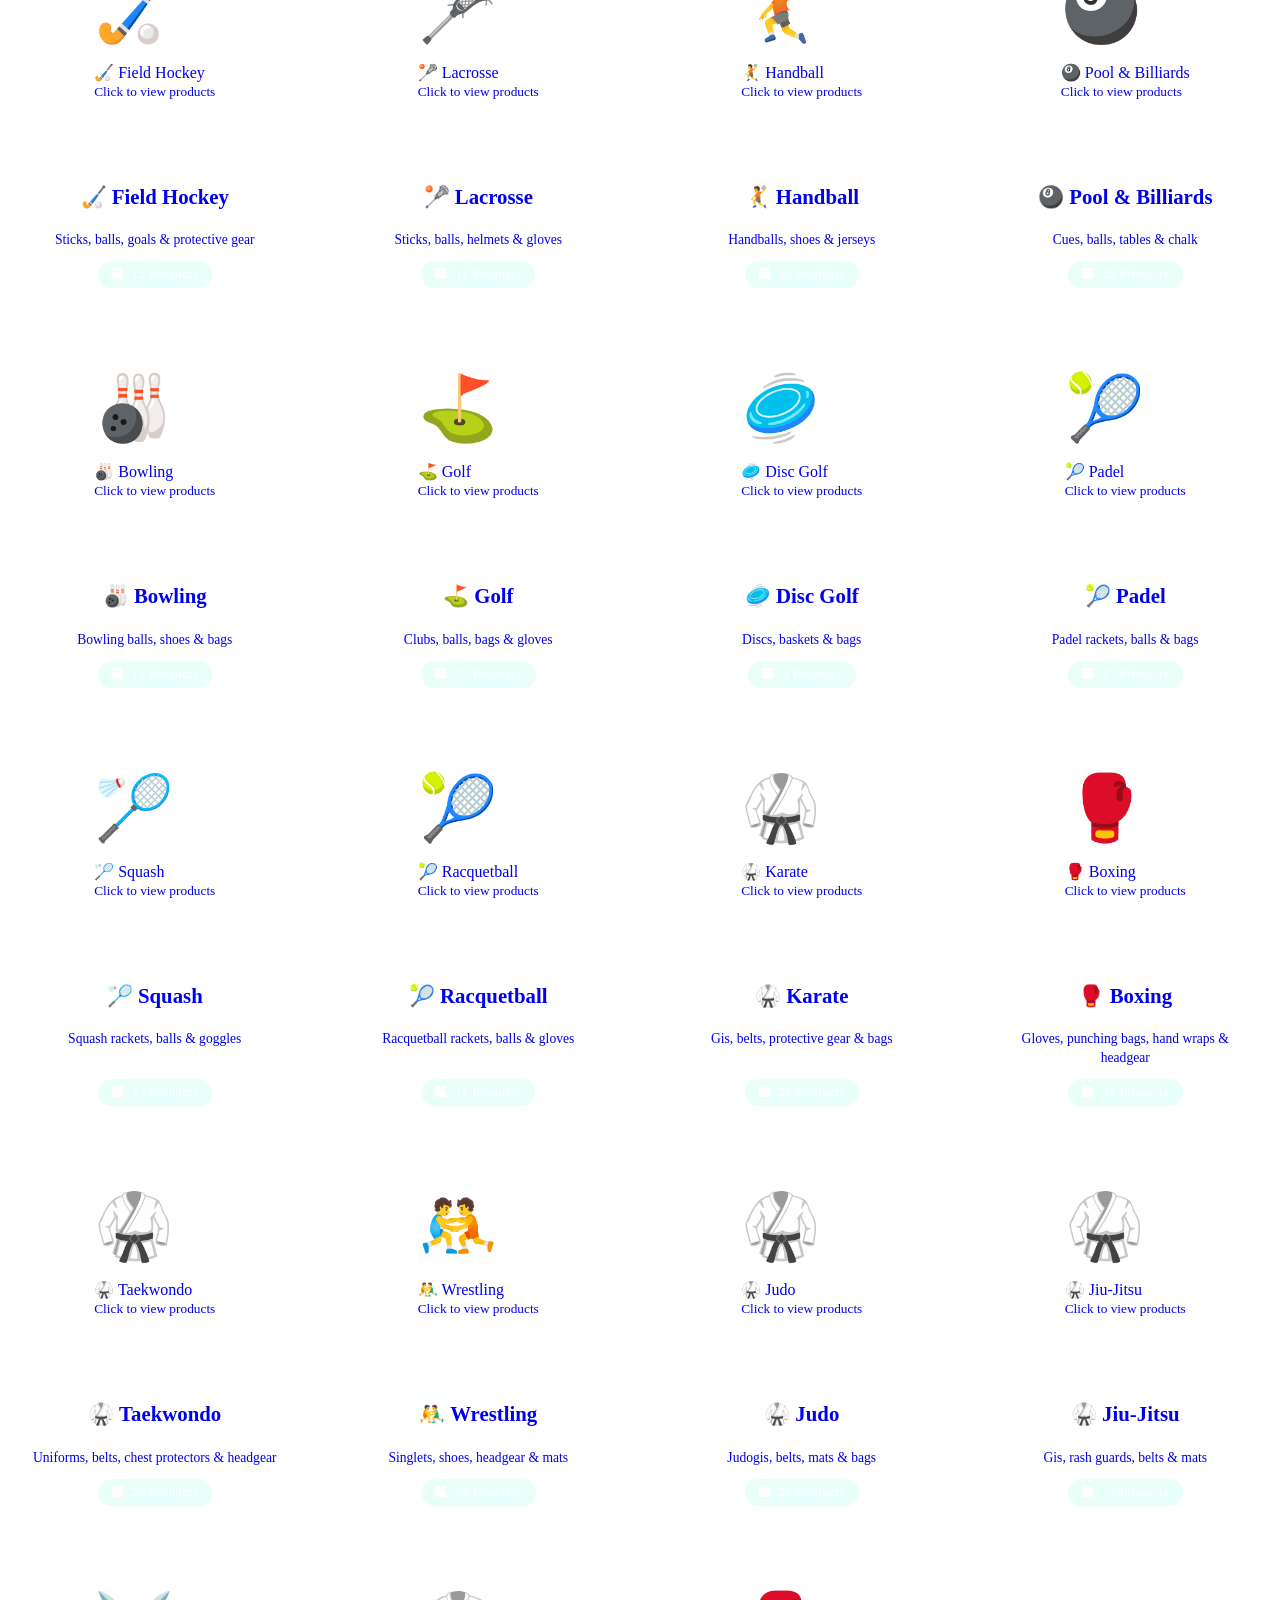
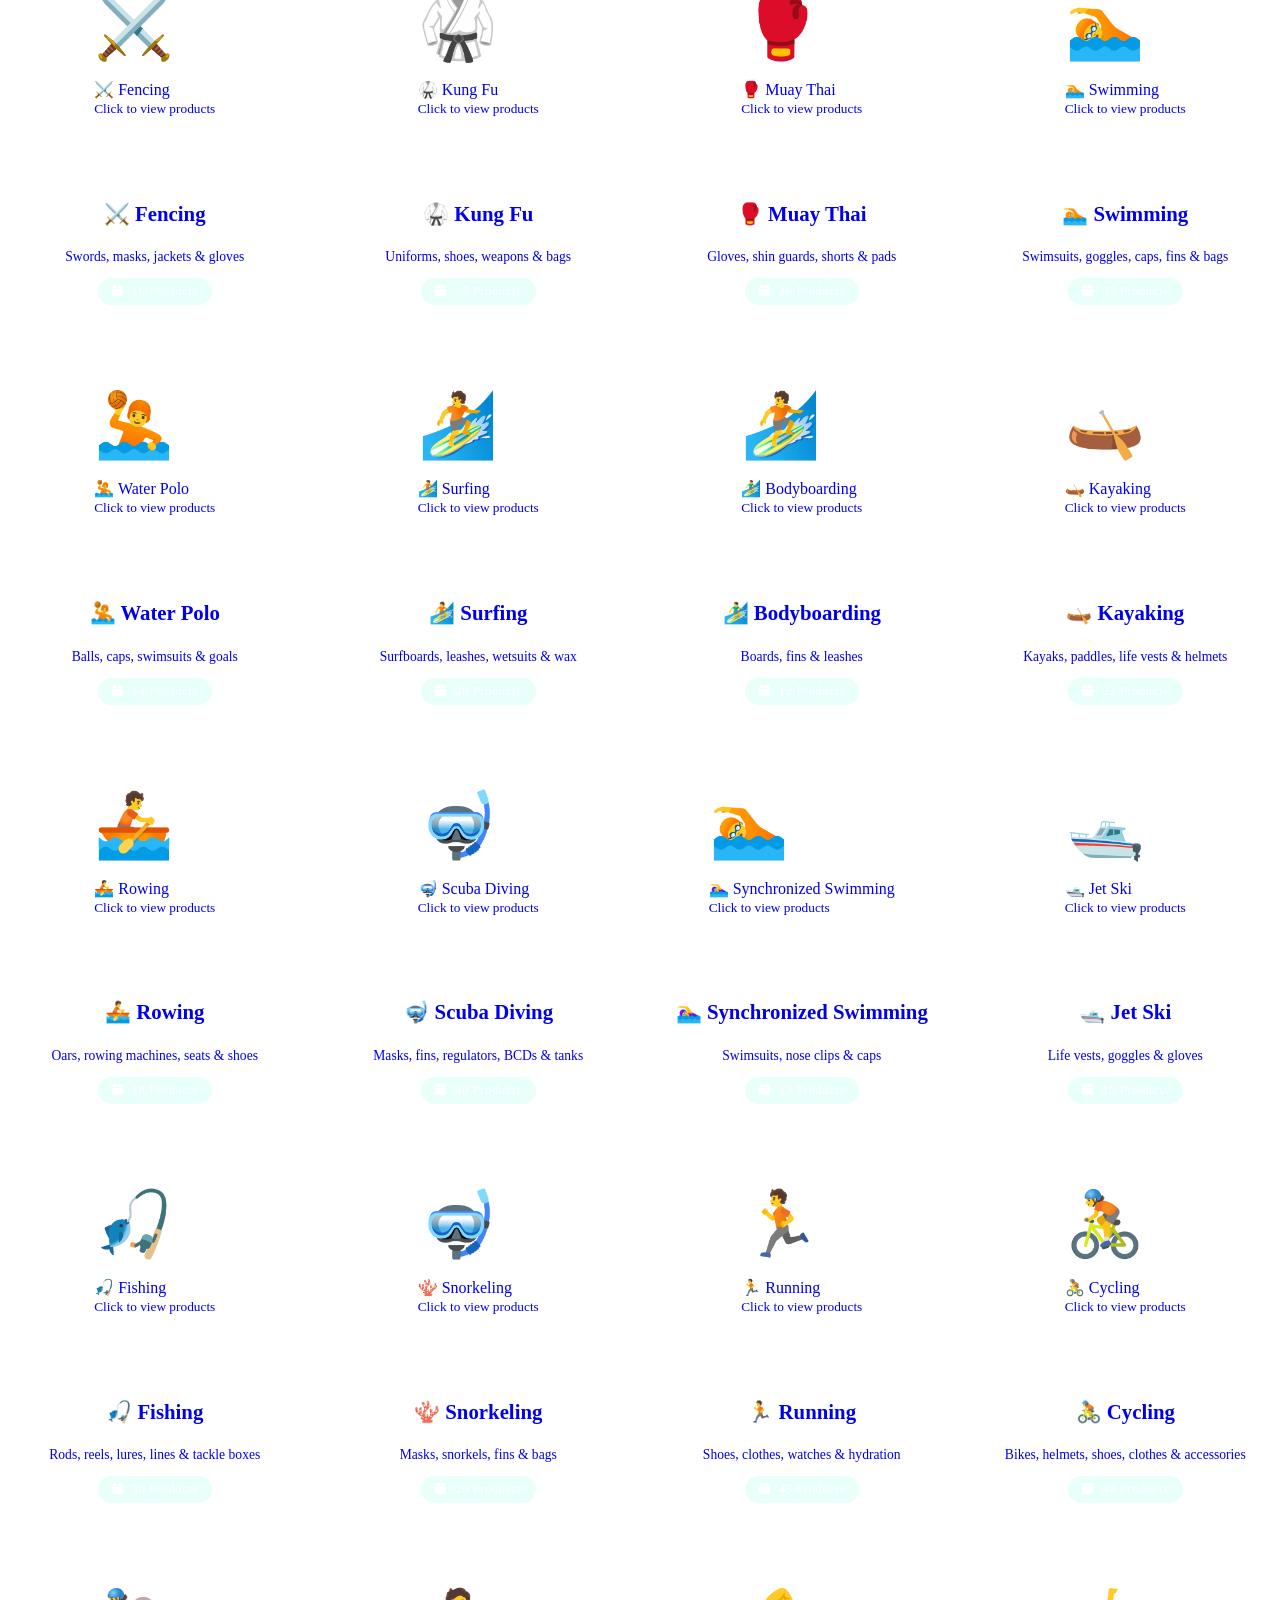
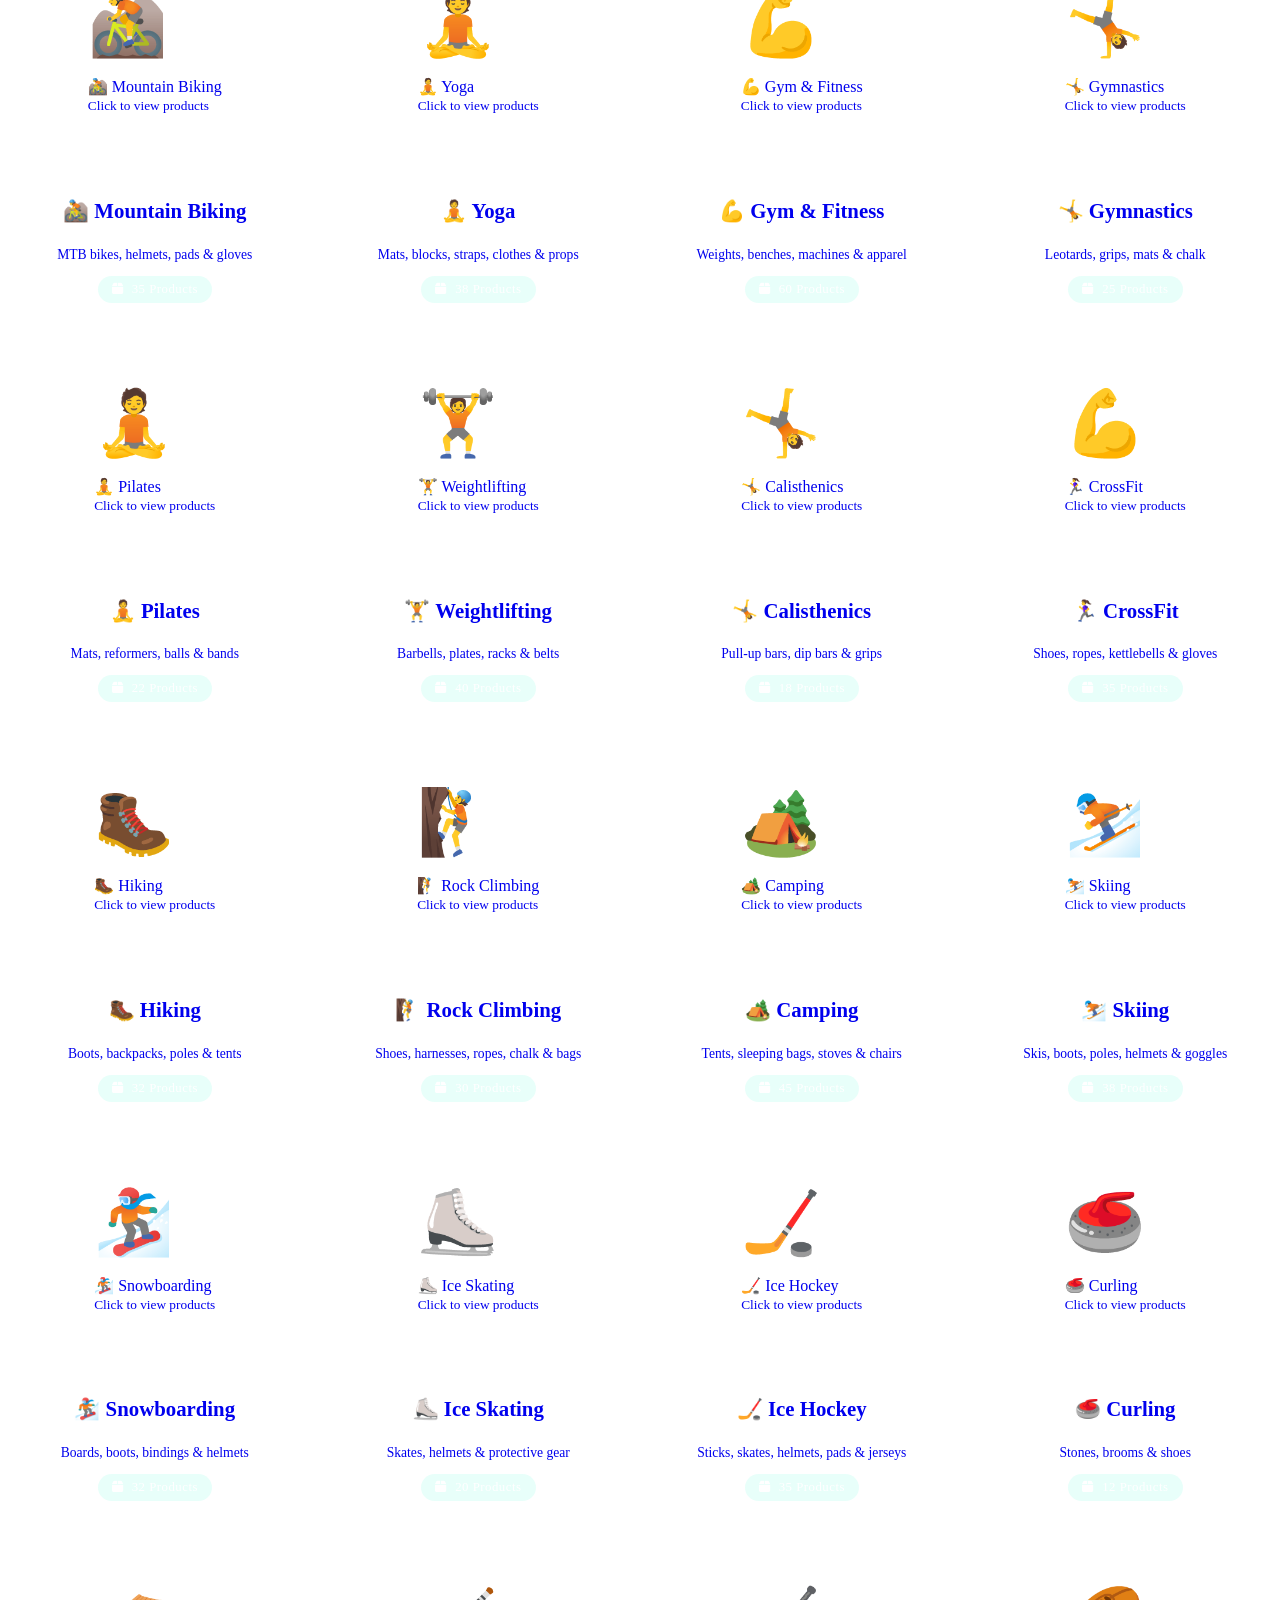
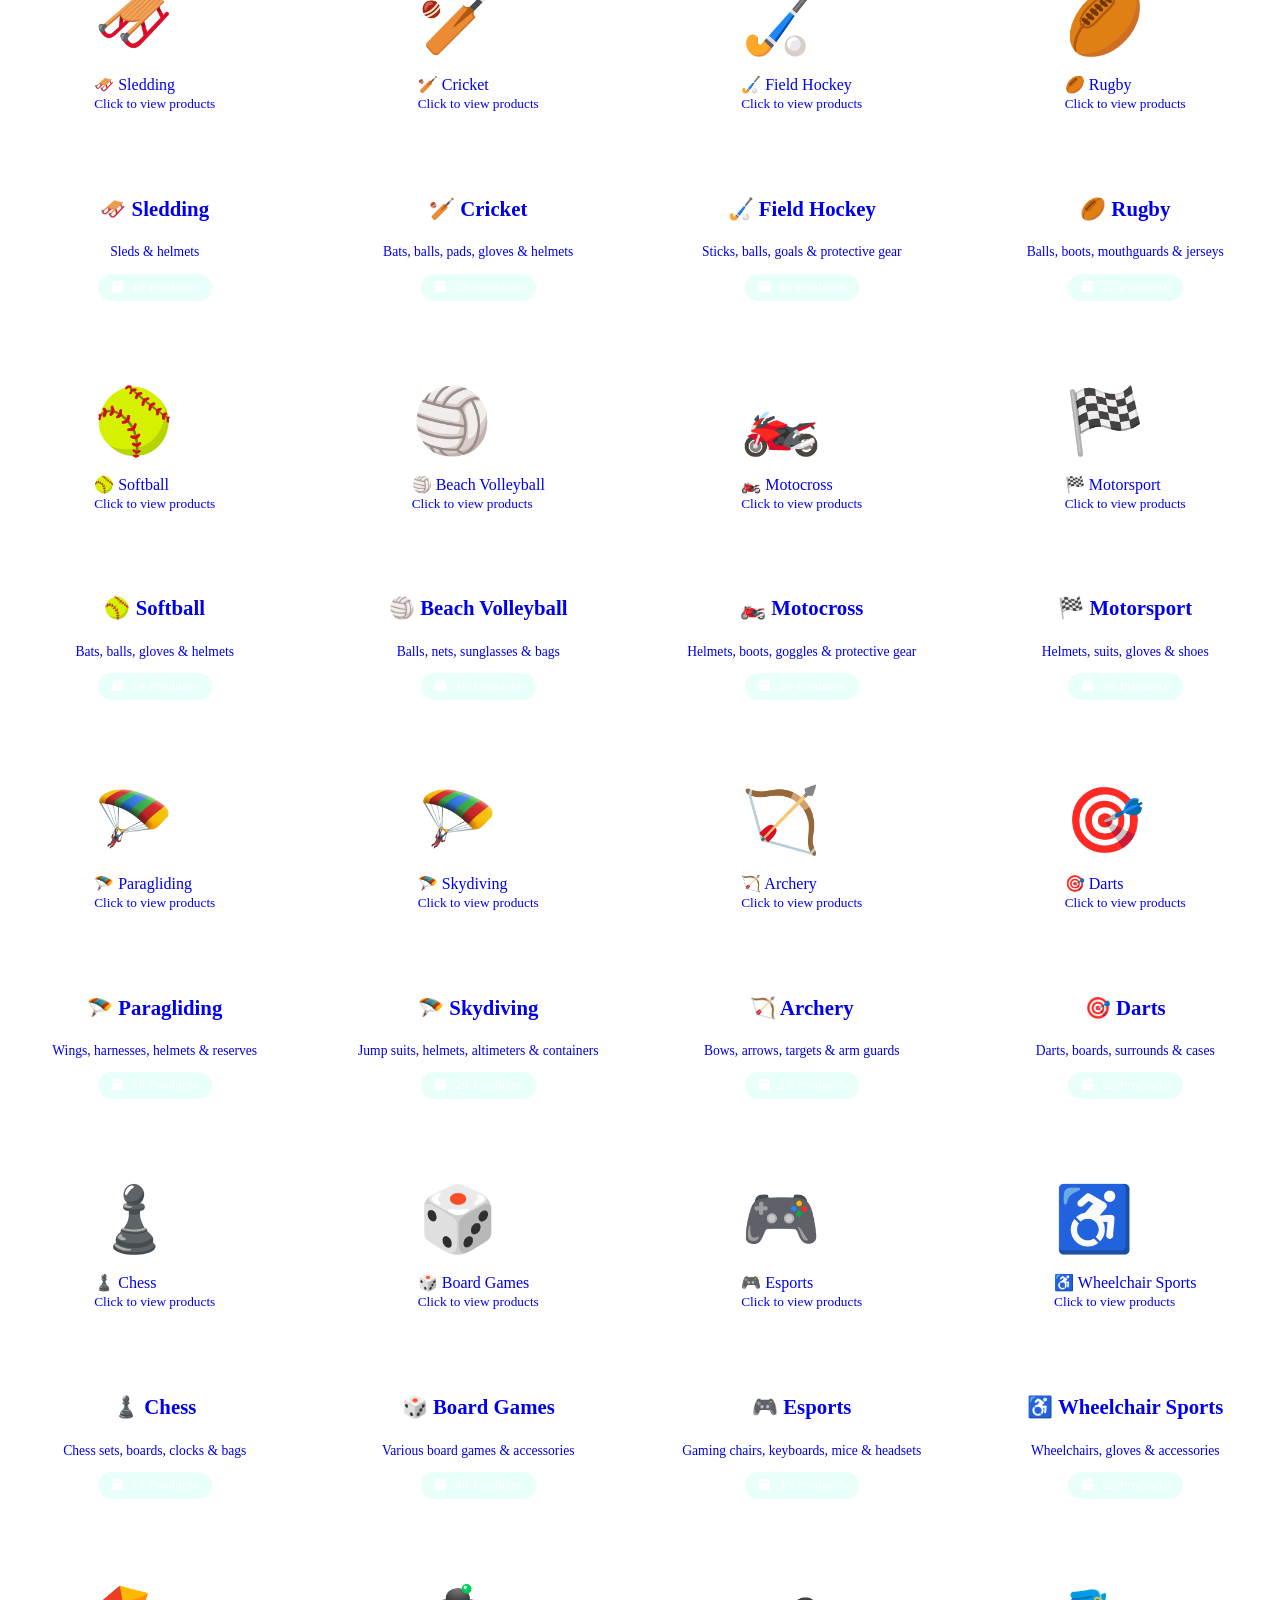
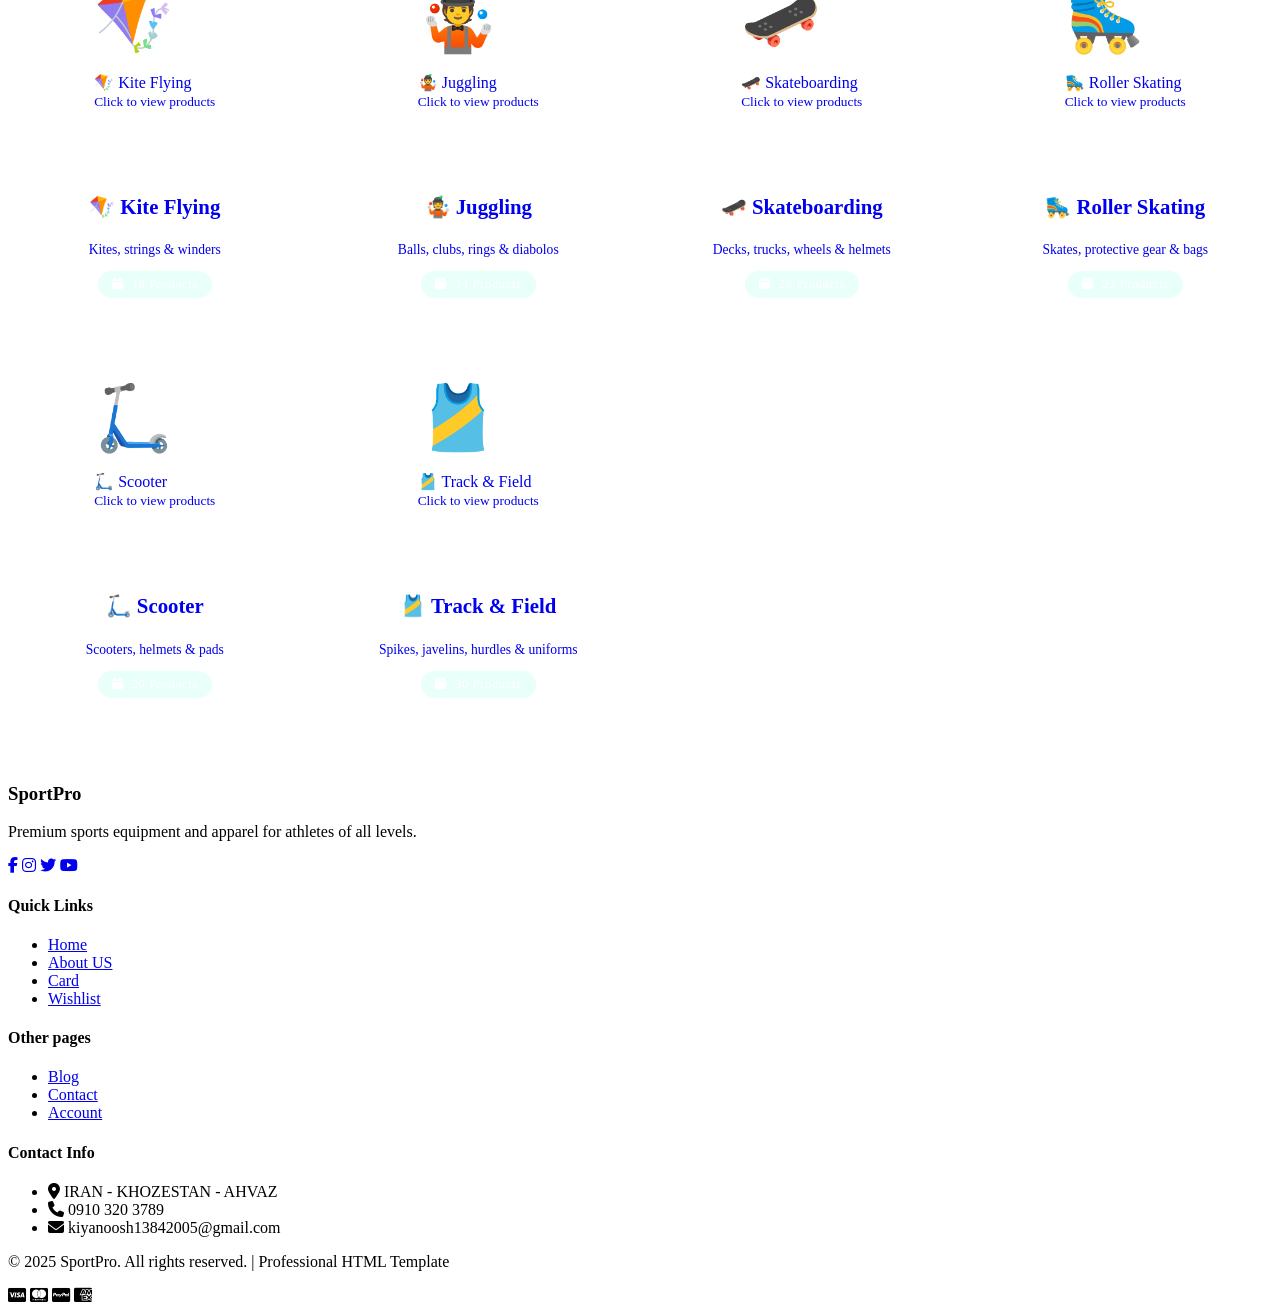
<file: template/pages/shop.html>
<!DOCTYPE html>
<html lang="en">
<head>
    <meta charset="UTF-8">
    <meta name="viewport" content="width=device-width, initial-scale=1.0, user-scalable=yes">
    <title>Sports Categories | SportPro</title>
    
    <link rel="stylesheet" href="https://cdnjs.cloudflare.com/ajax/libs/font-awesome/6.5.1/css/all.min.css">
    <link rel="stylesheet" href="D:\boot\sports-shop-template\template\css\variables.css">
    <link rel="stylesheet" href="D:\boot\sports-shop-template\template\css\main.css">
    <link rel="stylesheet" href="D:\boot\sports-shop-template\template\css\responsive.css">
    
    <style>
        .sports-page-header {
            text-align: center;
            margin-bottom: 50px;
            padding: 40px 0 20px;
        }
        .sports-page-header h1 {
            font-size: 2.5rem;
            margin-bottom: 10px;
        }
        .sports-page-header p {
            color: var(--text-gray);
            font-size: 1.1rem;
        }
        
        .sports-grid {
            display: grid;
            grid-template-columns: repeat(4, 1fr);
            gap: 30px;
            margin-bottom: 60px;
        }
        
        .sport-card {
            background: rgba(255, 255, 255, 0.03);
            border-radius: 20px;
            overflow: hidden;
            transition: all 0.3s ease;
            cursor: pointer;
            text-decoration: none;
            display: flex;
            flex-direction: column;
            height: 100%;
        }
        
        .sport-card:hover {
            transform: translateY(-10px);
            background: rgba(100, 255, 218, 0.1);
            box-shadow: 0 20px 40px rgba(0, 0, 0, 0.3);
        }
        
        .sport-image {
            height: 200px;
            position: relative;
            overflow: hidden;
        }
        
        .sport-image .image-placeholder {
            width: 100%;
            height: 100%;
            display: flex;
            align-items: center;
            justify-content: center;
            transition: transform 0.3s ease;
        }
        
        .sport-card:hover .sport-image .image-placeholder {
            transform: scale(1.05);
        }
        
        .sport-icon {
            font-size: 4rem;
            margin-bottom: 10px;
        }
        
        .sport-info {
            padding: 20px;
            text-align: center;
            flex: 1;
            display: flex;
            flex-direction: column;
        }
        
        .sport-info h3 {
            font-size: 1.3rem;
            margin-bottom: 8px;
            color: var(--text-white);
        }
        
        .sport-info p {
            color: var(--text-gray);
            font-size: 0.85rem;
            line-height: 1.4;
            margin-bottom: 12px;
        }
        
        .product-count {
            display: inline-block;
            background: rgba(100, 255, 218, 0.15);
            padding: 6px 14px;
            border-radius: 25px;
            font-size: 0.8rem;
            font-weight: 500;
            margin-top: auto;
            align-self: center;
            color: #FFFFFF;
            letter-spacing: 0.5px;
            margin-bottom: 5px;
        }
        
        .product-count i {
            margin-right: 5px;
        }
        
        @media (max-width: 1024px) {
            .sports-grid { grid-template-columns: repeat(3, 1fr); }
        }
        @media (max-width: 768px) {
            .sports-grid { grid-template-columns: repeat(2, 1fr); }
        }
        @media (max-width: 480px) {
            .sports-grid { grid-template-columns: 1fr; }
        }
    </style>
</head>
<body>


<div id="sidebar" class="sidebar">
    <div class="sidebar-header">
        <h3>Menu</h3>
        <button id="closeSidebar" class="close-sidebar"><i class="fas fa-times"></i></button>
    </div>
    <nav class="sidebar-nav">
        <ul>
            <li><a href="index.html">Home</a></li>
            <li><a href="shop.html">Sports</a></li>
            <li><a href="about.html">About</a></li>
            <li><a href="contact.html">Contact</a></li>
        </ul>
    </nav>
    <div class="sidebar-contact">
        <h4>Contact Us</h4>
        <p><i class="fas fa-phone"></i> 09103203789</p>
        <p><i class="fas fa-envelope"></i> info@sportpro.com</p>
    </div>
</div>
<div id="overlay" class="overlay"></div>


<header class="main-header">
    <div class="container">
        <div class="header-wrapper">
            <div class="logo">
                <a href="index.html"><h2>Sport<span>Pro</span></h2></a>
            </div>
            <nav class="desktop-nav">
                <ul>
                    <li><a href="index.html">Home</a></li>
                    <li><a href="shop.html" class="active">Sports</a></li>
                    <li><a href="about.html">About</a></li>
                    <li><a href="contact.html">Contact</a></li>
                </ul>
            </nav>
            <div class="header-icons">
                <a href="#" class="icon-btn" id="searchBtn">
                    <i class="fas fa-search"></i>
                </a>
                <a href="wishlist.html" class="icon-btn" style="position: relative;">
                    <i class="fas fa-heart"></i>
                    <span class="wishlist-count">0</span>
                </a>
                <a href="cart.html" class="icon-btn" style="position: relative;">
                    <i class="fas fa-shopping-bag"></i>
                    <span class="cart-count">0</span>
                </a>
                <button id="openSidebar" class="icon-btn menu-btn">
                    <i class="fas fa-bars"></i>
                </button>
            </div>
        </div>
    </div>
</header>


<div id="searchModal" class="search-modal">
    <div class="search-modal-content">
        <button id="closeSearch" class="close-search"><i class="fas fa-times"></i></button>
        <div class="search-container">
            <i class="fas fa-search search-icon"></i>
            <input type="text" placeholder="Search sports..." id="searchInput">
        </div>
        <div class="search-results" id="searchResults"></div>
    </div>
</div>


<section class="sports-page">
    <div class="container">
        <div class="sports-page-header">
            <h1>All Sports</h1>
            <p>Choose your sport and discover the best equipment</p>
        </div>
        
        <div class="sports-grid" id="sportsGrid">
        </div>
    </div>
</section>


<footer class="main-footer">
    <div class="container">
        <div class="footer-grid">
            <div class="footer-col">
                <h3>Sport<span>Pro</span></h3>
                <p>Premium sports equipment and apparel for athletes of all levels.</p>
                <div class="social-links">
                    <a href="#"><i class="fab fa-facebook-f"></i></a>
                    <a href="#"><i class="fab fa-instagram"></i></a>
                    <a href="#"><i class="fab fa-twitter"></i></a>
                    <a href="#"><i class="fab fa-youtube"></i></a>
                </div>
            </div>
            
            <div class="footer-col">
                <h4>Quick Links</h4>
                <ul>
                    <li><a href="D:\boot\sports-shop-template\template\pages\home.html">Home</a></li>
                    <li><a href="D:\boot\sports-shop-template\template\pages\about.html">About US</a></li>
                    <li><a href="D:\boot\sports-shop-template\template\pages\cart.html">Card</a></li>
                    <li><a href="D:\boot\sports-shop-template\template\pages\wishlist.html">Wishlist</a></li>
                </ul>
            </div>
            
            <div class="footer-col">
                <h4>Other pages</h4>
                <ul>
                    <li><a href="D:\boot\sports-shop-template\template\pages\blog.html">Blog</a></li>
                    <li><a href="D:\boot\sports-shop-template\template\pages\contact.html">Contact</a></li>
                    <li><a href="D:\boot\sports-shop-template\template\pages\account.html">Account</a></li>

                </ul>
            </div>
            
            <div class="footer-col">
                <h4>Contact Info</h4>
                <ul class="contact-info">
                    <li><i class="fas fa-map-marker-alt"></i> IRAN - KHOZESTAN - AHVAZ</li>
                    <li><i class="fas fa-phone"></i> 0910 320 3789</li>
                    <li><i class="fas fa-envelope"></i> kiyanoosh13842005@gmail.com</li>
                </ul>
            </div>
        </div>
        <div class="footer-bottom">
            <p>&copy; 2025 SportPro. All rights reserved. | Professional HTML Template</p>
            <div class="payment-methods">
                <i class="fab fa-cc-visa"></i>
                <i class="fab fa-cc-mastercard"></i>
                <i class="fab fa-cc-paypal"></i>
                <i class="fab fa-cc-amex"></i>
            </div>
        </div>
    </div>
</footer>

<script src="D:\boot\sports-shop-template\template\js\main.js"></script>
<script src="D:\boot\sports-shop-template\template\js\cart.js"></script>

<script>
    
    const sports = [
        { id: 1, name: "⚽ Football", slug: "football", icon: "⚽", products: 24, desc: "Soccer balls, boots, kits & accessories" },
        { id: 2, name: "🏀 Basketball", slug: "basketball", icon: "🏀", products: 18, desc: "Basketballs, shoes, jerseys & hoops" },
        { id: 3, name: "🎾 Tennis", slug: "tennis", icon: "🎾", products: 22, desc: "Rackets, balls, shoes & bags" },
        { id: 4, name: "🏐 Volleyball", slug: "volleyball", icon: "🏐", products: 15, desc: "Volleyballs, nets, knee pads & shoes" },
        { id: 5, name: "🏓 Table Tennis", slug: "table-tennis", icon: "🏓", products: 20, desc: "Rackets, balls, tables & nets" },
        { id: 6, name: "🏸 Badminton", slug: "badminton", icon: "🏸", products: 16, desc: "Rackets, shuttlecocks, nets & shoes" },
        { id: 7, name: "⚾ Baseball", slug: "baseball", icon: "⚾", products: 19, desc: "Bats, balls, gloves & helmets" },
        { id: 8, name: "🏈 American Football", slug: "american-football", icon: "🏈", products: 14, desc: "Football, helmets, pads & jerseys" },
        { id: 9, name: "🏑 Field Hockey", slug: "field-hockey", icon: "🏑", products: 12, desc: "Sticks, balls, goals & protective gear" },
        { id: 10, name: "🥍 Lacrosse", slug: "lacrosse", icon: "🥍", products: 11, desc: "Sticks, balls, helmets & gloves" },
        { id: 11, name: "🤾 Handball", slug: "handball", icon: "🤾", products: 10, desc: "Handballs, shoes & jerseys" },
        { id: 12, name: "🎱 Pool & Billiards", slug: "billiards", icon: "🎱", products: 25, desc: "Cues, balls, tables & chalk" },
        { id: 13, name: "🎳 Bowling", slug: "bowling", icon: "🎳", products: 13, desc: "Bowling balls, shoes & bags" },
        { id: 14, name: "⛳ Golf", slug: "golf", icon: "⛳", products: 30, desc: "Clubs, balls, bags & gloves" },
        { id: 15, name: "🥏 Disc Golf", slug: "disc-golf", icon: "🥏", products: 9, desc: "Discs, baskets & bags" },
        { id: 16, name: "🎾 Padel", slug: "padel", icon: "🎾", products: 17, desc: "Padel rackets, balls & bags" },
        { id: 17, name: "🏸 Squash", slug: "squash", icon: "🏸", products: 14, desc: "Squash rackets, balls & goggles" },
        { id: 18, name: "🎾 Racquetball", slug: "racquetball", icon: "🎾", products: 11, desc: "Racquetball rackets, balls & gloves" },
        { id: 19, name: "🥋 Karate", slug: "karate", icon: "🥋", products: 28, desc: "Gis, belts, protective gear & bags" },
        { id: 20, name: "🥊 Boxing", slug: "boxing", icon: "🥊", products: 32, desc: "Gloves, punching bags, hand wraps & headgear" },
        { id: 21, name: "🥋 Taekwondo", slug: "taekwondo", icon: "🥋", products: 20, desc: "Uniforms, belts, chest protectors & headgear" },
        { id: 22, name: "🤼‍♂️ Wrestling", slug: "wrestling", icon: "🤼", products: 18, desc: "Singlets, shoes, headgear & mats" },
        { id: 23, name: "🥋 Judo", slug: "judo", icon: "🥋", products: 22, desc: "Judogis, belts, mats & bags" },
        { id: 24, name: "🥋 Jiu-Jitsu", slug: "jiu-jitsu", icon: "🥋", products: 24, desc: "Gis, rash guards, belts & mats" },
        { id: 25, name: "⚔️ Fencing", slug: "fencing", icon: "⚔️", products: 16, desc: "Swords, masks, jackets & gloves" },
        { id: 26, name: "🥋 Kung Fu", slug: "kungfu", icon: "🥋", products: 15, desc: "Uniforms, shoes, weapons & bags" },
        { id: 27, name: "🥊 Muay Thai", slug: "muay-thai", icon: "🥊", products: 26, desc: "Gloves, shin guards, shorts & pads" },
        { id: 28, name: "🏊 Swimming", slug: "swimming", icon: "🏊", products: 35, desc: "Swimsuits, goggles, caps, fins & bags" },
        { id: 29, name: "🤽 Water Polo", slug: "water-polo", icon: "🤽", products: 14, desc: "Balls, caps, swimsuits & goals" },
        { id: 30, name: "🏄 Surfing", slug: "surfing", icon: "🏄", products: 28, desc: "Surfboards, leashes, wetsuits & wax" },
        { id: 31, name: "🏄‍♂️ Bodyboarding", slug: "bodyboarding", icon: "🏄", products: 12, desc: "Boards, fins & leashes" },
        { id: 32, name: "🛶 Kayaking", slug: "kayaking", icon: "🛶", products: 22, desc: "Kayaks, paddles, life vests & helmets" },
        { id: 33, name: "🚣 Rowing", slug: "rowing", icon: "🚣", products: 18, desc: "Oars, rowing machines, seats & shoes" },
        { id: 34, name: "🤿 Scuba Diving", slug: "diving", icon: "🤿", products: 40, desc: "Masks, fins, regulators, BCDs & tanks" },
        { id: 35, name: "🏊‍♀️ Synchronized Swimming", slug: "synchro", icon: "🏊", products: 13, desc: "Swimsuits, nose clips & caps" },
        { id: 36, name: "🛥️ Jet Ski", slug: "jetski", icon: "🛥️", products: 15, desc: "Life vests, goggles & gloves" },
        { id: 37, name: "🎣 Fishing", slug: "fishing", icon: "🎣", products: 50, desc: "Rods, reels, lures, lines & tackle boxes" },
        { id: 38, name: "🪸 Snorkeling", slug: "snorkeling", icon: "🤿", products: 20, desc: "Masks, snorkels, fins & bags" },
        { id: 39, name: "🏃 Running", slug: "running", icon: "🏃", products: 45, desc: "Shoes, clothes, watches & hydration" },
        { id: 40, name: "🚴 Cycling", slug: "cycling", icon: "🚴", products: 48, desc: "Bikes, helmets, shoes, clothes & accessories" },
        { id: 41, name: "🚵 Mountain Biking", slug: "mtb", icon: "🚵", products: 35, desc: "MTB bikes, helmets, pads & gloves" },
        { id: 42, name: "🧘 Yoga", slug: "yoga", icon: "🧘", products: 38, desc: "Mats, blocks, straps, clothes & props" },
        { id: 43, name: "💪 Gym & Fitness", slug: "gym", icon: "💪", products: 60, desc: "Weights, benches, machines & apparel" },
        { id: 44, name: "🤸 Gymnastics", slug: "gymnastics", icon: "🤸", products: 25, desc: "Leotards, grips, mats & chalk" },
        { id: 45, name: "🧘 Pilates", slug: "pilates", icon: "🧘", products: 22, desc: "Mats, reformers, balls & bands" },
        { id: 46, name: "🏋️ Weightlifting", slug: "weightlifting", icon: "🏋️", products: 40, desc: "Barbells, plates, racks & belts" },
        { id: 47, name: "🤸 Calisthenics", slug: "calisthenics", icon: "🤸", products: 18, desc: "Pull-up bars, dip bars & grips" },
        { id: 48, name: "🏃‍♀️ CrossFit", slug: "crossfit", icon: "💪", products: 35, desc: "Shoes, ropes, kettlebells & gloves" },
        { id: 49, name: "🥾 Hiking", slug: "hiking", icon: "🥾", products: 32, desc: "Boots, backpacks, poles & tents" },
        { id: 50, name: "🧗 Rock Climbing", slug: "climbing", icon: "🧗", products: 30, desc: "Shoes, harnesses, ropes, chalk & bags" },
        { id: 51, name: "🏕️ Camping", slug: "camping", icon: "🏕️", products: 45, desc: "Tents, sleeping bags, stoves & chairs" },
        { id: 52, name: "⛷️ Skiing", slug: "skiing", icon: "⛷️", products: 38, desc: "Skis, boots, poles, helmets & goggles" },
        { id: 53, name: "🏂 Snowboarding", slug: "snowboarding", icon: "🏂", products: 32, desc: "Boards, boots, bindings & helmets" },
        { id: 54, name: "⛸️ Ice Skating", slug: "ice-skating", icon: "⛸️", products: 20, desc: "Skates, helmets & protective gear" },
        { id: 55, name: "🏒 Ice Hockey", slug: "ice-hockey", icon: "🏒", products: 35, desc: "Sticks, skates, helmets, pads & jerseys" },
        { id: 56, name: "🥌 Curling", slug: "curling", icon: "🥌", products: 12, desc: "Stones, brooms & shoes" },
        { id: 57, name: "🛷 Sledding", slug: "sledding", icon: "🛷", products: 10, desc: "Sleds & helmets" },
        { id: 58, name: "🏏 Cricket", slug: "cricket", icon: "🏏", products: 28, desc: "Bats, balls, pads, gloves & helmets" },
        { id: 59, name: "🏑 Field Hockey", slug: "field-hockey2", icon: "🏑", products: 18, desc: "Sticks, balls, goals & protective gear" },
        { id: 60, name: "🏉 Rugby", slug: "rugby", icon: "🏉", products: 22, desc: "Balls, boots, mouthguards & jerseys" },
        { id: 61, name: "🥎 Softball", slug: "softball", icon: "🥎", products: 19, desc: "Bats, balls, gloves & helmets" },
        { id: 62, name: "🏐 Beach Volleyball", slug: "beach-volleyball", icon: "🏐", products: 16, desc: "Balls, nets, sunglasses & bags" },
        { id: 63, name: "🏍️ Motocross", slug: "motocross", icon: "🏍️", products: 28, desc: "Helmets, boots, goggles & protective gear" },
        { id: 64, name: "🏁 Motorsport", slug: "motorsport", icon: "🏁", products: 30, desc: "Helmets, suits, gloves & shoes" },
        { id: 65, name: "🪂 Paragliding", slug: "paragliding", icon: "🪂", products: 18, desc: "Wings, harnesses, helmets & reserves" },
        { id: 66, name: "🪂 Skydiving", slug: "skydiving", icon: "🪂", products: 20, desc: "Jump suits, helmets, altimeters & containers" },
        { id: 67, name: "🏹 Archery", slug: "archery", icon: "🏹", products: 24, desc: "Bows, arrows, targets & arm guards" },
        { id: 68, name: "🎯 Darts", slug: "darts", icon: "🎯", products: 20, desc: "Darts, boards, surrounds & cases" },
        { id: 69, name: "♟️ Chess", slug: "chess", icon: "♟️", products: 15, desc: "Chess sets, boards, clocks & bags" },
        { id: 70, name: "🎲 Board Games", slug: "board-games", icon: "🎲", products: 40, desc: "Various board games & accessories" },
        { id: 71, name: "🎮 Esports", slug: "esports", icon: "🎮", products: 35, desc: "Gaming chairs, keyboards, mice & headsets" },
        { id: 72, name: "♿ Wheelchair Sports", slug: "wheelchair", icon: "♿", products: 25, desc: "Wheelchairs, gloves & accessories" },
        { id: 73, name: "🪁 Kite Flying", slug: "kite", icon: "🪁", products: 18, desc: "Kites, strings & winders" },
        { id: 74, name: "🤹 Juggling", slug: "juggling", icon: "🤹", products: 14, desc: "Balls, clubs, rings & diabolos" },
        { id: 75, name: "🛹 Skateboarding", slug: "skateboarding", icon: "🛹", products: 28, desc: "Decks, trucks, wheels & helmets" },
        { id: 76, name: "🛼 Roller Skating", slug: "roller-skating", icon: "🛼", products: 22, desc: "Skates, protective gear & bags" },
        { id: 77, name: "🛴 Scooter", slug: "scooter", icon: "🛴", products: 20, desc: "Scooters, helmets & pads" },
        { id: 78, name: "🎽 Track & Field", slug: "track-field", icon: "🎽", products: 30, desc: "Spikes, javelins, hurdles & uniforms" }
    ];
    
    function renderSports() {
        const grid = document.getElementById("sportsGrid");
        grid.innerHTML = sports.map(sport => `
            <a href="sport-products.html?sport=${sport.slug}" class="sport-card">
                <div class="sport-image">
                    <div class="image-placeholder sport-bg">
                        <div class="placeholder-content">
                            <div class="sport-icon">${sport.icon}</div>
                            <p>${sport.name}<br><small>Click to view products</small></p>
                        </div>
                    </div>
                </div>
                <div class="sport-info">
                    <h3>${sport.name}</h3>
                    <p>${sport.desc.substring(0, 45)}${sport.desc.length > 45 ? '...' : ''}</p>
                    <span class="product-count"><i class="fas fa-box"></i> ${sport.products} Products</span>
                </div>
            </a>
        `).join('');
    }
    
    renderSports();
</script>
</body>
</html>
</file>
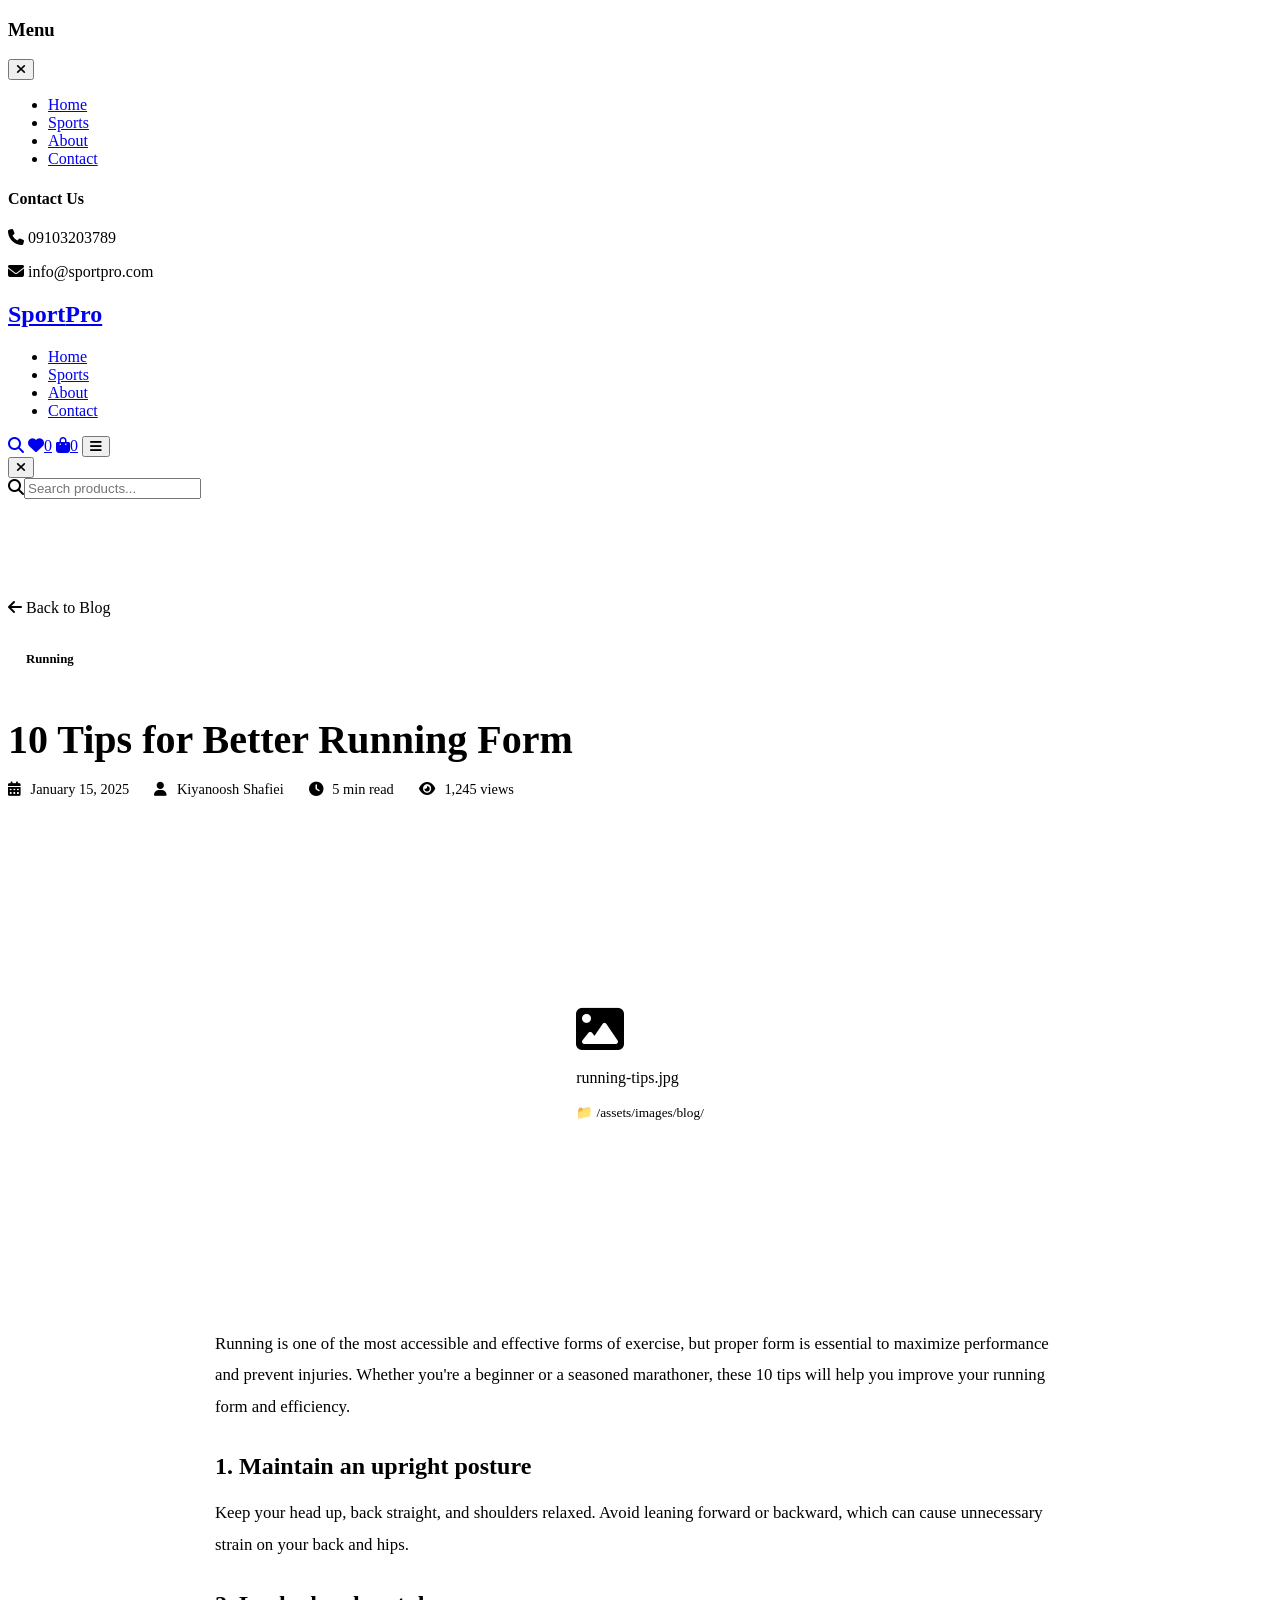
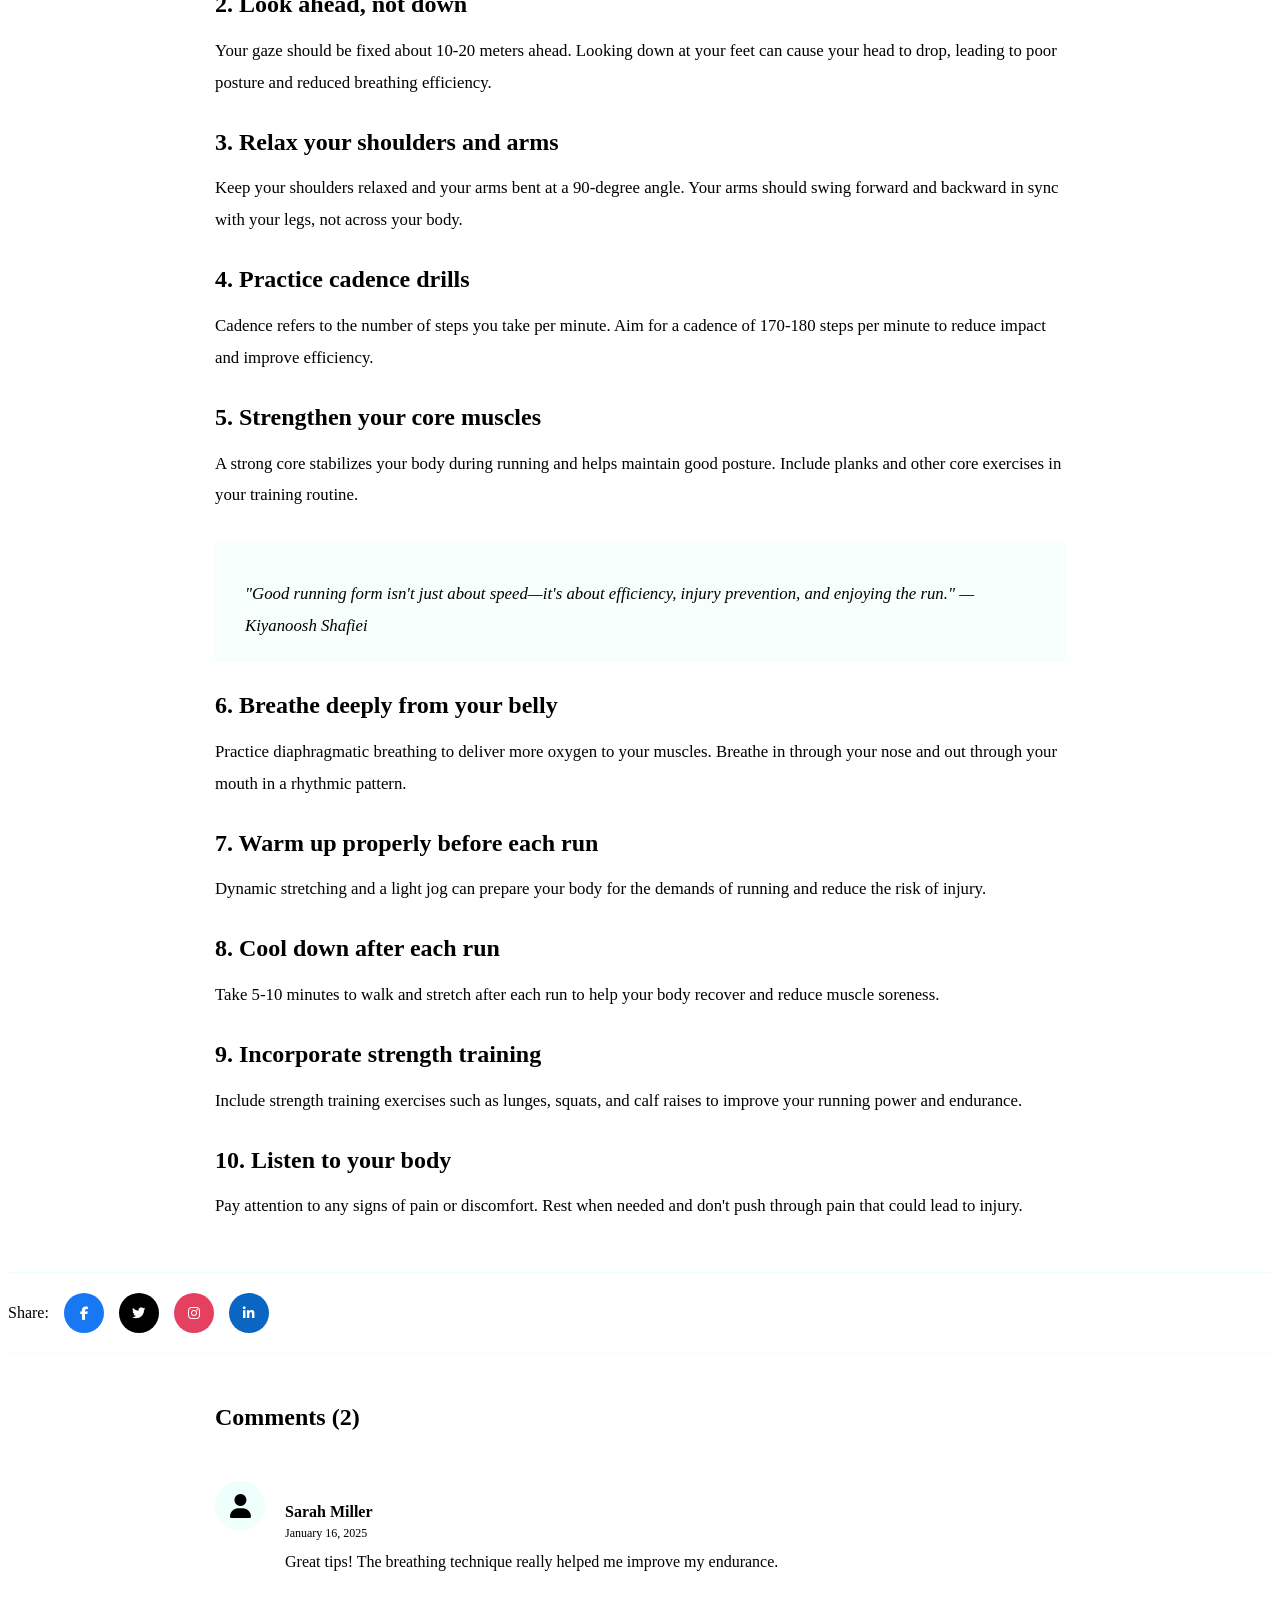
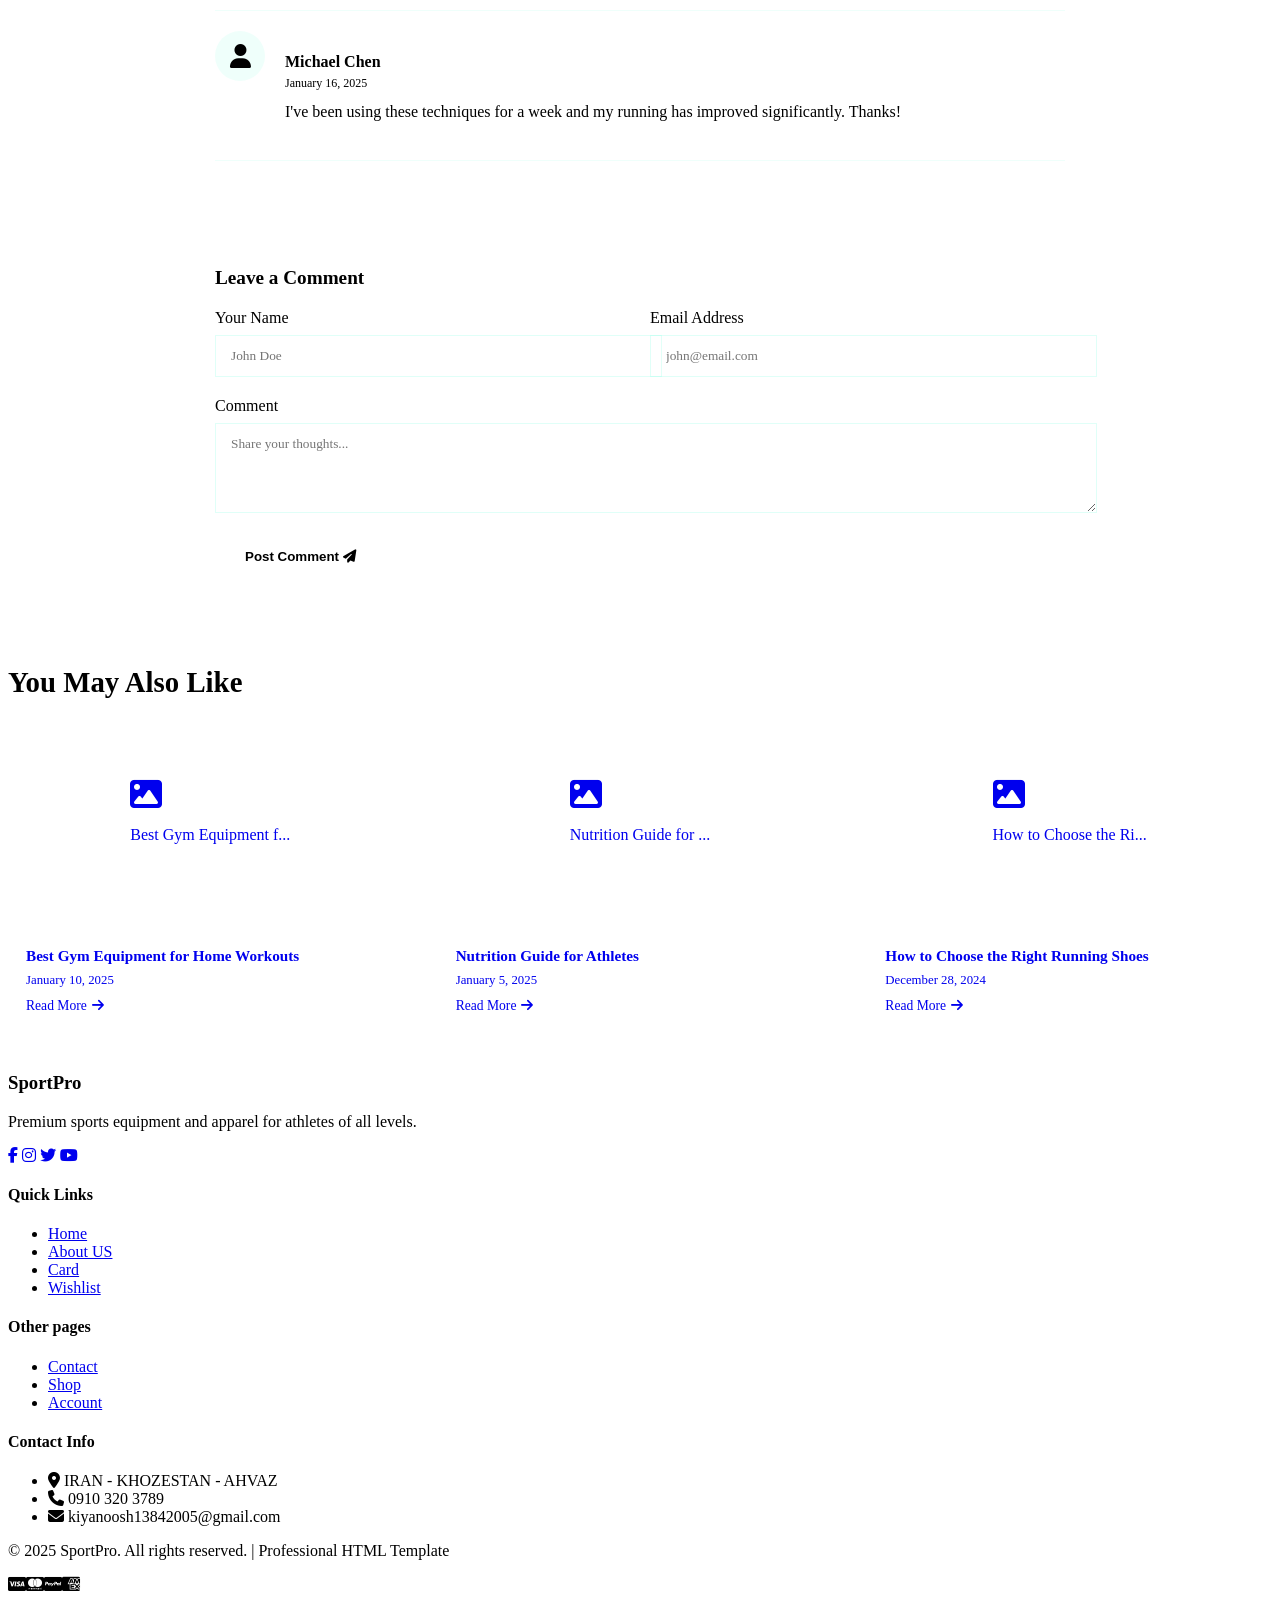
<file: template/pages/single-post.html>
<!DOCTYPE html>
<html lang="en">
<head>
    <meta charset="UTF-8">
    <meta name="viewport" content="width=device-width, initial-scale=1.0, user-scalable=yes">
    <title>Single Post | SportPro</title>
    
    <link rel="stylesheet" href="https://cdnjs.cloudflare.com/ajax/libs/font-awesome/6.5.1/css/all.min.css">
    <link rel="stylesheet" href="D:\boot\sports-shop-template\template\css\variables.css">
    <link rel="stylesheet" href="D:\boot\sports-shop-template\template\css\main.css">
    <link rel="stylesheet" href="D:\boot\sports-shop-template\template\css\components.css">
    <link rel="stylesheet" href="D:\boot\sports-shop-template\template\css\responsive.css">
    
    <style>
        .back-link {
            display: inline-block;
            margin-bottom: 30px;
            color: var(--secondary);
            text-decoration: none;
            transition: var(--transition-normal);
        }
        .back-link:hover {
            margin-right: 5px;
            color: var(--accent);
        }
        
        .post-header {
            margin-bottom: 40px;
        }
        .post-category {
            display: inline-block;
            background: var(--secondary);
            color: var(--primary-dark);
            padding: 5px 18px;
            border-radius: 30px;
            font-size: 0.8rem;
            font-weight: 600;
            margin-bottom: 15px;
        }
        .post-title {
            font-size: 2.5rem;
            margin-bottom: 15px;
            line-height: 1.3;
        }
        .post-meta {
            display: flex;
            gap: 25px;
            color: var(--text-gray);
            font-size: 0.9rem;
            flex-wrap: wrap;
        }
        .post-meta i {
            color: var(--secondary);
            margin-right: 6px;
        }
        
        .post-image {
            width: 100%;
            height: 450px;
            border-radius: var(--radius-lg);
            overflow: hidden;
            margin-bottom: 40px;
            background: rgba(255,255,255,0.03);
        }
        .post-image .image-placeholder {
            width: 100%;
            height: 100%;
            display: flex;
            align-items: center;
            justify-content: center;
        }
        
        .post-content {
            max-width: 850px;
            margin: 0 auto 50px;
        }
        .post-content p {
            color: var(--text-gray);
            line-height: 1.9;
            margin-bottom: 20px;
            font-size: 1.05rem;
        }
        .post-content h3 {
            color: var(--text-white);
            margin: 30px 0 15px;
            font-size: 1.5rem;
        }
        .post-content ul {
            margin: 20px 0 20px 25px;
        }
        .post-content ul li {
            color: var(--text-gray);
            line-height: 1.8;
            margin-bottom: 10px;
        }
        .post-content blockquote {
            background: rgba(100,255,218,0.05);
            border-left: 4px solid var(--secondary);
            padding: 20px 30px;
            margin: 30px 0;
            border-radius: 0 var(--radius-md) var(--radius-md) 0;
        }
        .post-content blockquote p {
            margin-bottom: 0;
            font-style: italic;
            color: var(--text-light);
        }
        
        .share-section {
            display: flex;
            align-items: center;
            gap: 15px;
            padding: 20px 0;
            border-top: 1px solid rgba(100,255,218,0.1);
            border-bottom: 1px solid rgba(100,255,218,0.1);
            margin: 30px 0 50px;
            flex-wrap: wrap;
        }
        .share-section span {
            color: var(--text-gray);
        }
        .share-btn {
            width: 40px;
            height: 40px;
            border-radius: 50%;
            display: flex;
            align-items: center;
            justify-content: center;
            transition: var(--transition-normal);
            border: none;
            cursor: pointer;
        }
        .share-btn.facebook { background: #1877f2; color: white; }
        .share-btn.twitter { background: #000000; color: white; }
        .share-btn.instagram { background: #e4405f; color: white; }
        .share-btn.linkedin { background: #0a66c2; color: white; }
        .share-btn:hover { transform: translateY(-3px); }
        
        .comments-section {
            margin: 50px 0;
            max-width: 850px;
            margin-left: auto;
            margin-right: auto;
        }
        .comments-section h3 {
            font-size: 1.5rem;
            margin-bottom: 30px;
        }
        .comment-item {
            display: flex;
            gap: 20px;
            padding: 20px 0;
            border-bottom: 1px solid rgba(100,255,218,0.1);
        }
        .comment-avatar {
            width: 50px;
            height: 50px;
            background: rgba(100,255,218,0.1);
            border-radius: 50%;
            display: flex;
            align-items: center;
            justify-content: center;
            flex-shrink: 0;
        }
        .comment-avatar i {
            font-size: 1.5rem;
            color: var(--secondary);
        }
        .comment-content h4 {
            font-size: 1rem;
            margin-bottom: 5px;
        }
        .comment-content .comment-date {
            color: var(--text-gray);
            font-size: 0.75rem;
        }
        .comment-content p {
            color: var(--text-gray);
            margin-top: 8px;
            line-height: 1.6;
        }
        
        .comment-form {
            max-width: 850px;
            margin: 0 auto 60px;
            background: rgba(255,255,255,0.03);
            border-radius: var(--radius-lg);
            padding: 30px;
        }
        .comment-form h4 {
            font-size: 1.2rem;
            margin-bottom: 20px;
        }
        .comment-form .form-row {
            display: grid;
            grid-template-columns: 1fr 1fr;
            gap: 20px;
        }
        .comment-form .form-group {
            margin-bottom: 20px;
        }
        .comment-form .form-group label {
            display: block;
            margin-bottom: 8px;
            color: var(--text-light);
            font-weight: 500;
        }
        .comment-form .form-group input,
        .comment-form .form-group textarea {
            width: 100%;
            padding: 12px 15px;
            background: rgba(255,255,255,0.05);
            border: 1px solid rgba(100,255,218,0.2);
            border-radius: var(--radius-md);
            color: var(--text-light);
            font-family: var(--font-primary);
        }
        .comment-form .form-group input:focus,
        .comment-form .form-group textarea:focus {
            outline: none;
            border-color: var(--secondary);
        }
        .submit-comment {
            background: var(--secondary);
            color: var(--primary-dark);
            border: none;
            padding: 12px 30px;
            border-radius: var(--radius-full);
            font-weight: 600;
            cursor: pointer;
            transition: var(--transition-normal);
        }
        .submit-comment:hover {
            transform: translateY(-2px);
            box-shadow: var(--shadow-glow);
        }
        
        .related-posts {
            margin: 60px 0 40px;
        }
        .section-title {
            font-size: 1.8rem;
            margin-bottom: 30px;
        }
        .related-grid {
            display: grid;
            grid-template-columns: repeat(3, 1fr);
            gap: 25px;
        }
        .related-card {
            background: rgba(255,255,255,0.03);
            border-radius: var(--radius-lg);
            overflow: hidden;
            transition: var(--transition-normal);
            text-decoration: none;
        }
        .related-card:hover {
            transform: translateY(-5px);
            background: rgba(100,255,218,0.1);
        }
        .related-image {
            height: 180px;
            overflow: hidden;
        }
        .related-image .image-placeholder {
            width: 100%;
            height: 100%;
            display: flex;
            align-items: center;
            justify-content: center;
        }
        .related-info {
            padding: 18px;
        }
        .related-info h4 {
            color: var(--text-white);
            margin-bottom: 8px;
            font-size: 0.95rem;
        }
        .related-info .related-date {
            color: var(--text-gray);
            font-size: 0.8rem;
        }
        .related-info .read-more-small {
            color: var(--secondary);
            text-decoration: none;
            font-size: 0.85rem;
            display: inline-flex;
            align-items: center;
            gap: 5px;
            margin-top: 10px;
        }
        
        @media (max-width: 992px) {
            .post-image { height: 300px; }
            .related-grid { grid-template-columns: repeat(2, 1fr); }
        }
        
        @media (max-width: 768px) {
            .post-title { font-size: 1.8rem; }
            .post-meta { gap: 15px; font-size: 0.8rem; }
            .post-image { height: 220px; }
            .comment-form .form-row { grid-template-columns: 1fr; }
            .related-grid { grid-template-columns: 1fr; }
        }
    </style>
</head>
<body>

<div id="sidebar" class="sidebar">
    <div class="sidebar-header"><h3>Menu</h3><button id="closeSidebar" class="close-sidebar"><i class="fas fa-times"></i></button></div>
    <nav class="sidebar-nav"><ul><li><a href="index.html">Home</a></li><li><a href="shop.html">Sports</a></li><li><a href="about.html">About</a></li><li><a href="contact.html">Contact</a></li></ul></nav>
    <div class="sidebar-contact"><h4>Contact Us</h4><p><i class="fas fa-phone"></i> 09103203789</p><p><i class="fas fa-envelope"></i> info@sportpro.com</p></div>
</div>
<div id="overlay" class="overlay"></div>

<header class="main-header">
    <div class="container">
        <div class="header-wrapper">
            <div class="logo"><a href="index.html"><h2>Sport<span>Pro</span></h2></a></div>
            <nav class="desktop-nav"><ul><li><a href="index.html">Home</a></li><li><a href="shop.html">Sports</a></li><li><a href="about.html">About</a></li><li><a href="contact.html">Contact</a></li></ul></nav>
            <div class="header-icons">
                <a href="#" class="icon-btn" id="searchBtn"><i class="fas fa-search"></i></a>
                <a href="wishlist.html" class="icon-btn" style="position: relative;"><i class="fas fa-heart"></i><span class="wishlist-count">0</span></a>
                <a href="cart.html" class="icon-btn" style="position: relative;"><i class="fas fa-shopping-bag"></i><span class="cart-count">0</span></a>
                <button id="openSidebar" class="icon-btn menu-btn"><i class="fas fa-bars"></i></button>
            </div>
        </div>
    </div>
</header>

<div id="searchModal" class="search-modal"><div class="search-modal-content"><button id="closeSearch" class="close-search"><i class="fas fa-times"></i></button><div class="search-container"><i class="fas fa-search search-icon"></i><input type="text" placeholder="Search products..." id="searchInput"></div><div class="search-results" id="searchResults"></div></div></div>

<main style="margin-top: 100px;">
    <div class="container">
        <a href="blog.html" class="back-link"><i class="fas fa-arrow-left"></i> Back to Blog</a>
        
        <div id="dynamicContent">Loading post...</div>
    </div>
</main>

<footer class="main-footer">
    <div class="container">
        <div class="footer-grid">
            <div class="footer-col">
                <h3>Sport<span>Pro</span></h3>
                <p>Premium sports equipment and apparel for athletes of all levels.</p>
                <div class="social-links">
                    <a href="#"><i class="fab fa-facebook-f"></i></a>
                    <a href="#"><i class="fab fa-instagram"></i></a>
                    <a href="#"><i class="fab fa-twitter"></i></a>
                    <a href="#"><i class="fab fa-youtube"></i></a>
                </div>
            </div>
            
            <div class="footer-col">
                <h4>Quick Links</h4>
                <ul>
                    <li><a href="D:\boot\sports-shop-template\template\pages\home.html">Home</a></li>
                    <li><a href="D:\boot\sports-shop-template\template\pages\about.html">About US</a></li>
                    <li><a href="D:\boot\sports-shop-template\template\pages\cart.html">Card</a></li>
                    <li><a href="D:\boot\sports-shop-template\template\pages\wishlist.html">Wishlist</a></li>
                </ul>
            </div>
            
            <div class="footer-col">
                <h4>Other pages</h4>
                <ul>
                    <li><a href="D:\boot\sports-shop-template\template\pages\contact.html">Contact</a></li>
                    <li><a href="D:\boot\sports-shop-template\template\pages\shop.html">Shop</a></li>
                    <li><a href="D:\boot\sports-shop-template\template\pages\account.html">Account</a></li>

                </ul>
            </div>
            
            <div class="footer-col">
                <h4>Contact Info</h4>
                <ul class="contact-info">
                    <li><i class="fas fa-map-marker-alt"></i> IRAN - KHOZESTAN - AHVAZ</li>
                    <li><i class="fas fa-phone"></i> 0910 320 3789</li>
                    <li><i class="fas fa-envelope"></i> kiyanoosh13842005@gmail.com</li>
                </ul>
            </div>
        </div>
        <div class="footer-bottom"><p>&copy; 2025 SportPro. All rights reserved. | Professional HTML Template</p><div class="payment-methods"><i class="fab fa-cc-visa"></i><i class="fab fa-cc-mastercard"></i><i class="fab fa-cc-paypal"></i><i class="fab fa-cc-amex"></i></div></div>
    </div>
</footer>

<script src="D:\boot\sports-shop-template\template\js\main.js"></script>
<script src="D:\boot\sports-shop-template\template\js\cart.js"></script>

<script>
    const urlParams = new URLSearchParams(window.location.search);
    const postId = parseInt(urlParams.get('id')) || 1;
    
    // ===== دیتابیس کامل 6 مقاله =====
    const postsDatabase = {
        1: {
            id: 1,
            title: "10 Tips for Better Running Form",
            category: "Running",
            date: "January 15, 2025",
            author: "Kiyanoosh Shafiei",
            readTime: "5 min read",
            views: 1245,
            image: "running-tips",
            content: `
                <p>Running is one of the most accessible and effective forms of exercise, but proper form is essential to maximize performance and prevent injuries. Whether you're a beginner or a seasoned marathoner, these 10 tips will help you improve your running form and efficiency.</p>
                
                <h3>1. Maintain an upright posture</h3>
                <p>Keep your head up, back straight, and shoulders relaxed. Avoid leaning forward or backward, which can cause unnecessary strain on your back and hips.</p>
                
                <h3>2. Look ahead, not down</h3>
                <p>Your gaze should be fixed about 10-20 meters ahead. Looking down at your feet can cause your head to drop, leading to poor posture and reduced breathing efficiency.</p>
                
                <h3>3. Relax your shoulders and arms</h3>
                <p>Keep your shoulders relaxed and your arms bent at a 90-degree angle. Your arms should swing forward and backward in sync with your legs, not across your body.</p>
                
                <h3>4. Practice cadence drills</h3>
                <p>Cadence refers to the number of steps you take per minute. Aim for a cadence of 170-180 steps per minute to reduce impact and improve efficiency.</p>
                
                <h3>5. Strengthen your core muscles</h3>
                <p>A strong core stabilizes your body during running and helps maintain good posture. Include planks and other core exercises in your training routine.</p>
                
                <blockquote>
                    <p>"Good running form isn't just about speed—it's about efficiency, injury prevention, and enjoying the run." — Kiyanoosh Shafiei</p>
                </blockquote>
                
                <h3>6. Breathe deeply from your belly</h3>
                <p>Practice diaphragmatic breathing to deliver more oxygen to your muscles. Breathe in through your nose and out through your mouth in a rhythmic pattern.</p>
                
                <h3>7. Warm up properly before each run</h3>
                <p>Dynamic stretching and a light jog can prepare your body for the demands of running and reduce the risk of injury.</p>
                
                <h3>8. Cool down after each run</h3>
                <p>Take 5-10 minutes to walk and stretch after each run to help your body recover and reduce muscle soreness.</p>
                
                <h3>9. Incorporate strength training</h3>
                <p>Include strength training exercises such as lunges, squats, and calf raises to improve your running power and endurance.</p>
                
                <h3>10. Listen to your body</h3>
                <p>Pay attention to any signs of pain or discomfort. Rest when needed and don't push through pain that could lead to injury.</p>
            `,
            comments: [
                { name: "Sarah Miller", date: "January 16, 2025", text: "Great tips! The breathing technique really helped me improve my endurance." },
                { name: "Michael Chen", date: "January 16, 2025", text: "I've been using these techniques for a week and my running has improved significantly. Thanks!" }
            ]
        },
        2: {
            id: 2,
            title: "Best Gym Equipment for Home Workouts",
            category: "Fitness",
            date: "January 10, 2025",
            author: "Alireza",
            readTime: "7 min read",
            views: 2341,
            image: "home-gym",
            content: `
                <p>Building a home gym doesn't have to be expensive or complicated. With the right equipment, you can create an effective workout space that rivals any commercial gym. Here are our top 10 recommendations for home gym equipment.</p>
                
                <h3>1. Adjustable Dumbbells</h3>
                <p>These space-saving weights can replace an entire rack of dumbbells, making them perfect for home use.</p>
                
                <h3>2. Resistance Bands</h3>
                <p>Versatile and affordable, resistance bands are great for strength training, stretching, and rehabilitation exercises.</p>
                
                <h3>3. Yoga Mat</h3>
                <p>A quality yoga mat is essential for floor exercises, stretching, and yoga practice at home.</p>
                
                <h3>4. Pull-Up Bar</h3>
                <p>Install a pull-up bar in a doorway to perform upper body exercises like pull-ups, chin-ups, and hanging leg raises.</p>
                
                <h3>5. Kettlebell</h3>
                <p>A kettlebell is incredibly versatile and can be used for swings, squats, presses, and more.</p>
                
                <blockquote>
                    <p>"A well-equipped home gym can be more effective than a commercial gym because you can focus on your own pace and routine." — Alireza</p>
                </blockquote>
                
                <h3>6. Jump Rope</h3>
                <p>An excellent cardiovascular workout tool that takes up minimal space and costs very little.</p>
                
                <h3>7. Medicine Ball</h3>
                <p>Great for core exercises, rotational movements, and plyometric training.</p>
                
                <h3>8. Foam Roller</h3>
                <p>Essential for self-myofascial release and muscle recovery after workouts.</p>
                
                <h3>9. Weight Bench</h3>
                <p>A sturdy weight bench allows you to perform a wide range of exercises with dumbbells and barbells.</p>
                
                <h3>10. Suspension Trainer</h3>
                <p>Perfect for bodyweight exercises that challenge your stability and strength.</p>
            `,
            comments: [
                { name: "Emily Rodriguez", date: "January 11, 2025", text: "Great recommendations! I've been using these equipment at home and it's transformed my fitness routine." }
            ]
        },
        3: {
            id: 3,
            title: "Nutrition Guide for Athletes",
            category: "Nutrition",
            date: "January 5, 2025",
            author: "Mohammad",
            readTime: "8 min read",
            views: 1876,
            image: "nutrition",
            content: `
                <p>Proper nutrition is the foundation of athletic performance. What you eat before, during, and after training can significantly impact your energy levels, recovery, and overall results. This comprehensive guide will help you optimize your nutrition for peak performance.</p>
                
                <h3>Pre-Workout Nutrition</h3>
                <p>Eat a balanced meal 2-3 hours before training, rich in complex carbohydrates and moderate in protein. Avoid heavy fats and excessive protein that can slow digestion.</p>
                
                <h3>During Workout</h3>
                <p>Stay hydrated by drinking water regularly. For intense or long sessions (over 60 minutes), consider a sports drink to replenish electrolytes.</p>
                
                <h3>Post-Workout Recovery</h3>
                <p>Consume a meal rich in protein and carbohydrates within 30-60 minutes after training to support muscle recovery and glycogen replenishment.</p>
                
                <h3>Key Nutrients for Athletes</h3>
                <ul>
                    <li><strong>Protein:</strong> Essential for muscle repair and growth. Sources: chicken, fish, eggs, beans, and whey protein.</li>
                    <li><strong>Carbohydrates:</strong> The primary fuel for exercise. Sources: whole grains, fruits, vegetables, and legumes.</li>
                    <li><strong>Fats:</strong> Important for hormonal health and sustained energy. Sources: avocados, nuts, olive oil, and fatty fish.</li>
                    <li><strong>Hydration:</strong> Drink adequate water and electrolyte-rich fluids to maintain performance.</li>
                </ul>
                
                <blockquote>
                    <p>"Nutrition is not just about eating. It's about nourishing your body to perform at its best." — Mohammad</p>
                </blockquote>
            `,
            comments: [
                { name: "John Anderson", date: "January 6, 2025", text: "This is exactly what I needed! The tips on post-workout nutrition have made a huge difference in my recovery." },
                { name: "Michael Chen", date: "January 6, 2025", text: "Great article! I've started implementing these nutrition strategies and my training has improved significantly." }
            ]
        },
        4: {
            id: 4,
            title: "How to Choose the Right Running Shoes",
            category: "Running",
            date: "December 28, 2024",
            author: "Reza",
            readTime: "6 min read",
            views: 987,
            image: "running-shoes",
            content: `
                <p>Choosing the right running shoes is one of the most important decisions a runner can make. The right pair can prevent injuries, improve performance, and make every run more enjoyable. Here's what you need to know.</p>
                
                <h3>Know Your Foot Type</h3>
                <p>Understanding your foot arch type (neutral, flat, or high arch) is the first step. Visit a specialty running store for a gait analysis to determine your specific needs.</p>
                
                <h3>Consider Your Running Surface</h3>
                <p>Different shoes are designed for different surfaces. Road running shoes offer cushioning for hard surfaces, while trail running shoes provide more traction and protection for off-road terrain.</p>
                
                <h3>Fit Matters Most</h3>
                <p>Your running shoes should fit comfortably from the first wear. There should be a thumb's width of space between your longest toe and the end of the shoe.</p>
                
                <blockquote>
                    <p>"The right running shoes can make the difference between a great run and a painful one." — Reza</p>
                </blockquote>
            `,
            comments: [
                { name: "Sarah M.", date: "December 29, 2024", text: "This article helped me find my perfect running shoes! My runs have never been more comfortable." }
            ]
        },
        5: {
            id: 5,
            title: "Recovery Techniques for Peak Performance",
            category: "Fitness",
            date: "December 20, 2024",
            author: "Ali",
            readTime: "4 min read",
            views: 654,
            image: "recovery",
            content: `
                <p>Recovery is just as important as training itself. Without proper recovery, your body can't adapt to the stress of training, leading to plateaus and potential injuries. Here are the best recovery techniques to help you perform at your peak.</p>
                
                <h3>Active Recovery</h3>
                <p>Light movement like walking, swimming, or cycling on rest days helps promote blood flow and reduce muscle soreness.</p>
                
                <h3>Foam Rolling</h3>
                <p>Self-myofascial release with a foam roller can help release tension in muscles and improve flexibility.</p>
                
                <h3>Stretching</h3>
                <p>Incorporate static stretching after workouts to improve flexibility and reduce muscle tightness.</p>
                
                <h3>Sleep</h3>
                <p>Aim for 7-9 hours of quality sleep per night to allow your body to repair and regenerate.</p>
                
                <h3>Hydration and Nutrition</h3>
                <p>Proper hydration and nutrition support the recovery process. Consume protein and carbohydrates after training to replenish glycogen stores and repair muscle tissue.</p>
                
                <blockquote>
                    <p>"Recovery is where the magic happens. Train smart, recover harder." — Ali</p>
                </blockquote>
            `,
            comments: [
                { name: "David L.", date: "December 21, 2024", text: "Foam rolling has been a game changer for my recovery! Thanks for the tips." }
            ]
        },
        6: {
            id: 6,
            title: "Mental Preparation for Competition",
            category: "Mindset",
            date: "December 15, 2024",
            author: "Hossien",
            readTime: "5 min read",
            views: 1123,
            image: "mental",
            content: `
                <p>Physical preparation is only half the battle. Mental toughness and the right mindset can be the difference between winning and losing. Here are some strategies to prepare mentally for competition.</p>
                
                <h3>Visualization</h3>
                <p>Visualize yourself performing at your best. Imagine the entire experience, from warming up to crossing the finish line.</p>
                
                <h3>Positive Self-Talk</h3>
                <p>Replace negative thoughts with positive affirmations. Remind yourself of your strengths and past successes.</p>
                
                <h3>Focus on the Process</h3>
                <p>Instead of worrying about the outcome, focus on the process and what you can control: your effort, attitude, and execution.</p>
                
                <h3>Breathing Techniques</h3>
                <p>Deep breathing can help calm nerves and center your focus before competition.</p>
                
                <blockquote>
                    <p>"The mind is the most powerful tool in sports. Train it like you train your body." — Hossien</p>
                </blockquote>
            `,
            comments: [
                { name: "Emily R.", date: "December 16, 2024", text: "Visualization has completely changed my performance. I feel so much more confident before competitions!" }
            ]
        }
    };
    
    const post = postsDatabase[postId] || postsDatabase[1];
    
    function renderPage() {
        const container = document.getElementById('dynamicContent');
        
        const fullStars = 5;
        const starsHtml = '★'.repeat(fullStars);
        
        container.innerHTML = `
            <div class="post-header">
                <span class="post-category">${post.category}</span>
                <h1 class="post-title">${post.title}</h1>
                <div class="post-meta">
                    <span><i class="fas fa-calendar-alt"></i> ${post.date}</span>
                    <span><i class="fas fa-user"></i> ${post.author}</span>
                    <span><i class="fas fa-clock"></i> ${post.readTime}</span>
                    <span><i class="fas fa-eye"></i> ${post.views.toLocaleString()} views</span>
                </div>
            </div>
            
            <div class="post-image">
                <div class="image-placeholder">
                    <div class="placeholder-content">
                        <i class="fas fa-image fa-3x"></i>
                        <p>${post.image}.jpg</p>
                        <small>📁 /assets/images/blog/</small>
                    </div>
                </div>
            </div>
            
            <div class="post-content">
                ${post.content}
            </div>
            
            <div class="share-section">
                <span>Share:</span>
                <button class="share-btn facebook"><i class="fab fa-facebook-f"></i></button>
                <button class="share-btn twitter"><i class="fab fa-twitter"></i></button>
                <button class="share-btn instagram"><i class="fab fa-instagram"></i></button>
                <button class="share-btn linkedin"><i class="fab fa-linkedin-in"></i></button>
            </div>
            
            <div class="comments-section">
                <h3>Comments (${post.comments.length})</h3>
                ${post.comments.map(c => `
                    <div class="comment-item">
                        <div class="comment-avatar"><i class="fas fa-user"></i></div>
                        <div class="comment-content">
                            <h4>${c.name}</h4>
                            <div class="comment-date">${c.date}</div>
                            <p>${c.text}</p>
                        </div>
                    </div>
                `).join('')}
            </div>
            
            <div class="comment-form">
                <h4>Leave a Comment</h4>
                <form id="commentForm">
                    <div class="form-row">
                        <div class="form-group">
                            <label>Your Name</label>
                            <input type="text" id="commentName" placeholder="John Doe">
                        </div>
                        <div class="form-group">
                            <label>Email Address</label>
                            <input type="email" id="commentEmail" placeholder="john@email.com">
                        </div>
                    </div>
                    <div class="form-group">
                        <label>Comment</label>
                        <textarea id="commentMessage" rows="4" placeholder="Share your thoughts..."></textarea>
                    </div>
                    <button type="submit" class="submit-comment">Post Comment <i class="fas fa-paper-plane"></i></button>
                </form>
            </div>
            
            <div class="related-posts">
                <h2 class="section-title">You May Also Like</h2>
                <div class="related-grid" id="relatedGrid"></div>
            </div>
        `;
        
        // پست‌های مرتبط
        const relatedGrid = document.getElementById('relatedGrid');
        if (relatedGrid) {
            const relatedPosts = Object.values(postsDatabase).filter(p => p.id !== post.id).slice(0, 3);
            relatedGrid.innerHTML = relatedPosts.map(p => `
                <a href="single-post.html?id=${p.id}" class="related-card">
                    <div class="related-image">
                        <div class="image-placeholder">
                            <div class="placeholder-content">
                                <i class="fas fa-image fa-2x"></i>
                                <p>${p.title.substring(0, 20)}...</p>
                            </div>
                        </div>
                    </div>
                    <div class="related-info">
                        <h4>${p.title}</h4>
                        <div class="related-date">${p.date}</div>
                        <div class="read-more-small">Read More <i class="fas fa-arrow-right"></i></div>
                    </div>
                </a>
            `).join('');
        }
        
        attachEvents();
    }
    
    function attachEvents() {
        const commentForm = document.getElementById('commentForm');
        if (commentForm) {
            commentForm.addEventListener('submit', (e) => {
                e.preventDefault();
                const name = document.getElementById('commentName').value.trim();
                const email = document.getElementById('commentEmail').value.trim();
                const message = document.getElementById('commentMessage').value.trim();
                
                if (!name || !email || !message) {
                    showNotification('Please fill in all fields', true);
                    return;
                }
                
                if (!email.includes('@')) {
                    showNotification('Please enter a valid email address', true);
                    return;
                }
                
                showNotification('Comment posted successfully! It will appear after review.');
                commentForm.reset();
            });
        }
    }
    
    function showNotification(msg, isError = false) {
        const n = document.createElement('div');
        n.innerHTML = `<i class="fas ${isError ? 'fa-exclamation-triangle' : 'fa-check-circle'}"></i> ${msg}`;
        n.style.cssText = `position:fixed;bottom:20px;right:20px;background:${isError ? '#EF4444' : '#10B981'};color:white;padding:12px 24px;border-radius:8px;z-index:10000;animation:slideInRight 0.3s ease;`;
        document.body.appendChild(n);
        setTimeout(() => n.remove(), 3000);
    }
    
    renderPage();
</script>
</body>
</html>
</file>
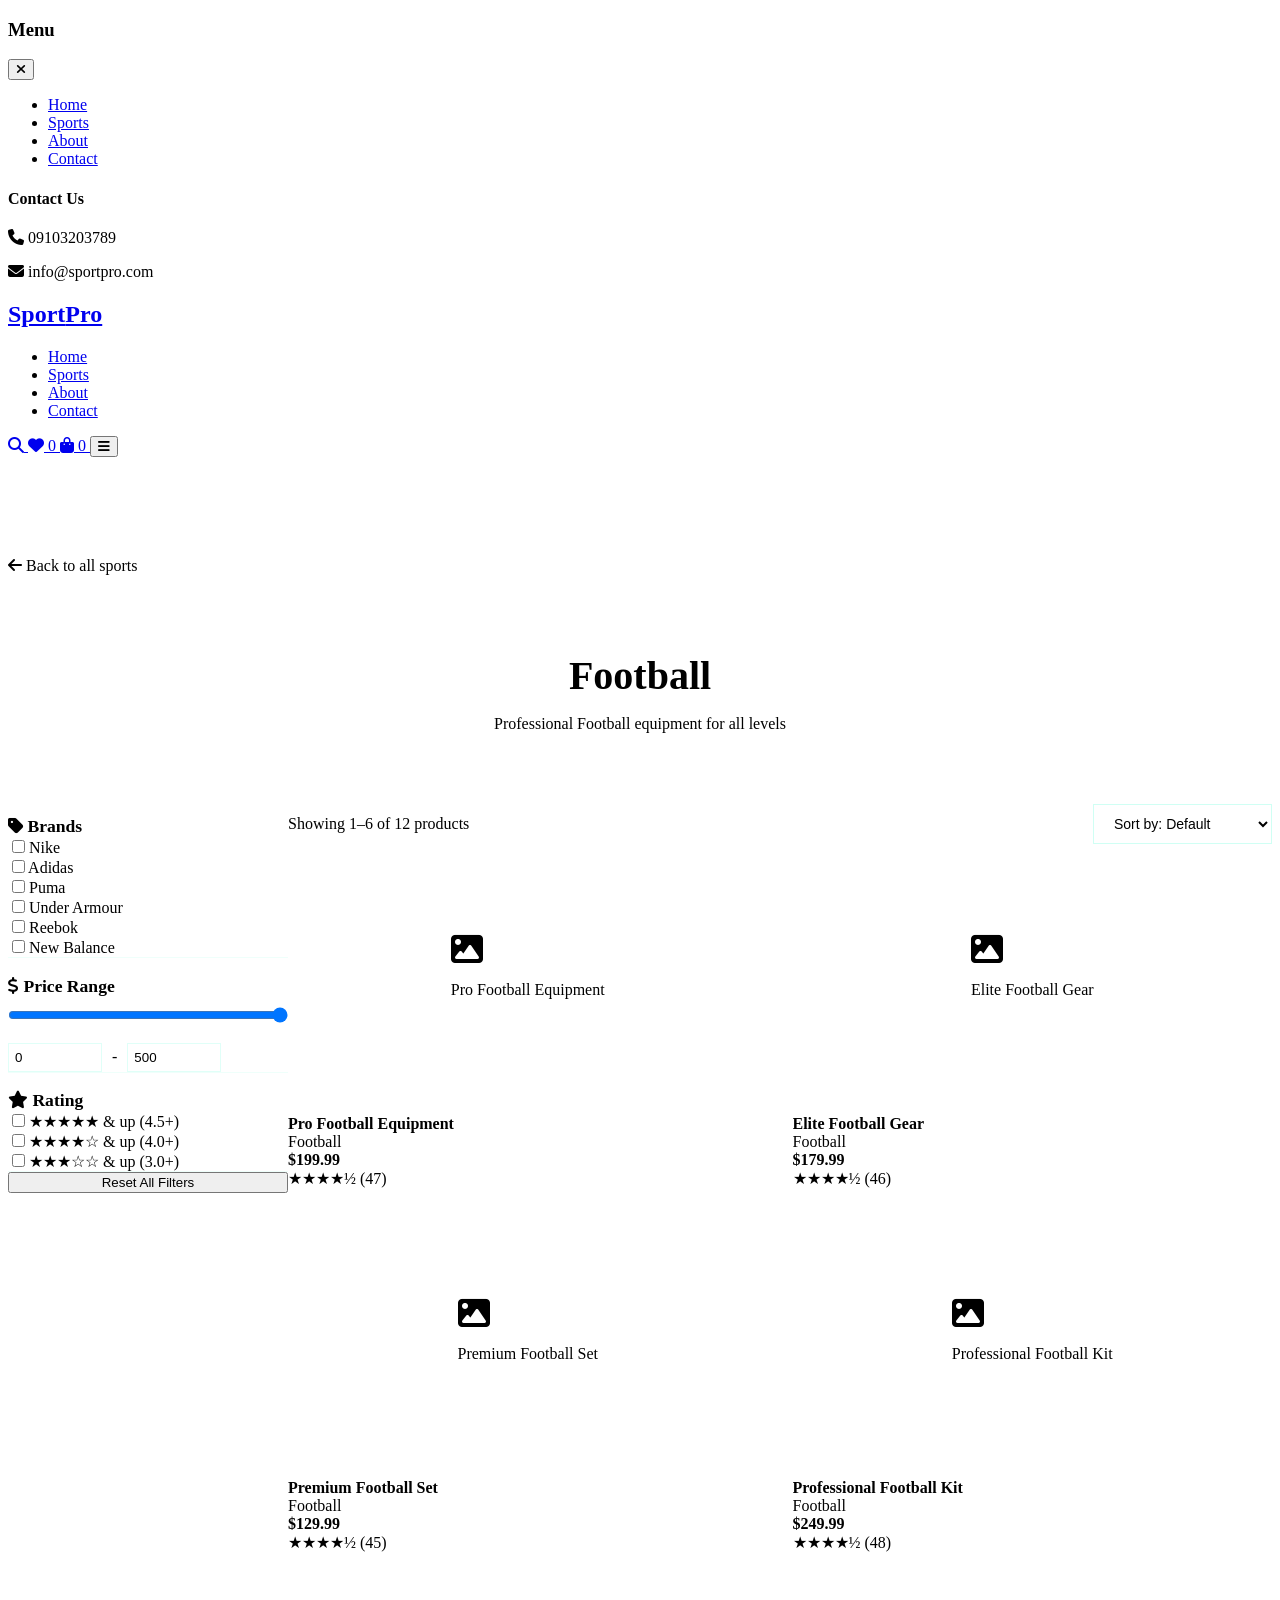
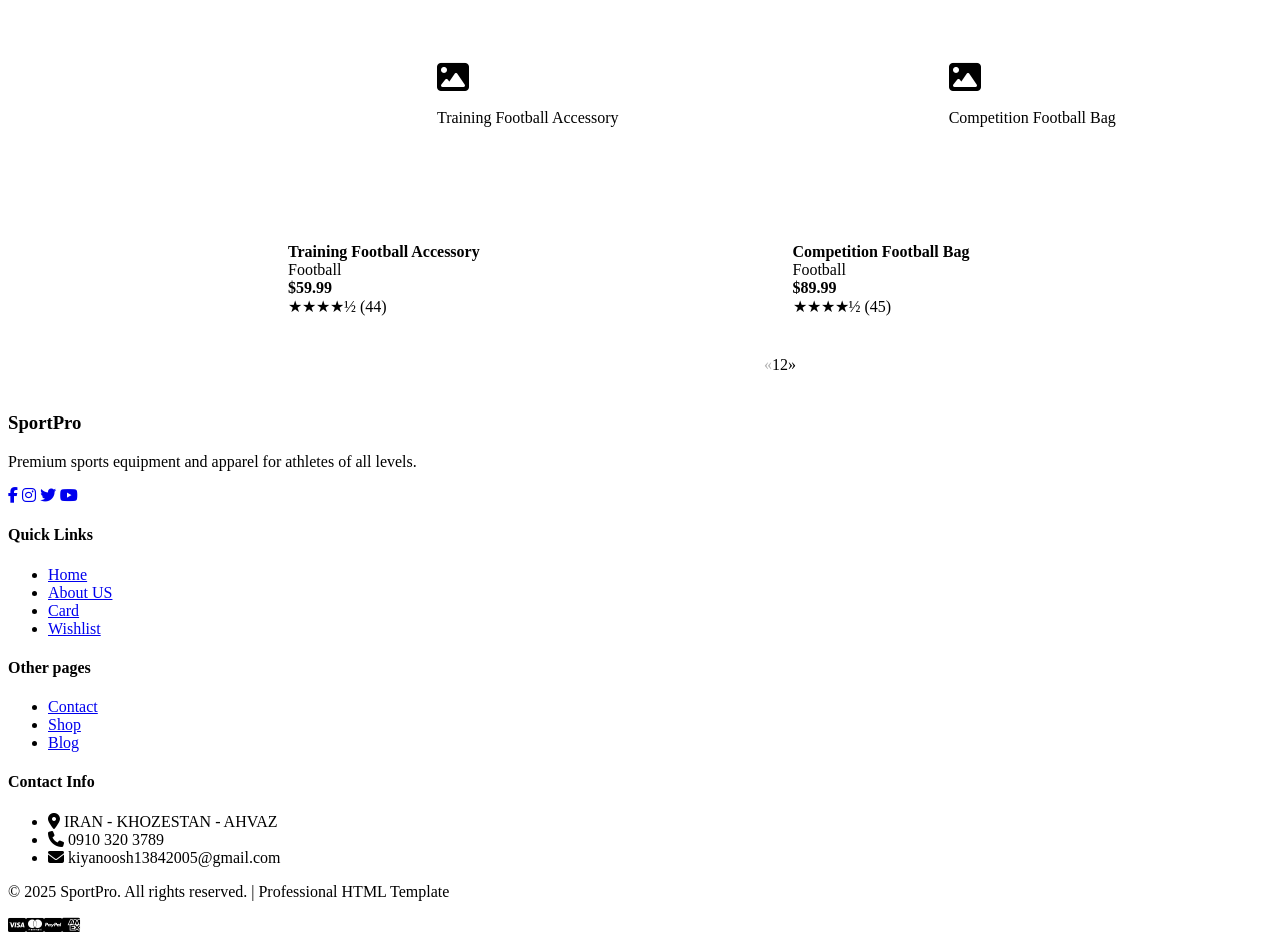
<file: template/pages/sport-products.html>
<!DOCTYPE html>
<html lang="en">
<head>
    <meta charset="UTF-8">
    <meta name="viewport" content="width=device-width, initial-scale=1.0, user-scalable=yes">
    <title>Sport Products | SportPro</title>
    
    <link rel="stylesheet" href="https://cdnjs.cloudflare.com/ajax/libs/font-awesome/6.5.1/css/all.min.css">
    <link rel="stylesheet" href="D:\boot\sports-shop-template\template\css\variables.css">
    <link rel="stylesheet" href="D:\boot\sports-shop-template\template\css\main.css">
    <link rel="stylesheet" href="D:\boot\sports-shop-template\template\css\components.css">
    <link rel="stylesheet" href="D:\boot\sports-shop-template\template\css\responsive.css">
    
    <style>
        .page-header { text-align: center; margin-bottom: 40px; padding: 20px 0 10px; }
        .page-header h1 { font-size: 2.5rem; margin-bottom: 10px; }
        .page-header p { color: var(--text-gray); }
        .back-link { display: inline-block; margin-bottom: 30px; color: var(--secondary); text-decoration: none; font-size: 1rem; transition: all 0.3s ease; }
        .back-link:hover { margin-right: 5px; color: var(--accent); }
        .shop-layout { display: grid; grid-template-columns: 280px 1fr; gap: var(--spacing-2xl); }
        .shop-sidebar { background: rgba(255, 255, 255, 0.03); padding: var(--spacing-xl); border-radius: var(--radius-lg); height: fit-content; }
        .filter-section { margin-bottom: var(--spacing-xl); padding-bottom: var(--spacing-lg); border-bottom: 1px solid rgba(100, 255, 218, 0.1); }
        .filter-section h3 { margin-bottom: var(--spacing-md); font-size: 1.1rem; }
        .filter-section label { display: block; margin-bottom: var(--spacing-sm); color: var(--text-gray); cursor: pointer; }
        .filter-section input[type="checkbox"] { margin-right: var(--spacing-sm); accent-color: var(--secondary); }
        .price-range input[type="range"] { width: 100%; margin: 10px 0; accent-color: var(--secondary); }
        .price-inputs { display: flex; gap: 10px; align-items: center; margin-top: 10px; }
        .price-inputs input { width: 80px; padding: 6px; background: var(--primary-light); border: 1px solid rgba(100, 255, 218, 0.2); border-radius: var(--radius-sm); color: var(--text-light); }
        .filter-reset { width: 100%; margin-top: var(--spacing-md); }
        .shop-toolbar { display: flex; justify-content: space-between; align-items: center; margin-bottom: var(--spacing-xl); flex-wrap: wrap; gap: var(--spacing-md); }
        .sort-select { background: var(--primary-light); border: 1px solid rgba(100, 255, 218, 0.3); padding: 10px 16px; border-radius: var(--radius-md); color: var(--text-light); font-size: 14px; cursor: pointer; outline: none; }
        .sort-select option { background: var(--primary-dark); color: var(--text-light); }
        .products-grid { display: grid; grid-template-columns: repeat(2, 1fr); gap: 25px; margin-bottom: 40px; }
        .product-card { background: rgba(255, 255, 255, 0.03); border-radius: var(--radius-lg); overflow: hidden; transition: var(--transition-normal); position: relative; }
        .product-card:hover { transform: translateY(-5px); background: rgba(100, 255, 218, 0.1); }
        .product-badge { position: absolute; top: var(--spacing-md); left: var(--spacing-md); background: var(--accent); color: white; padding: 4px 12px; border-radius: var(--radius-full); font-size: 0.8rem; z-index: 2; }
        .product-image { position: relative; height: 250px; overflow: hidden; }
        .product-image .image-placeholder { width: 100%; height: 100%; display: flex; align-items: center; justify-content: center; }
        .product-actions { position: absolute; bottom: -50px; left: 0; right: 0; display: flex; justify-content: center; gap: var(--spacing-sm); padding: var(--spacing-md); background: rgba(10, 25, 47, 0.9); transition: var(--transition-normal); }
        .product-card:hover .product-actions { bottom: 0; }
        .product-actions button { background: var(--secondary); border: none; width: 40px; height: 40px; border-radius: var(--radius-full); cursor: pointer; transition: var(--transition-normal); }
        .product-actions button:hover { transform: scale(1.1); background: var(--accent); }
        .product-info { padding: var(--spacing-md); }
        .product-info h3 { margin-bottom: var(--spacing-xs); font-size: 1rem; }
        .product-info h3 a { color: var(--text-white); text-decoration: none; cursor: pointer; }
        .product-category { color: var(--text-gray); font-size: var(--font-size-sm); margin-bottom: var(--spacing-sm); }
        .price { margin: var(--spacing-sm) 0; }
        .current-price { color: var(--secondary); font-size: var(--font-size-lg); font-weight: 600; }
        .rating { color: var(--warning); font-size: var(--font-size-sm); }
        .rating span { color: var(--text-gray); margin-left: var(--spacing-xs); }
        .pagination-wrapper { margin-top: 40px; margin-bottom: 20px; }
        .pagination { display: flex; justify-content: center; gap: var(--spacing-sm); }
        .pagination a { padding: var(--spacing-sm) var(--spacing-md); background: rgba(255, 255, 255, 0.05); color: var(--text-light); text-decoration: none; border-radius: var(--radius-md); transition: var(--transition-normal); }
        .pagination a:hover, .pagination a.active { background: var(--secondary); color: var(--primary-dark); }
        .pagination a.disabled { opacity: 0.3; pointer-events: none; }
        .no-products { text-align: center; padding: 80px 20px; background: rgba(255, 255, 255, 0.03); border-radius: var(--radius-lg); border: 2px dashed rgba(100, 255, 218, 0.3); }
        .no-products i { font-size: 4rem; color: var(--secondary); margin-bottom: 20px; opacity: 0.7; }
        .no-products h3 { font-size: 1.8rem; margin-bottom: 10px; color: var(--text-white); }
        .no-products p { color: var(--text-gray); margin-bottom: 20px; }
        .no-products .btn-reset { background: var(--secondary); color: var(--primary-dark); border: none; padding: 10px 30px; border-radius: var(--radius-full); cursor: pointer; font-weight: 600; transition: var(--transition-normal); }
        .no-products .btn-reset:hover { background: var(--accent); transform: scale(1.05); }
        @media (max-width: 1024px) { .products-grid { grid-template-columns: 1fr; } }
        @media (max-width: 768px) { .shop-layout { grid-template-columns: 1fr; } .shop-sidebar { order: 2; } }
    </style>
</head>
<body>

<div id="sidebar" class="sidebar">
    <div class="sidebar-header"><h3>Menu</h3><button id="closeSidebar" class="close-sidebar"><i class="fas fa-times"></i></button></div>
    <nav class="sidebar-nav"><ul><li><a href="index.html">Home</a></li><li><a href="shop.html">Sports</a></li><li><a href="about.html">About</a></li><li><a href="contact.html">Contact</a></li></ul></nav>
    <div class="sidebar-contact"><h4>Contact Us</h4><p><i class="fas fa-phone"></i> 09103203789</p><p><i class="fas fa-envelope"></i> info@sportpro.com</p></div>
</div>
<div id="overlay" class="overlay"></div>

<header class="main-header">
    <div class="container">
        <div class="header-wrapper">
            <div class="logo"><a href="index.html"><h2>Sport<span>Pro</span></h2></a></div>
            <nav class="desktop-nav"><ul><li><a href="index.html">Home</a></li><li><a href="shop.html" class="active">Sports</a></li><li><a href="about.html">About</a></li><li><a href="contact.html">Contact</a></li></ul></nav>
            <div class="header-icons">
                <a href="#" class="icon-btn" id="searchBtn">
                    <i class="fas fa-search"></i>
                </a>
                <a href="wishlist.html" class="icon-btn" style="position: relative;">
                    <i class="fas fa-heart"></i>
                    <span class="wishlist-count">0</span>
                </a>
                <a href="cart.html" class="icon-btn" style="position: relative;">
                    <i class="fas fa-shopping-bag"></i>
                    <span class="cart-count">0</span>
                </a>
                <button id="openSidebar" class="icon-btn menu-btn">
                    <i class="fas fa-bars"></i>
                </button>
            </div>
        </div>
    </div>
</header>



<main style="margin-top: 100px; min-height: calc(100vh - 500px);">
    <div class="container">
        <a href="shop.html" class="back-link"><i class="fas fa-arrow-left"></i> Back to all sports</a>
        <div class="page-header" id="pageHeader"><h1 id="sportName">Loading...</h1><p id="sportDesc">Professional equipment for your sport</p></div>
        <div class="shop-layout">
            <aside class="shop-sidebar">
                <div class="filter-section"><h3><i class="fas fa-tag"></i> Brands</h3>
                    <label><input type="checkbox" class="brand-filter" value="nike"> Nike</label>
                    <label><input type="checkbox" class="brand-filter" value="adidas"> Adidas</label>
                    <label><input type="checkbox" class="brand-filter" value="puma"> Puma</label>
                    <label><input type="checkbox" class="brand-filter" value="underarmour"> Under Armour</label>
                    <label><input type="checkbox" class="brand-filter" value="reebok"> Reebok</label>
                    <label><input type="checkbox" class="brand-filter" value="newbalance"> New Balance</label>
                </div>
                <div class="filter-section"><h3><i class="fas fa-dollar-sign"></i> Price Range</h3>
                    <div class="price-range"><input type="range" id="priceSlider" min="0" max="500" value="500"><div class="price-inputs"><input type="number" id="minPrice" placeholder="Min" value="0"><span>-</span><input type="number" id="maxPrice" placeholder="Max" value="500"></div></div>
                </div>
                <div class="filter-section"><h3><i class="fas fa-star"></i> Rating</h3>
                    <label><input type="checkbox" class="rating-filter" value="4.5"> ★★★★★ & up (4.5+)</label>
                    <label><input type="checkbox" class="rating-filter" value="4"> ★★★★☆ & up (4.0+)</label>
                    <label><input type="checkbox" class="rating-filter" value="3"> ★★★☆☆ & up (3.0+)</label>
                </div>
                <button class="btn-secondary filter-reset" id="resetFilters">Reset All Filters</button>
            </aside>
            <div class="shop-products">
                <div class="shop-toolbar"><p id="productsCount">Showing products</p><select id="sortSelect" class="sort-select"><option value="default">Sort by: Default</option><option value="price-low">Price: Low to High</option><option value="price-high">Price: High to Low</option><option value="rating">Sort by: Best Rating</option></select></div>
                <div class="products-grid" id="productsGrid"></div>
                <div class="pagination-wrapper"><div class="pagination" id="pagination"></div></div>
            </div>
        </div>
    </div>
</main>

<footer class="main-footer">
    <div class="container">
        <div class="footer-grid">
            <div class="footer-col">
                <h3>Sport<span>Pro</span></h3>
                <p>Premium sports equipment and apparel for athletes of all levels.</p>
                <div class="social-links">
                    <a href="#"><i class="fab fa-facebook-f"></i></a>
                    <a href="#"><i class="fab fa-instagram"></i></a>
                    <a href="#"><i class="fab fa-twitter"></i></a>
                    <a href="#"><i class="fab fa-youtube"></i></a>
                </div>
            </div>
            
            <div class="footer-col">
                <h4>Quick Links</h4>
                <ul>
                    <li><a href="D:\boot\sports-shop-template\template\pages\home.html">Home</a></li>
                    <li><a href="D:\boot\sports-shop-template\template\pages\about.html">About US</a></li>
                    <li><a href="D:\boot\sports-shop-template\template\pages\cart.html">Card</a></li>
                    <li><a href="D:\boot\sports-shop-template\template\pages\wishlist.html">Wishlist</a></li>
                </ul>
            </div>
            
            <div class="footer-col">
                <h4>Other pages</h4>
                <ul>
                    <li><a href="D:\boot\sports-shop-template\template\pages\contact.html">Contact</a></li>
                    <li><a href="D:\boot\sports-shop-template\template\pages\shop.html">Shop</a></li>
                    <li><a href="D:\boot\sports-shop-template\template\pages\blog.html">Blog</a></li>

                </ul>
            </div>
            
            <div class="footer-col">
                <h4>Contact Info</h4>
                <ul class="contact-info">
                    <li><i class="fas fa-map-marker-alt"></i> IRAN - KHOZESTAN - AHVAZ</li>
                    <li><i class="fas fa-phone"></i> 0910 320 3789</li>
                    <li><i class="fas fa-envelope"></i> kiyanoosh13842005@gmail.com</li>
                </ul>
            </div>
        </div>
        <div class="footer-bottom"><p>&copy; 2025 SportPro. All rights reserved. | Professional HTML Template</p><div class="payment-methods"><i class="fab fa-cc-visa"></i><i class="fab fa-cc-mastercard"></i><i class="fab fa-cc-paypal"></i><i class="fab fa-cc-amex"></i></div></div>
    </div>
</footer>

<script src="D:\boot\sports-shop-template\template\js\main.js"></script>
<script src="D:\boot\sports-shop-template\template\js\cart.js"></script>

<script>
    const urlParams = new URLSearchParams(window.location.search);
    const sportSlug = urlParams.get('sport');
    
   
    const allSports = [
    "football", "basketball", "tennis", "volleyball", "table-tennis", "badminton", "baseball", "american-football",
    "field-hockey", "lacrosse", "handball", "billiards", "bowling", "golf", "disc-golf", "padel", "squash",
    "racquetball", "karate", "boxing", "taekwondo", "wrestling", "judo", "jiu-jitsu", "fencing", "kungfu",
    "muay-thai", "swimming", "water-polo", "surfing", "bodyboarding", "kayaking", "rowing", "diving",
    "synchro", "jetski", "fishing", "snorkeling", "running", "cycling", "mtb", "yoga", "gym", "gymnastics",
    "pilates", "weightlifting", "calisthenics", "crossfit", "hiking", "climbing", "camping", "skiing",
    "snowboarding", "ice-skating", "ice-hockey", "curling", "sledding", "cricket", "rugby", "softball",
    "beach-volleyball", "motocross", "motorsport", "paragliding", "skydiving", "archery", "darts", "chess",
    "board-games", "esports", "wheelchair", "kite", "juggling", "skateboarding", "roller-skating", "scooter", "track-field"
    ];
    
    const sportNames = {
    football: "Football", basketball: "Basketball", tennis: "Tennis", volleyball: "Volleyball", "table-tennis": "Table Tennis",
    badminton: "Badminton", baseball: "Baseball", "american-football": "American Football", "field-hockey": "Field Hockey",
    lacrosse: "Lacrosse", handball: "Handball", billiards: "Billiards", bowling: "Bowling", golf: "Golf", "disc-golf": "Disc Golf",
    padel: "Padel", squash: "Squash", racquetball: "Racquetball", karate: "Karate", boxing: "Boxing", taekwondo: "Taekwondo",
    wrestling: "Wrestling", judo: "Judo", "jiu-jitsu": "Jiu-Jitsu", fencing: "Fencing", kungfu: "Kung Fu", "muay-thai": "Muay Thai",
    swimming: "Swimming", "water-polo": "Water Polo", surfing: "Surfing", bodyboarding: "Bodyboarding", kayaking: "Kayaking",
    rowing: "Rowing", diving: "Scuba Diving", synchro: "Synchronized Swimming", jetski: "Jet Ski", fishing: "Fishing",
    snorkeling: "Snorkeling", running: "Running", cycling: "Cycling", mtb: "Mountain Biking", yoga: "Yoga", gym: "Gym & Fitness",
    gymnastics: "Gymnastics", pilates: "Pilates", weightlifting: "Weightlifting", calisthenics: "Calisthenics", crossfit: "CrossFit",
    hiking: "Hiking", climbing: "Rock Climbing", camping: "Camping", skiing: "Skiing", snowboarding: "Snowboarding",
    "ice-skating": "Ice Skating", "ice-hockey": "Ice Hockey", curling: "Curling", sledding: "Sledding", cricket: "Cricket",
    rugby: "Rugby", softball: "Softball", "beach-volleyball": "Beach Volleyball", motocross: "Motocross", motorsport: "Motorsport",
    paragliding: "Paragliding", skydiving: "Skydiving", archery: "Archery", darts: "Darts", chess: "Chess", "board-games": "Board Games",
    esports: "Esports", wheelchair: "Wheelchair Sports", kite: "Kite Flying", juggling: "Juggling", skateboarding: "Skateboarding",
    "roller-skating": "Roller Skating", scooter: "Scooter", "track-field": "Track & Field"
};
    
    const currentSport = allSports.includes(sportSlug) ? sportSlug : "football";
    const sportDisplayName = sportNames[currentSport] || "Sports";
    const sportIndex = allSports.indexOf(currentSport);
    
    document.getElementById("sportName").innerHTML = sportDisplayName;
    document.getElementById("sportDesc").innerHTML = `Professional ${sportDisplayName} equipment for all levels`;
    
    
    const categories = ["Pro", "Elite", "Premium", "Professional", "Training", "Competition"];
    const types = ["Equipment", "Gear", "Set", "Kit", "Accessory", "Bag", "Shoes", "Clothing", "Gloves", "Protective Gear", "Training Mat", "Water Bottle"];
    const brands = ["nike", "adidas", "puma", "underarmour", "reebok", "newbalance"];
    const prices = [199.99, 179.99, 129.99, 249.99, 59.99, 89.99, 79.99, 69.99, 24.99, 29.99, 39.99, 19.99];
    const ratings = [4.7, 4.6, 4.5, 4.8, 4.4, 4.5, 4.6, 4.5, 4.3, 4.4, 4.7, 4.2];
    
    const products = [];
    for (let i = 0; i < 12; i++) {
        const productId = (sportIndex * 12) + i + 1;
        products.push({
            id: productId,
            name: `${categories[i % categories.length]} ${sportDisplayName} ${types[i % types.length]}`,
            category: currentSport,
            brand: brands[i % brands.length],
            price: prices[i % prices.length],
            rating: ratings[i % ratings.length],
            badge: i === 0 ? "Premium" : i === 2 ? "Sale" : i === 5 ? "New" : ""
        });
    }
    
    let currentBrands = [];
    let currentRating = 0;
    let maxPrice = 500;
    let currentSort = "default";
    let currentPage = 1;
    const itemsPerPage = 6;
    
    function filterProducts() {
        let filtered = [...products];
        if (currentBrands.length > 0) filtered = filtered.filter(p => currentBrands.includes(p.brand));
        filtered = filtered.filter(p => p.price <= maxPrice);
        if (currentRating > 0) filtered = filtered.filter(p => p.rating >= currentRating);
        if (currentSort === "price-low") filtered.sort((a, b) => a.price - b.price);
        else if (currentSort === "price-high") filtered.sort((a, b) => b.price - a.price);
        else if (currentSort === "rating") filtered.sort((a, b) => b.rating - a.rating);
        return filtered;
    }
    
    function renderProducts() {
        const filtered = filterProducts();
        const totalPages = Math.ceil(filtered.length / itemsPerPage);
        const start = (currentPage - 1) * itemsPerPage;
        const paginated = filtered.slice(start, start + itemsPerPage);
        
        document.getElementById("productsCount").innerHTML = `Showing ${start + 1}–${Math.min(start + itemsPerPage, filtered.length)} of ${filtered.length} products`;
        const grid = document.getElementById("productsGrid");
        
        if (filtered.length === 0) {
            grid.innerHTML = `<div class="no-products" style="grid-column: 1/-1;"><i class="fas fa-search"></i><h3>No Products Found</h3><p>Try adjusting your filters.</p><button class="btn-reset" id="resetFromEmpty">Browse All Products</button></div>`;
            document.getElementById("resetFromEmpty")?.addEventListener("click", () => document.getElementById("resetFilters").click());
            document.getElementById("pagination").innerHTML = '';
            return;
        }
        
        grid.innerHTML = paginated.map(p => `
            <div class="product-card">
                ${p.badge ? `<div class="product-badge">${p.badge}</div>` : ''}
                <div class="product-image">
                    <div class="image-placeholder product-bg">
                        <div class="placeholder-content">
                            <i class="fas fa-image fa-2x"></i>
                            <p>${p.name}</p>
                        </div>
                    </div>
                    <div class="product-actions">
                        <button class="quick-view" onclick="window.location.href='product-detail.html?id=${p.id}'"><i class="fas fa-eye"></i></button>
                        <button class="add-wishlist" data-id="${p.id}"><i class="far fa-heart"></i></button>
                    </div>
                </div>
                <div class="product-info">
                    <h3><a href="product-detail.html?id=${p.id}" style="color: var(--text-white); text-decoration: none;">${p.name}</a></h3>
                    <div class="product-category">${sportDisplayName}</div>
                    <div class="price"><span class="current-price">$${p.price.toFixed(2)}</span></div>
                    <div class="rating">${'★'.repeat(Math.floor(p.rating))}${p.rating % 1 ? '½' : ''}${'☆'.repeat(5 - Math.ceil(p.rating))} <span>(${Math.floor(p.rating * 10)})</span></div>
                </div>
            </div>
        `).join('');
        
        renderPagination(totalPages);
    }
    
    function renderPagination(totalPages) {
        const pagination = document.getElementById("pagination");
        if (totalPages <= 1) { pagination.innerHTML = ''; return; }
        let html = `<a href="#" data-page="${currentPage - 1}" class="${currentPage === 1 ? 'disabled' : ''}">«</a>`;
        for (let i = 1; i <= Math.min(totalPages, 5); i++) html += `<a href="#" data-page="${i}" class="${currentPage === i ? 'active' : ''}">${i}</a>`;
        if (totalPages > 5) html += `<span>...</span><a href="#" data-page="${totalPages}">${totalPages}</a>`;
        html += `<a href="#" data-page="${currentPage + 1}" class="${currentPage === totalPages ? 'disabled' : ''}">»</a>`;
        pagination.innerHTML = html;
        pagination.querySelectorAll("a[data-page]").forEach(link => {
            link.addEventListener("click", (e) => {
                e.preventDefault();
                let page = parseInt(link.dataset.page);
                if (page >= 1 && page <= totalPages) { currentPage = page; renderProducts(); }
            });
        });
    }
    
    document.querySelectorAll(".brand-filter").forEach(cb => {
        cb.addEventListener("change", () => {
            currentBrands = Array.from(document.querySelectorAll(".brand-filter:checked")).map(cb => cb.value);
            currentPage = 1; renderProducts();
        });
    });
    
    document.querySelectorAll(".rating-filter").forEach(cb => {
        cb.addEventListener("change", () => {
            const checked = Array.from(document.querySelectorAll(".rating-filter:checked"));
            currentRating = checked.length ? Math.min(...checked.map(cb => parseFloat(cb.value))) : 0;
            currentPage = 1; renderProducts();
        });
    });
    
    document.getElementById("priceSlider").addEventListener("input", (e) => {
        maxPrice = parseInt(e.target.value);
        document.getElementById("maxPrice").value = maxPrice;
        currentPage = 1; renderProducts();
    });
    
    document.getElementById("maxPrice").addEventListener("change", (e) => {
        maxPrice = parseInt(e.target.value) || 500;
        document.getElementById("priceSlider").value = maxPrice;
        currentPage = 1; renderProducts();
    });
    
    document.getElementById("sortSelect").addEventListener("change", (e) => {
        currentSort = e.target.value;
        currentPage = 1; renderProducts();
    });
    
    document.getElementById("resetFilters").addEventListener("click", () => {
        currentBrands = [];
        currentRating = 0;
        maxPrice = 500;
        currentSort = "default";
        currentPage = 1;
        document.querySelectorAll(".brand-filter").forEach(cb => cb.checked = false);
        document.querySelectorAll(".rating-filter").forEach(cb => cb.checked = false);
        document.getElementById("priceSlider").value = 500;
        document.getElementById("maxPrice").value = 500;
        document.getElementById("sortSelect").value = "default";
        renderProducts();
    });
    
    renderProducts();
</script>
</body>
</html>
</file>
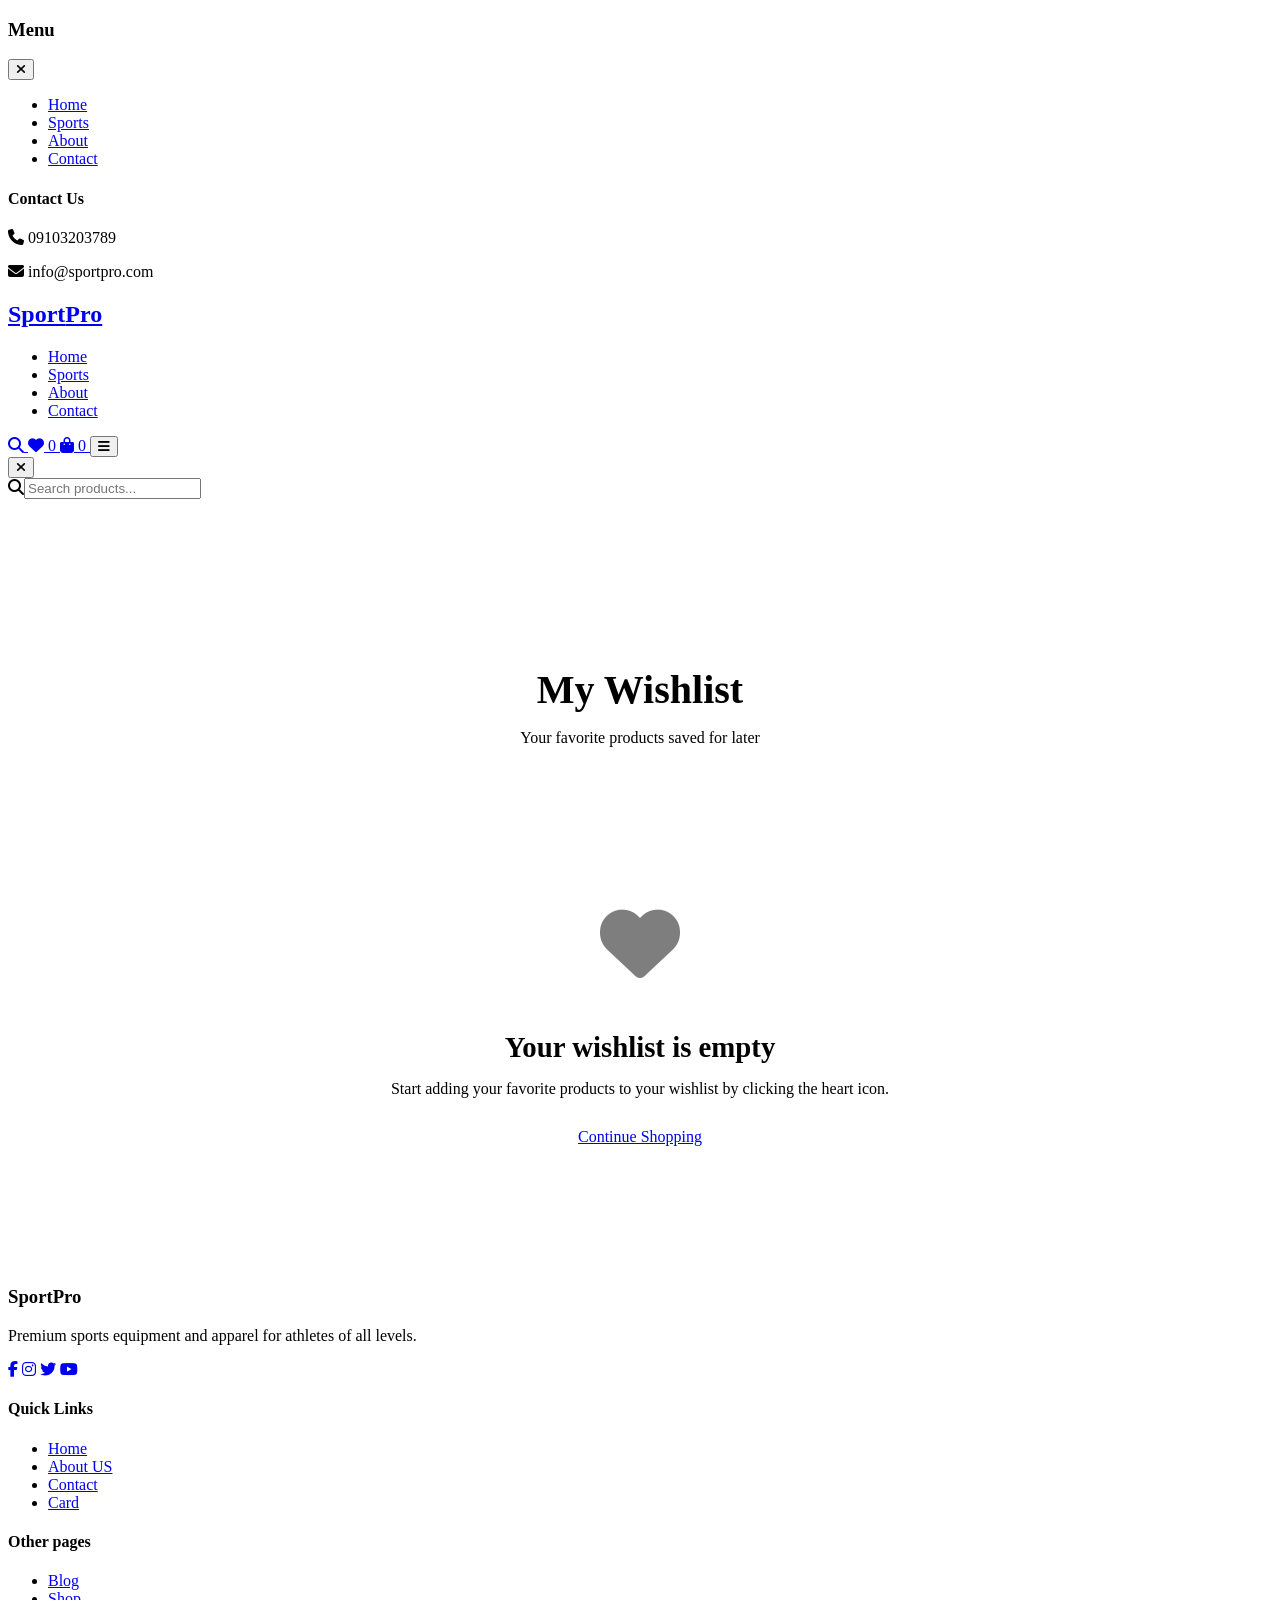
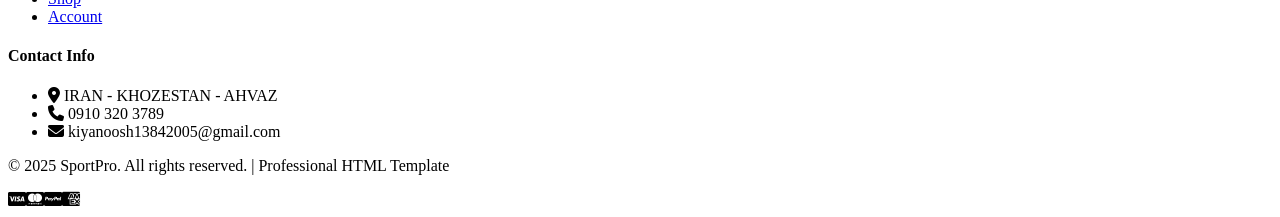
<file: template/pages/wishlist.html>
<!DOCTYPE html>
<html lang="en">
<head>
    <meta charset="UTF-8">
    <meta name="viewport" content="width=device-width, initial-scale=1.0, user-scalable=yes">
    <title>Wishlist | SportPro</title>
    
    <link rel="stylesheet" href="https://cdnjs.cloudflare.com/ajax/libs/font-awesome/6.5.1/css/all.min.css">
    <link rel="stylesheet" href="D:\boot\sports-shop-template\template\css\variables.css">
    <link rel="stylesheet" href="D:\boot\sports-shop-template\template\css\main.css">
    <link rel="stylesheet" href="D:\boot\sports-shop-template\template\css\components.css">
    <link rel="stylesheet" href="D:\boot\sports-shop-template\template\css\responsive.css">
    
    <style>
        .wishlist-header {
            text-align: center;
            margin-bottom: 40px;
            padding: 40px 0 20px;
        }
        .wishlist-header h1 {
            font-size: 2.5rem;
            margin-bottom: 10px;
        }
        .wishlist-header p {
            color: var(--text-gray);
        }
        
        .wishlist-grid {
            display: grid;
            grid-template-columns: repeat(4, 1fr);
            gap: 30px;
            margin-bottom: 60px;
        }
        
        .wishlist-card {
            background: rgba(255,255,255,0.03);
            border-radius: var(--radius-lg);
            overflow: hidden;
            transition: var(--transition-normal);
            position: relative;
        }
        .wishlist-card:hover {
            transform: translateY(-5px);
            background: rgba(100,255,218,0.1);
        }
        .wishlist-remove {
            position: absolute;
            top: 15px;
            right: 15px;
            background: rgba(239,68,68,0.2);
            border: none;
            color: #EF4444;
            width: 35px;
            height: 35px;
            border-radius: 50%;
            cursor: pointer;
            transition: var(--transition-normal);
            z-index: 2;
        }
        .wishlist-remove:hover {
            background: #EF4444;
            color: white;
        }
        .wishlist-image {
            height: 220px;
            background: rgba(255,255,255,0.02);
            display: flex;
            align-items: center;
            justify-content: center;
        }
        .wishlist-image i {
            font-size: 3rem;
            color: var(--text-gray);
            opacity: 0.5;
        }
        .wishlist-info {
            padding: 18px;
            text-align: center;
        }
        .wishlist-info h4 {
            font-size: 0.95rem;
            margin-bottom: 5px;
        }
        .wishlist-info h4 a {
            color: var(--text-white);
            text-decoration: none;
        }
        .wishlist-info .wishlist-price {
            color: var(--secondary);
            font-weight: 600;
            margin-bottom: 10px;
        }
        .wishlist-add {
            background: var(--secondary);
            color: var(--primary-dark);
            border: none;
            padding: 8px 20px;
            border-radius: var(--radius-full);
            font-weight: 600;
            cursor: pointer;
            transition: var(--transition-normal);
            width: 100%;
        }
        .wishlist-add:hover {
            transform: scale(1.02);
        }
        
        .empty-wishlist {
            text-align: center;
            padding: 80px 20px;
            background: rgba(255,255,255,0.03);
            border-radius: var(--radius-lg);
        }
        .empty-wishlist i {
            font-size: 5rem;
            color: var(--text-gray);
            opacity: 0.5;
            margin-bottom: 20px;
        }
        .empty-wishlist h3 {
            font-size: 1.8rem;
            margin-bottom: 10px;
        }
        .empty-wishlist p {
            color: var(--text-gray);
            margin-bottom: 30px;
        }
        
        @media (max-width: 992px) {
            .wishlist-grid { grid-template-columns: repeat(3, 1fr); }
        }
        @media (max-width: 768px) {
            .wishlist-grid { grid-template-columns: repeat(2, 1fr); }
        }
        @media (max-width: 480px) {
            .wishlist-grid { grid-template-columns: 1fr; }
        }
    </style>
</head>
<body>

<div id="sidebar" class="sidebar">
    <div class="sidebar-header"><h3>Menu</h3><button id="closeSidebar" class="close-sidebar"><i class="fas fa-times"></i></button></div>
    <nav class="sidebar-nav"><ul><li><a href="index.html">Home</a></li><li><a href="shop.html">Sports</a></li><li><a href="about.html">About</a></li><li><a href="contact.html">Contact</a></li></ul></nav>
    <div class="sidebar-contact"><h4>Contact Us</h4><p><i class="fas fa-phone"></i> 09103203789</p><p><i class="fas fa-envelope"></i> info@sportpro.com</p></div>
</div>
<div id="overlay" class="overlay"></div>

<header class="main-header">
    <div class="container">
        <div class="header-wrapper">
            <div class="logo"><a href="index.html"><h2>Sport<span>Pro</span></h2></a></div>
            <nav class="desktop-nav"><ul><li><a href="index.html">Home</a></li><li><a href="shop.html">Sports</a></li><li><a href="about.html">About</a></li><li><a href="contact.html">Contact</a></li></ul></nav>
            <div class="header-icons">
                <a href="#" class="icon-btn" id="searchBtn">
                    <i class="fas fa-search"></i>
                </a>
                <a href="wishlist.html" class="icon-btn" style="position: relative;">
                    <i class="fas fa-heart"></i>
                    <span class="wishlist-count">0</span>
                </a>
                <a href="cart.html" class="icon-btn" style="position: relative;">
                    <i class="fas fa-shopping-bag"></i>
                    <span class="cart-count">0</span>
                </a>
                <button id="openSidebar" class="icon-btn menu-btn">
                    <i class="fas fa-bars"></i>
                </button>
            </div>
        </div>
    </div>
</header>

<div id="searchModal" class="search-modal"><div class="search-modal-content"><button id="closeSearch" class="close-search"><i class="fas fa-times"></i></button><div class="search-container"><i class="fas fa-search search-icon"></i><input type="text" placeholder="Search products..." id="searchInput"></div><div class="search-results" id="searchResults"></div></div></div>

<main style="margin-top: 100px;">
    <div class="container">
        <div class="wishlist-header">
            <h1>My Wishlist</h1>
            <p>Your favorite products saved for later</p>
        </div>
        
        <div class="wishlist-grid" id="wishlistGrid"></div>
    </div>
</main>

<footer class="main-footer">
    <div class="container">
        <div class="footer-grid">
            <div class="footer-col">
                <h3>Sport<span>Pro</span></h3>
                <p>Premium sports equipment and apparel for athletes of all levels.</p>
                <div class="social-links">
                    <a href="#"><i class="fab fa-facebook-f"></i></a>
                    <a href="#"><i class="fab fa-instagram"></i></a>
                    <a href="#"><i class="fab fa-twitter"></i></a>
                    <a href="#"><i class="fab fa-youtube"></i></a>
                </div>
            </div>
            
            <div class="footer-col">
                <h4>Quick Links</h4>
                <ul>
                    <li><a href="D:\boot\sports-shop-template\template\pages\home.html">Home</a></li>
                    <li><a href="D:\boot\sports-shop-template\template\pages\about.html">About US</a></li>
                    <li><a href="D:\boot\sports-shop-template\template\pages\contact.html">Contact</a></li>
                    <li><a href="D:\boot\sports-shop-template\template\pages\cart.html">Card</a></li>
                </ul>
            </div>
            
            <div class="footer-col">
                <h4>Other pages</h4>
                <ul>
                    <li><a href="D:\boot\sports-shop-template\template\pages\blog.html">Blog</a></li>
                    <li><a href="D:\boot\sports-shop-template\template\pages\shop.html">Shop</a></li>
                    <li><a href="D:\boot\sports-shop-template\template\pages\account.html">Account</a></li>

                </ul>
            </div>
            
            <div class="footer-col">
                <h4>Contact Info</h4>
                <ul class="contact-info">
                    <li><i class="fas fa-map-marker-alt"></i> IRAN - KHOZESTAN - AHVAZ</li>
                    <li><i class="fas fa-phone"></i> 0910 320 3789</li>
                    <li><i class="fas fa-envelope"></i> kiyanoosh13842005@gmail.com</li>
                </ul>
            </div>
        </div>
        <div class="footer-bottom"><p>&copy; 2025 SportPro. All rights reserved. | Professional HTML Template</p><div class="payment-methods"><i class="fab fa-cc-visa"></i><i class="fab fa-cc-mastercard"></i><i class="fab fa-cc-paypal"></i><i class="fab fa-cc-amex"></i></div></div>
    </div>
</footer>

<script src="D:\boot\sports-shop-template\template\js\main.js"></script>
<script src="D:\boot\sports-shop-template\template\js\cart.js"></script>

<script>
    const WISHLIST_KEY = 'sportpro_wishlist';
    
    function loadWishlist() {
        const saved = localStorage.getItem(WISHLIST_KEY);
        return saved ? JSON.parse(saved) : [];
    }
    
    function saveWishlist(wishlist) {
        localStorage.setItem(WISHLIST_KEY, JSON.stringify(wishlist));
        updateWishlistCount();
    }
    
    function updateWishlistCount() {
        const wishlist = loadWishlist();
        document.querySelectorAll('.wishlist-count').forEach(el => {
            if (el) el.textContent = wishlist.length;
        });
    }
    
    function removeFromWishlist(id) {
        let wishlist = loadWishlist();
        wishlist = wishlist.filter(item => item.id != id);
        saveWishlist(wishlist);
        renderWishlist();
    }
    
    function addToCartFromWishlist(id, name, price) {
        let cart = JSON.parse(localStorage.getItem('sportpro_cart')) || [];
        const existing = cart.find(item => item.id == id);
        if (existing) {
            existing.quantity += 1;
        } else {
            cart.push({ id: id, name: name, price: price, quantity: 1 });
        }
        localStorage.setItem('sportpro_cart', JSON.stringify(cart));
        
        // بروزرسانی تعداد سبد خرید
        const total = cart.reduce((s, i) => s + i.quantity, 0);
        document.querySelectorAll('.cart-count').forEach(el => { if (el) el.textContent = total; });
        
        showNotification(`Added ${name} to cart!`);
    }
    
    function showNotification(message) {
        const n = document.createElement('div');
        n.innerHTML = `<i class="fas fa-check-circle"></i> ${message}`;
        n.style.cssText = `position:fixed;bottom:20px;right:20px;background:#10B981;color:white;padding:12px 24px;border-radius:8px;z-index:10000;animation:slideInRight 0.3s ease;`;
        document.body.appendChild(n);
        setTimeout(() => n.remove(), 3000);
    }
    
    function renderWishlist() {
        const wishlist = loadWishlist();
        const grid = document.getElementById('wishlistGrid');
        
        if (wishlist.length === 0) {
            grid.innerHTML = `
                <div class="empty-wishlist" style="grid-column: 1/-1;">
                    <i class="fas fa-heart"></i>
                    <h3>Your wishlist is empty</h3>
                    <p>Start adding your favorite products to your wishlist by clicking the heart icon.</p>
                    <a href="shop.html" class="btn-primary">Continue Shopping</a>
                </div>
            `;
            return;
        }
        
        grid.innerHTML = wishlist.map(item => `
            <div class="wishlist-card">
                <button class="wishlist-remove" onclick="removeFromWishlist(${item.id})"><i class="fas fa-times"></i></button>
                <div class="wishlist-image"><i class="fas fa-image"></i></div>
                <div class="wishlist-info">
                    <h4><a href="product-detail.html?id=${item.id}">${item.name}</a></h4>
                    <div class="wishlist-price">$${item.price.toFixed(2)}</div>
                    <button class="wishlist-add" onclick="addToCartFromWishlist(${item.id}, '${item.name}', ${item.price})">Add to Cart</button>
                </div>
            </div>
        `).join('');
    }
    
    updateWishlistCount();
    renderWishlist();
</script>
</body>
</html>
</file>
